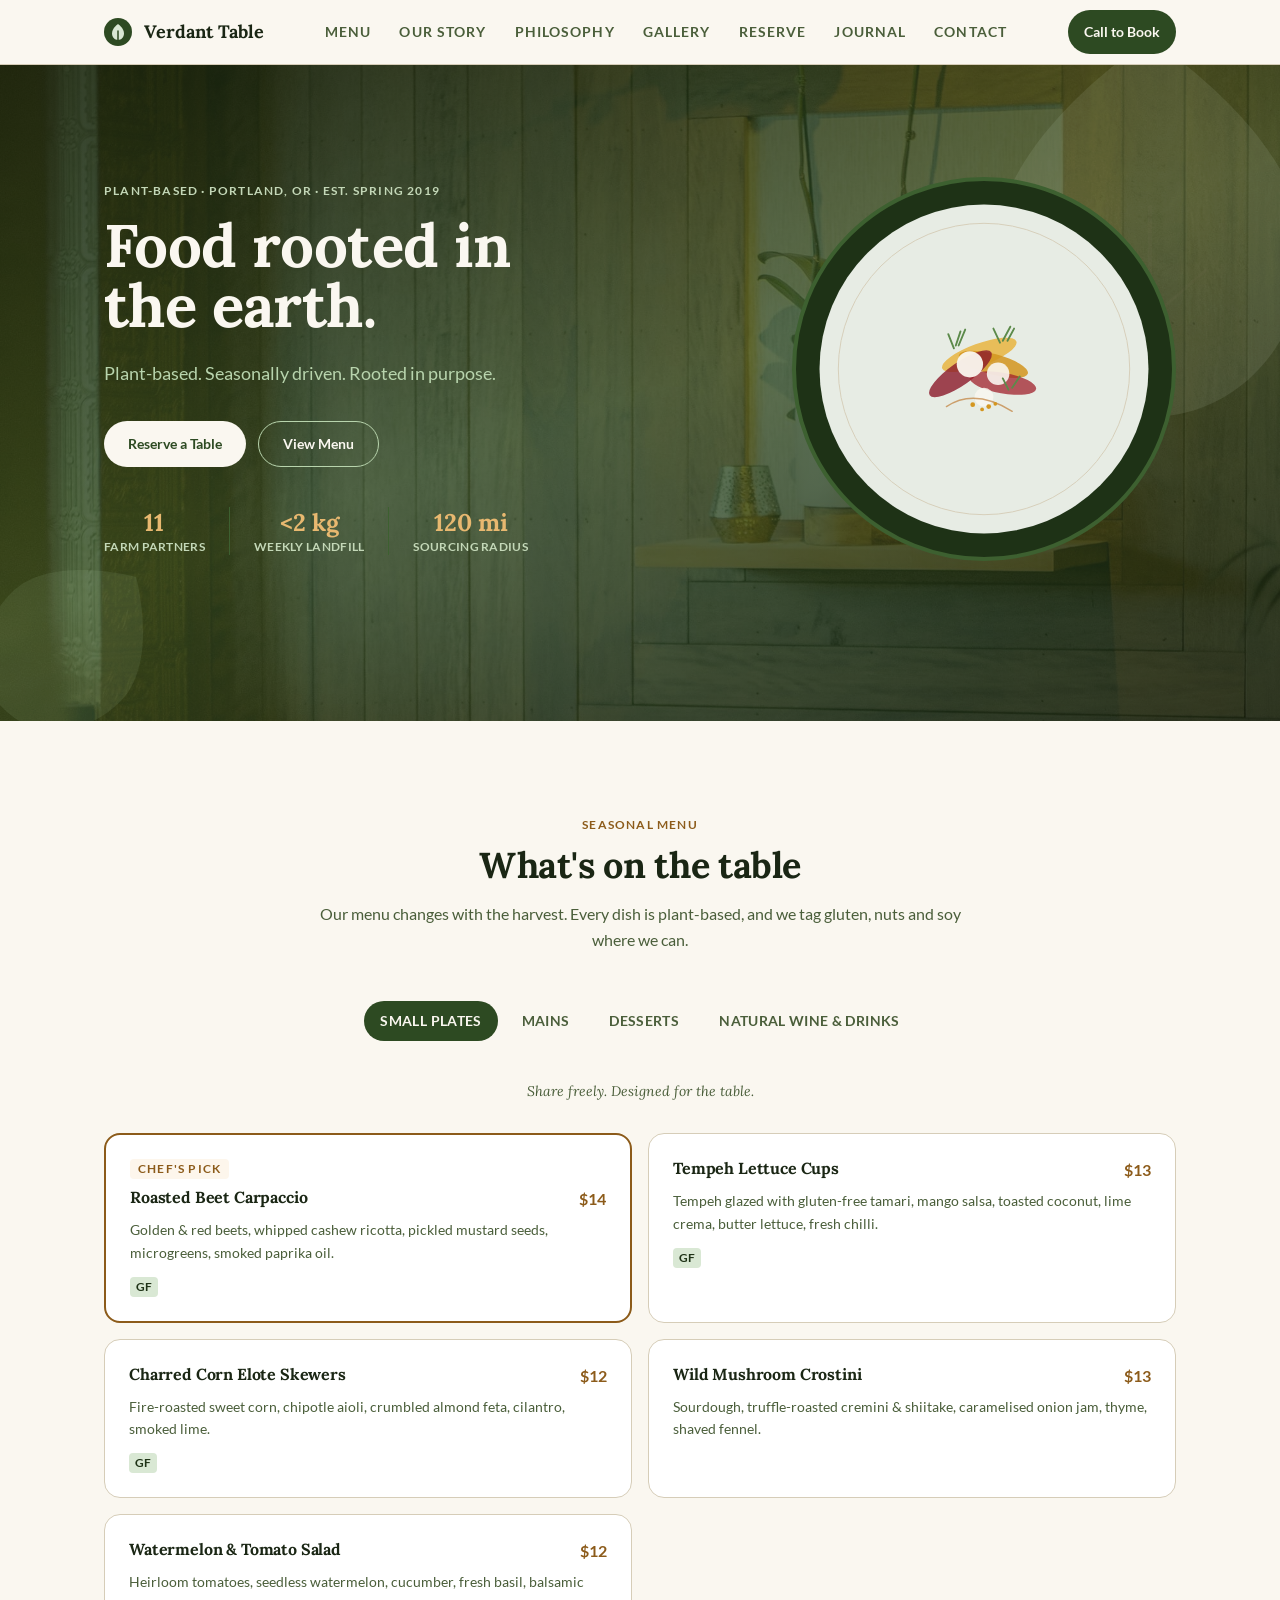
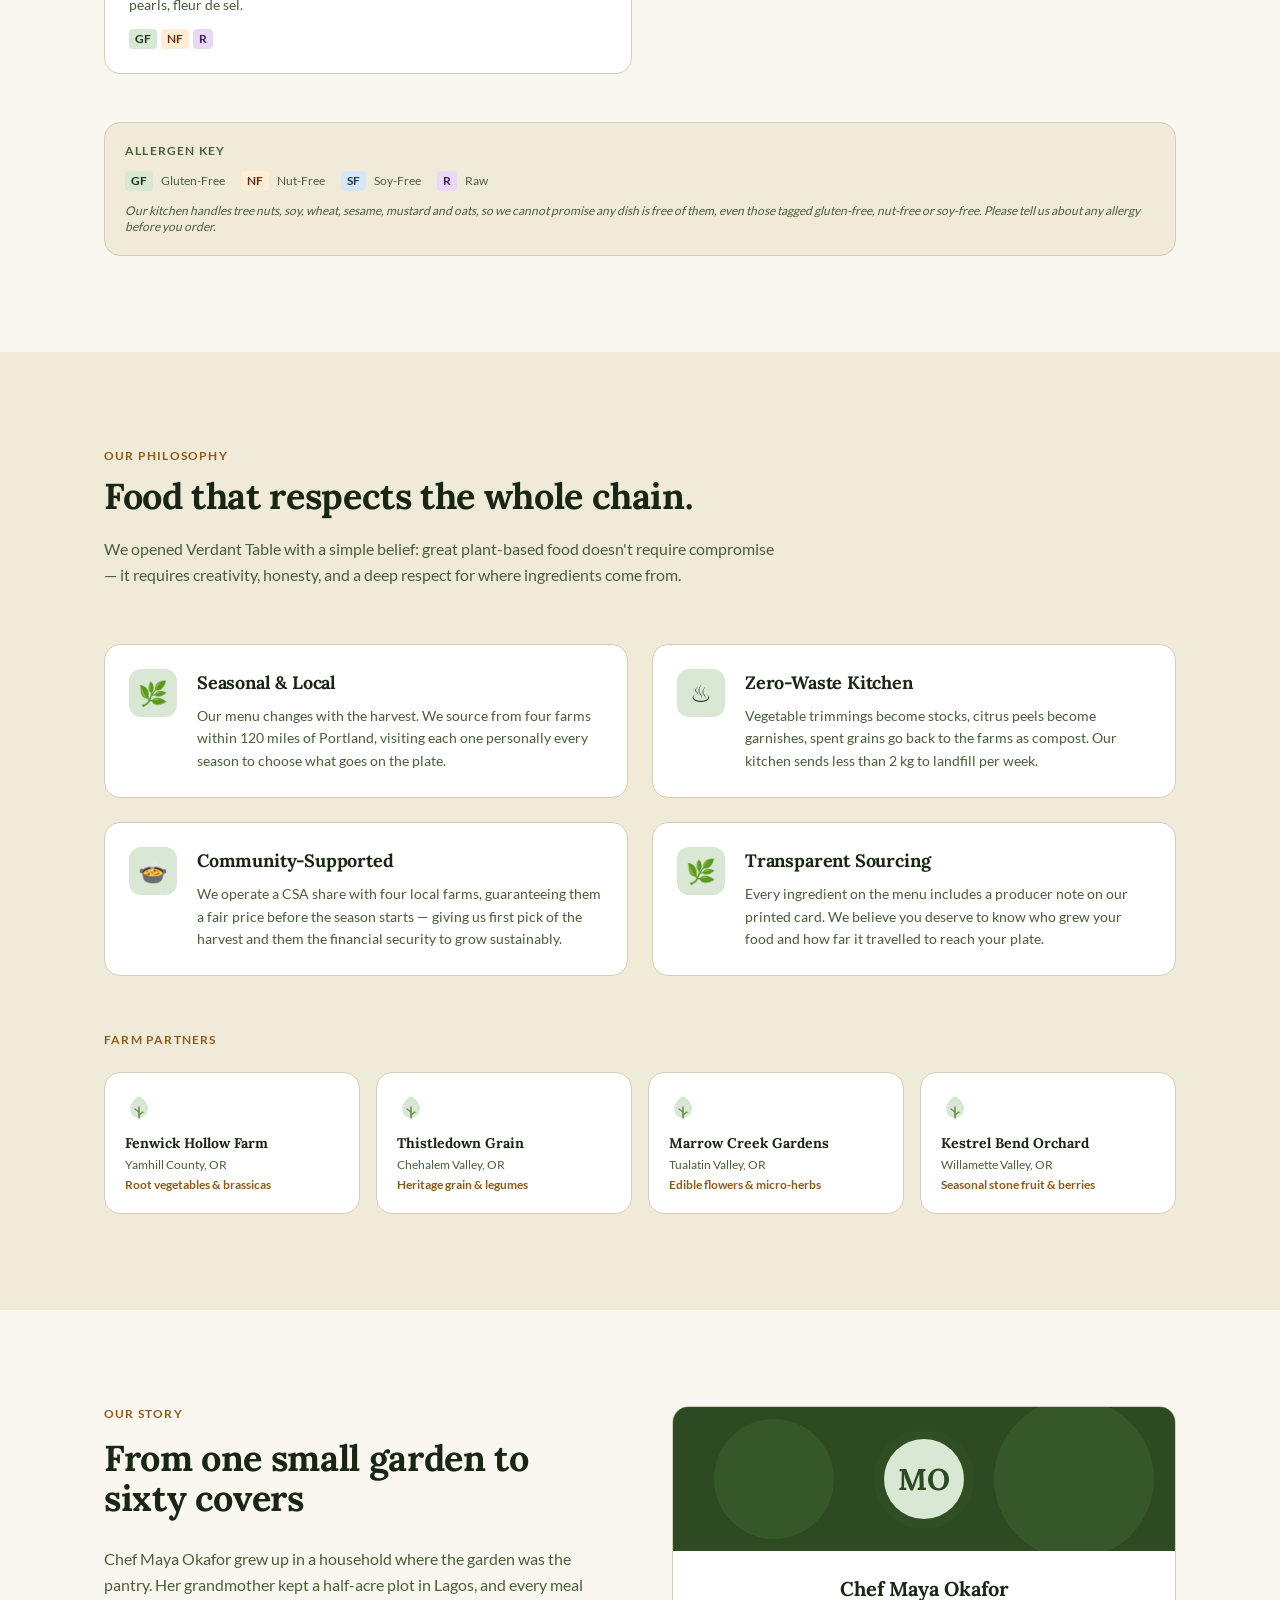
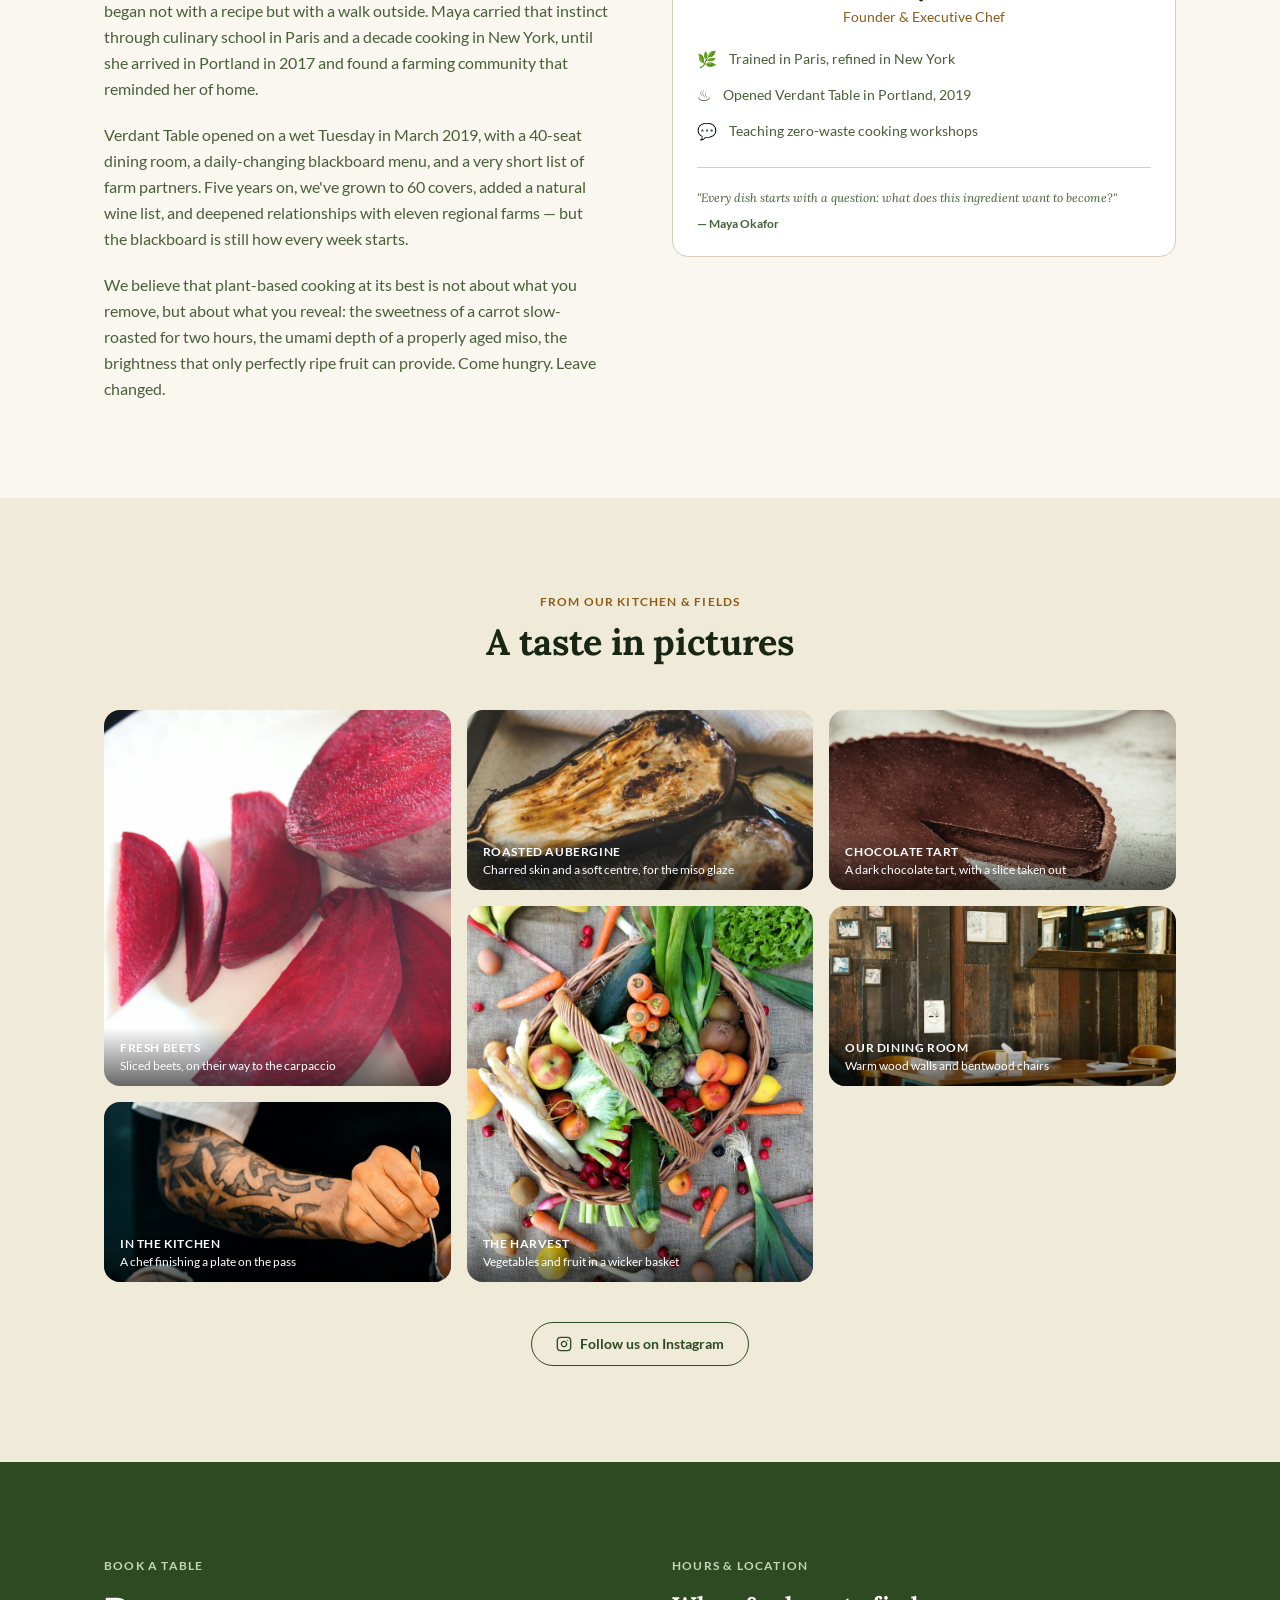
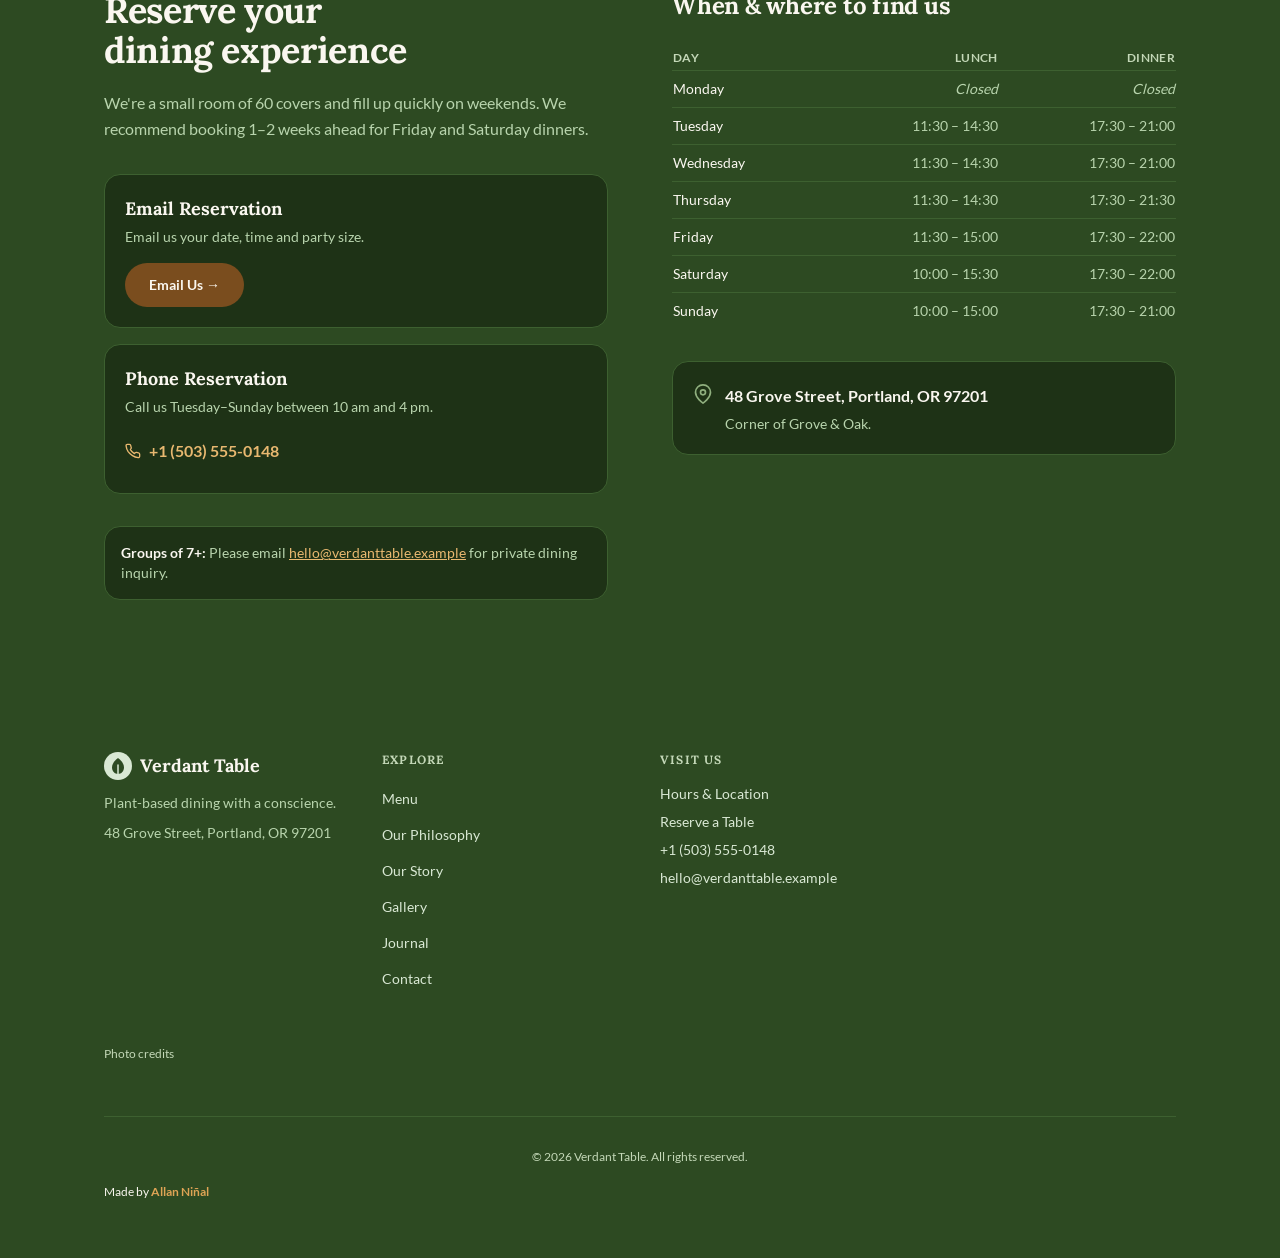
<file: index.html>
<!DOCTYPE html><html lang="en" class="scroll-smooth"> <head><meta charset="utf-8"><meta name="viewport" content="width=device-width, initial-scale=1, viewport-fit=cover"><meta name="theme-color" content="#2D4A22"><title>Verdant Table — Plant-Based Restaurant, Portland OR</title><meta name="description" content="A modern plant-based restaurant in Portland, Oregon. Seasonal tasting menus, natural wine, a zero-waste kitchen and farm-direct sourcing."><link rel="canonical" href="https://example.com/"><meta name="robots" content="index, follow"><meta name="author" content="Verdant Table"><!-- Open Graph --><meta property="og:title" content="Verdant Table — Plant-Based Restaurant, Portland OR"><meta property="og:description" content="A modern plant-based restaurant in Portland, Oregon. Seasonal tasting menus, natural wine, a zero-waste kitchen and farm-direct sourcing."><meta property="og:url" content="https://example.com/"><meta property="og:type" content="restaurant.restaurant"><meta property="og:site_name" content="Verdant Table"><meta property="og:locale" content="en_US"><meta property="og:image" content="https://example.com/og-image.png"><meta property="og:image:type" content="image/png"><meta property="og:image:width" content="1200"><meta property="og:image:height" content="630"><meta property="og:image:alt" content="Verdant Table — Plant-Based Restaurant, Portland OR"><!-- Twitter / X --><meta name="twitter:card" content="summary_large_image"><meta name="twitter:title" content="Verdant Table — Plant-Based Restaurant, Portland OR"><meta name="twitter:description" content="A modern plant-based restaurant in Portland, Oregon. Seasonal tasting menus, natural wine, a zero-waste kitchen and farm-direct sourcing."><meta name="twitter:image" content="https://example.com/og-image.png"><link rel="icon" href="./favicon.svg" type="image/svg+xml"><link rel="apple-touch-icon" href="./favicon.svg"><script type="application/ld+json">{"@context":"https://schema.org","@type":"Restaurant","name":"Verdant Table","description":"A modern plant-based restaurant celebrating seasonal produce, zero-waste cooking, and community-supported sourcing. Every dish tells a story of the land it came from.","url":"https://example.com/","telephone":"+1 (503) 555-0148","email":"hello@verdanttable.example","address":{"@type":"PostalAddress","streetAddress":"48 Grove Street","addressLocality":"Portland","addressRegion":"OR","postalCode":"97201","addressCountry":"US"},"servesCuisine":["Vegan","Plant-Based","Farm-to-Table"],"priceRange":"$$","openingHoursSpecification":[{"@type":"OpeningHoursSpecification","dayOfWeek":["Tuesday","Wednesday","Thursday"],"opens":"11:30","closes":"21:30"},{"@type":"OpeningHoursSpecification","dayOfWeek":["Friday"],"opens":"11:30","closes":"22:00"},{"@type":"OpeningHoursSpecification","dayOfWeek":["Saturday"],"opens":"10:00","closes":"22:00"},{"@type":"OpeningHoursSpecification","dayOfWeek":["Sunday"],"opens":"10:00","closes":"21:00"}],"menu":"https://example.com/#menu","acceptsReservations":true,"image":"https://example.com/og-image.png"}</script><script type="application/ld+json">{"@context":"https://schema.org","@type":"Menu","name":"Verdant Table Menu","description":"Plant-based seasonal menu with small plates, mains, desserts, and natural wine.","hasMenuSection":[{"@type":"MenuSection","name":"Small Plates","description":"Share freely. Designed for the table."},{"@type":"MenuSection","name":"Mains","description":"Seasonal, ingredient-led plates built around the harvest."},{"@type":"MenuSection","name":"Desserts","description":"Sweet endings, all plant-based."},{"@type":"MenuSection","name":"Natural Wine & Drinks","description":"Low-intervention, biodynamic, and organic pours."}]}</script><link rel="stylesheet" href="./assets/index.CVG3BW8h.css"><script type="module">const n=document.querySelectorAll('[role="tab"]'),s=document.querySelectorAll('[role="tabpanel"]');n.forEach(t=>{t.addEventListener("click",()=>{const r=t.getAttribute("data-tab");n.forEach(e=>{e.setAttribute("aria-selected","false")}),t.setAttribute("aria-selected","true"),s.forEach(e=>{e.getAttribute("data-panel")===r?e.classList.remove("hidden"):e.classList.add("hidden")})})});const a=document.getElementById("menu-tabs");a?.addEventListener("keydown",t=>{const r=document.activeElement;if(!r||r.getAttribute("role")!=="tab")return;const e=Array.from(n),l=e.indexOf(r);if(t.key==="ArrowRight"){t.preventDefault();const c=e[(l+1)%e.length];c.focus(),c.click()}else if(t.key==="ArrowLeft"){t.preventDefault();const c=e[(l-1+e.length)%e.length];c.focus(),c.click()}else t.key==="Home"?(t.preventDefault(),e[0].focus(),e[0].click()):t.key==="End"&&(t.preventDefault(),e[e.length-1].focus(),e[e.length-1].click())});
</script></head> <body class="min-h-screen flex flex-col antialiased"> <a href="#main-content" class="sr-only focus:not-sr-only focus:fixed focus:top-4 focus:left-4 focus:z-[100] btn-primary">
Skip to main content
</a> <header class="sticky top-0 z-50" style="background-color: var(--color-bg); border-bottom: 1px solid var(--color-border);" data-astro-cid-ctg3m53h> <div class="container-x" data-astro-cid-ctg3m53h> <div class="flex h-16 items-center justify-between" data-astro-cid-ctg3m53h> <!-- Logo / Brand --> <a href="./index.html" class="flex items-center gap-3 font-display font-bold text-lg" style="color: var(--color-text); min-height: 44px;" data-astro-cid-ctg3m53h> <svg width="28" height="28" viewBox="0 0 28 28" fill="none" aria-hidden="true" xmlns="http://www.w3.org/2000/svg" data-astro-cid-ctg3m53h> <circle cx="14" cy="14" r="14" fill="#2D4A22" data-astro-cid-ctg3m53h></circle> <path d="M14 6C14 6 8 10 8 15.5C8 19.09 10.69 22 14 22C17.31 22 20 19.09 20 15.5C20 10 14 6 14 6Z" fill="#D9E8D4" data-astro-cid-ctg3m53h></path> <path d="M14 22V13" stroke="#2D4A22" stroke-width="1.5" stroke-linecap="round" data-astro-cid-ctg3m53h></path> </svg> <span data-astro-cid-ctg3m53h>Verdant Table</span> </a> <!-- Desktop nav links --> <nav class="hidden lg:flex items-center gap-1" aria-label="Main navigation" data-astro-cid-ctg3m53h> <a href="./menu/index.html" class="nav-link px-3" data-astro-cid-ctg3m53h>Menu</a><a href="./index.html#story" class="nav-link px-3" data-astro-cid-ctg3m53h>Our Story</a><a href="./index.html#philosophy" class="nav-link px-3" data-astro-cid-ctg3m53h>Philosophy</a><a href="./index.html#gallery" class="nav-link px-3" data-astro-cid-ctg3m53h>Gallery</a><a href="./index.html#reservations" class="nav-link px-3" data-astro-cid-ctg3m53h>Reserve</a><a href="./journal/index.html" class="nav-link px-3" data-astro-cid-ctg3m53h>Journal</a><a href="./contact/index.html" class="nav-link px-3" data-astro-cid-ctg3m53h>Contact</a> </nav> <div class="flex items-center gap-2" data-astro-cid-ctg3m53h> <a href="tel:+15035550148" class="btn-primary text-sm" style="padding-left: 1rem; padding-right: 1rem;" data-astro-cid-ctg3m53h>Call to Book</a> <!-- Phone menu: works without JavaScript --> <details class="mobile-menu lg:hidden" data-astro-cid-ctg3m53h> <summary aria-label="Menu" data-astro-cid-ctg3m53h>Menu</summary> <nav aria-label="Mobile navigation" data-astro-cid-ctg3m53h> <a href="./menu/index.html" data-astro-cid-ctg3m53h>Menu</a><a href="./index.html#story" data-astro-cid-ctg3m53h>Our Story</a><a href="./index.html#philosophy" data-astro-cid-ctg3m53h>Philosophy</a><a href="./index.html#gallery" data-astro-cid-ctg3m53h>Gallery</a><a href="./index.html#reservations" data-astro-cid-ctg3m53h>Reserve</a><a href="./journal/index.html" data-astro-cid-ctg3m53h>Journal</a><a href="./contact/index.html" data-astro-cid-ctg3m53h>Contact</a> </nav> </details> </div> </div> </div> </header>  <main id="main-content" class="flex-1">  <section id="hero" aria-labelledby="hero-heading" class="relative overflow-hidden" style="background-color: #2D4A22;"> <!-- Full-bleed restaurant photo with a deep-green overlay for legibility --> <img src="./images/hero.jpg" alt="A potted orchid on a wooden shelf against warm timber walls" width="2000" height="1300" fetchpriority="high" decoding="async" style="position:absolute; inset:0; width:100%; height:100%; object-fit:cover;"> <div aria-hidden="true" style="position:absolute; inset:0; background: linear-gradient(160deg, rgba(20,34,14,0.85) 0%, rgba(45,74,34,0.74) 50%, rgba(20,34,14,0.82) 100%);"></div> <!-- Botanical background pattern (SVG, purely decorative) --> <div class="pointer-events-none absolute inset-0 overflow-hidden" aria-hidden="true"> <!-- Large leaf silhouette, top-right --> <svg class="absolute -top-10 -right-20 w-[420px] h-[420px] opacity-10" viewBox="0 0 300 300" fill="none" xmlns="http://www.w3.org/2000/svg"> <path d="M150 10C150 10 40 80 40 160C40 230 90 280 150 280C210 280 260 230 260 160C260 80 150 10 150 10Z" fill="#D9E8D4"></path> <path d="M150 280V130" stroke="#FAF7F0" stroke-width="3" stroke-linecap="round"></path> <path d="M150 180L110 150" stroke="#FAF7F0" stroke-width="2" stroke-linecap="round"></path> <path d="M150 210L190 175" stroke="#FAF7F0" stroke-width="2" stroke-linecap="round"></path> </svg> <!-- Small leaf bottom-left --> <svg class="absolute -bottom-8 -left-10 w-[220px] h-[220px] opacity-10 rotate-45" viewBox="0 0 200 200" fill="none" xmlns="http://www.w3.org/2000/svg"> <path d="M100 15C100 15 30 55 30 105C30 150 60 185 100 185C140 185 170 150 170 105C170 55 100 15 100 15Z" fill="#B3D1A8"></path> </svg> </div> <div class="container-x relative py-20 lg:py-28"> <div class="grid gap-10 lg:grid-cols-2 lg:gap-16 items-center"> <!-- Text block --> <div> <!-- Eyebrow --> <p class="mb-4 text-xs font-bold uppercase tracking-widest" style="color: #C4D8B8; font-family: 'Lato', sans-serif;">
Plant-Based &middot; Portland, OR &middot; Est. Spring 2019 </p> <!-- Headline --> <h1 id="hero-heading" class="font-display text-4xl sm:text-5xl lg:text-6xl font-bold leading-tight mb-6" style="color: #FAF7F0;">
Food rooted in the&nbsp;earth.
</h1> <!-- Subheadline --> <p class="text-lg leading-relaxed mb-8" style="color: #B8D4AD;"> Plant-based. Seasonally driven. Rooted in purpose. </p> <!-- CTAs --> <div class="flex flex-wrap gap-3"> <a href="./index.html#reservations" class="inline-flex items-center justify-center gap-2 rounded-full px-6 py-3 text-sm font-bold transition-all duration-150" style="background-color: #FAF7F0; color: #2D4A22; font-family: 'Lato', sans-serif; min-height: 44px;">
Reserve a Table
</a> <a href="./index.html#menu" class="inline-flex items-center justify-center gap-2 rounded-full border px-6 py-3 text-sm font-bold transition-all duration-150" style="border-color: #B8D4AD; color: #FAF7F0; font-family: 'Lato', sans-serif; min-height: 44px;">
View Menu
</a> </div> <!-- Micro-facts strip --> <div class="mt-10 flex flex-wrap gap-6"> <div class="text-center"> <p class="font-display font-bold text-2xl" style="color: #E8B870;">11</p> <p class="text-xs font-bold uppercase tracking-wide" style="color: #C4D8B8; font-family: 'Lato', sans-serif;">Farm Partners</p> </div> <div class="w-px" style="background-color: #3D6030;"></div> <div class="text-center"> <p class="font-display font-bold text-2xl" style="color: #E8B870;">&lt;2 kg</p> <p class="text-xs font-bold uppercase tracking-wide" style="color: #C4D8B8; font-family: 'Lato', sans-serif;">Weekly Landfill</p> </div> <div class="w-px" style="background-color: #3D6030;"></div> <div class="text-center"> <p class="font-display font-bold text-2xl" style="color: #E8B870;">120 mi</p> <p class="text-xs font-bold uppercase tracking-wide" style="color: #C4D8B8; font-family: 'Lato', sans-serif;">Sourcing Radius</p> </div> </div> </div> <!-- Hero illustration — botanical plate SVG --> <div class="flex justify-center lg:justify-end" aria-hidden="true"> <div class="relative w-72 h-72 sm:w-80 sm:h-80 lg:w-96 lg:h-96 rounded-full overflow-hidden border-4" style="border-color: #3D6030; background-color: #1E3216;"> <!-- Decorative plate SVG --> <svg class="absolute inset-0 w-full h-full" viewBox="0 0 400 400" fill="none" xmlns="http://www.w3.org/2000/svg" role="img" aria-label="Artistic botanical plate illustration"> <!-- Plate --> <circle cx="200" cy="200" r="175" fill="#F2F6F0" opacity="0.95"></circle> <circle cx="200" cy="200" r="155" stroke="#D6CDB8" stroke-width="1" fill="none"></circle> <!-- Beet carpaccio arrangement --> <!-- Golden beet slices --> <ellipse cx="195" cy="185" rx="42" ry="12" fill="#E8B84B" opacity="0.9" transform="rotate(-20 195 185)"></ellipse> <ellipse cx="210" cy="195" rx="38" ry="11" fill="#D4961F" opacity="0.85" transform="rotate(15 210 195)"></ellipse> <!-- Red beet slices --> <ellipse cx="175" cy="205" rx="40" ry="12" fill="#8B1A2B" opacity="0.8" transform="rotate(-35 175 205)"></ellipse> <ellipse cx="220" cy="215" rx="36" ry="11" fill="#A0222C" opacity="0.75" transform="rotate(10 220 215)"></ellipse> <!-- Cashew ricotta dollops --> <circle cx="185" cy="195" r="14" fill="#FAF7F0" opacity="0.95"></circle> <circle cx="215" cy="205" r="12" fill="#FAF7F0" opacity="0.9"></circle> <circle cx="200" cy="230" r="10" fill="#FAF7F0" opacity="0.85"></circle> <!-- Microgreens scattered --> <path d="M170 175 L175 160 M173 175 L180 158 M168 178 L162 163" stroke="#5C8A4A" stroke-width="2" stroke-linecap="round"></path> <path d="M220 170 L228 155 M225 170 L232 157 M217 172 L210 157" stroke="#5C8A4A" stroke-width="2" stroke-linecap="round"></path> <path d="M230 220 L238 208 M226 222 L220 210" stroke="#5C8A4A" stroke-width="2" stroke-linecap="round"></path> <!-- Drizzle of smoked paprika oil --> <path d="M160 240 Q190 220 230 245" stroke="#C17F3A" stroke-width="1.5" stroke-linecap="round" fill="none" opacity="0.7"></path> <!-- Mustard seed dots --> <circle cx="205" cy="240" r="2.5" fill="#D4961F"></circle> <circle cx="212" cy="237" r="2" fill="#D4961F"></circle> <circle cx="198" cy="243" r="2" fill="#D4961F"></circle> <circle cx="188" cy="238" r="2.5" fill="#D4961F"></circle> </svg> </div> </div> </div> </div> <!-- Wave divider --> <div aria-hidden="true" class="w-full overflow-hidden leading-none" style="height: 48px;"> <svg class="w-full h-full" viewBox="0 0 1440 48" preserveAspectRatio="none" xmlns="http://www.w3.org/2000/svg"> <path d="M0,48 L0,20 Q360,0 720,24 Q1080,48 1440,16 L1440,48 Z" fill="#FAF7F0"></path> </svg> </div> </section> <section id="menu" aria-labelledby="menu-heading" class="py-16 lg:py-24" style="background-color: var(--color-bg);"> <div class="container-x"> <!-- Section header --> <div class="text-center mb-12"> <p class="eyebrow mb-3">Seasonal Menu</p> <h2 id="menu-heading" class="font-display text-3xl sm:text-4xl font-bold mb-4" style="color: var(--color-text);">
What's on the table
</h2> <p class="text-base leading-relaxed max-w-2xl mx-auto" style="color: var(--color-text-muted);">
Our menu changes with the harvest. Every dish is plant-based, and we tag gluten, nuts and soy where we can.
</p> </div> <!-- Tab navigation --> <div class="flex flex-wrap justify-center gap-2 mb-10" role="tablist" aria-label="Menu categories" id="menu-tabs"> <button role="tab" aria-selected="true" aria-controls="tab-panel-small-plates" id="tab-small-plates" class="tab-btn" data-tab="small-plates" type="button"> Small Plates </button><button role="tab" aria-selected="false" aria-controls="tab-panel-mains" id="tab-mains" class="tab-btn" data-tab="mains" type="button"> Mains </button><button role="tab" aria-selected="false" aria-controls="tab-panel-desserts" id="tab-desserts" class="tab-btn" data-tab="desserts" type="button"> Desserts </button><button role="tab" aria-selected="false" aria-controls="tab-panel-natural-wine" id="tab-natural-wine" class="tab-btn" data-tab="natural-wine" type="button"> Natural Wine &amp; Drinks </button> </div> <!-- Tab panels --> <div id="tab-panel-small-plates" role="tabpanel" aria-labelledby="tab-small-plates" class="" data-panel="small-plates"> <p class="text-center text-sm italic mb-8" style="color: var(--color-text-subtle); font-family: 'Lora', serif;"> Share freely. Designed for the table. </p> <div class="grid gap-4 sm:grid-cols-2 lg:grid-cols-2"> <article class="card flex flex-col gap-2" style="border-color: var(--color-accent); border-width: 2px;"> <span class="self-start text-xs font-bold uppercase tracking-widest px-2 py-0.5 rounded" style="background-color: var(--color-accent-light); color: var(--color-accent); font-family: 'Lato', sans-serif;">
Chef's Pick
</span> <div class="flex items-start justify-between gap-2"> <h3 class="font-display font-bold text-base leading-tight" style="color: var(--color-text);"> Roasted Beet Carpaccio </h3> <span class="font-bold text-base whitespace-nowrap shrink-0" style="color: var(--color-accent);"> $14 </span> </div> <p class="text-sm leading-relaxed" style="color: var(--color-text-muted);"> Golden &amp; red beets, whipped cashew ricotta, pickled mustard seeds, microgreens, smoked paprika oil. </p> <div class="flex flex-wrap gap-1 mt-1"> <span class="allergen-tag tag-gf" title="Gluten-Free"> GF </span> </div> </article><article class="card flex flex-col gap-2" style="">  <div class="flex items-start justify-between gap-2"> <h3 class="font-display font-bold text-base leading-tight" style="color: var(--color-text);"> Tempeh Lettuce Cups </h3> <span class="font-bold text-base whitespace-nowrap shrink-0" style="color: var(--color-accent);"> $13 </span> </div> <p class="text-sm leading-relaxed" style="color: var(--color-text-muted);"> Tempeh glazed with gluten-free tamari, mango salsa, toasted coconut, lime crema, butter lettuce, fresh chilli. </p> <div class="flex flex-wrap gap-1 mt-1"> <span class="allergen-tag tag-gf" title="Gluten-Free"> GF </span> </div> </article><article class="card flex flex-col gap-2" style="">  <div class="flex items-start justify-between gap-2"> <h3 class="font-display font-bold text-base leading-tight" style="color: var(--color-text);"> Charred Corn Elote Skewers </h3> <span class="font-bold text-base whitespace-nowrap shrink-0" style="color: var(--color-accent);"> $12 </span> </div> <p class="text-sm leading-relaxed" style="color: var(--color-text-muted);"> Fire-roasted sweet corn, chipotle aioli, crumbled almond feta, cilantro, smoked lime. </p> <div class="flex flex-wrap gap-1 mt-1"> <span class="allergen-tag tag-gf" title="Gluten-Free"> GF </span> </div> </article><article class="card flex flex-col gap-2" style="">  <div class="flex items-start justify-between gap-2"> <h3 class="font-display font-bold text-base leading-tight" style="color: var(--color-text);"> Wild Mushroom Crostini </h3> <span class="font-bold text-base whitespace-nowrap shrink-0" style="color: var(--color-accent);"> $13 </span> </div> <p class="text-sm leading-relaxed" style="color: var(--color-text-muted);"> Sourdough, truffle-roasted cremini &amp; shiitake, caramelised onion jam, thyme, shaved fennel. </p>  </article><article class="card flex flex-col gap-2" style="">  <div class="flex items-start justify-between gap-2"> <h3 class="font-display font-bold text-base leading-tight" style="color: var(--color-text);"> Watermelon &amp; Tomato Salad </h3> <span class="font-bold text-base whitespace-nowrap shrink-0" style="color: var(--color-accent);"> $12 </span> </div> <p class="text-sm leading-relaxed" style="color: var(--color-text-muted);"> Heirloom tomatoes, seedless watermelon, cucumber, fresh basil, balsamic pearls, fleur de sel. </p> <div class="flex flex-wrap gap-1 mt-1"> <span class="allergen-tag tag-gf" title="Gluten-Free"> GF </span><span class="allergen-tag tag-nf" title="Nut-Free"> NF </span><span class="allergen-tag tag-r" title="Raw"> R </span> </div> </article> </div> </div><div id="tab-panel-mains" role="tabpanel" aria-labelledby="tab-mains" class="hidden" data-panel="mains"> <p class="text-center text-sm italic mb-8" style="color: var(--color-text-subtle); font-family: 'Lora', serif;"> Seasonal, ingredient-led plates built around the harvest. </p> <div class="grid gap-4 sm:grid-cols-2 lg:grid-cols-2"> <article class="card flex flex-col gap-2" style="border-color: var(--color-accent); border-width: 2px;"> <span class="self-start text-xs font-bold uppercase tracking-widest px-2 py-0.5 rounded" style="background-color: var(--color-accent-light); color: var(--color-accent); font-family: 'Lato', sans-serif;">
Chef's Pick
</span> <div class="flex items-start justify-between gap-2"> <h3 class="font-display font-bold text-base leading-tight" style="color: var(--color-text);"> Black Lentil Dal </h3> <span class="font-bold text-base whitespace-nowrap shrink-0" style="color: var(--color-accent);"> $24 </span> </div> <p class="text-sm leading-relaxed" style="color: var(--color-text-muted);"> Slow-cooked beluga lentils, roasted tomato, coconut cream, toasted cumin, served with saffron basmati and charred flatbread. </p> <div class="flex flex-wrap gap-1 mt-1"> <span class="allergen-tag tag-nf" title="Nut-Free"> NF </span><span class="allergen-tag tag-sf" title="Soy-Free"> SF </span> </div> </article><article class="card flex flex-col gap-2" style="">  <div class="flex items-start justify-between gap-2"> <h3 class="font-display font-bold text-base leading-tight" style="color: var(--color-text);"> Celeriac Schnitzel </h3> <span class="font-bold text-base whitespace-nowrap shrink-0" style="color: var(--color-accent);"> $26 </span> </div> <p class="text-sm leading-relaxed" style="color: var(--color-text-muted);"> Herb-crusted celeriac steak, lemon-caper butter, pea &amp; mint smash, pickled red cabbage, dill oil. </p> <div class="flex flex-wrap gap-1 mt-1"> <span class="allergen-tag tag-nf" title="Nut-Free"> NF </span> </div> </article><article class="card flex flex-col gap-2" style="">  <div class="flex items-start justify-between gap-2"> <h3 class="font-display font-bold text-base leading-tight" style="color: var(--color-text);"> Roasted Cauliflower Steak </h3> <span class="font-bold text-base whitespace-nowrap shrink-0" style="color: var(--color-accent);"> $25 </span> </div> <p class="text-sm leading-relaxed" style="color: var(--color-text-muted);"> Whole-roasted cauliflower, chermoula, beluga lentil base, harissa-roasted chickpeas, pomegranate molasses. </p> <div class="flex flex-wrap gap-1 mt-1"> <span class="allergen-tag tag-gf" title="Gluten-Free"> GF </span><span class="allergen-tag tag-nf" title="Nut-Free"> NF </span><span class="allergen-tag tag-sf" title="Soy-Free"> SF </span> </div> </article><article class="card flex flex-col gap-2" style="">  <div class="flex items-start justify-between gap-2"> <h3 class="font-display font-bold text-base leading-tight" style="color: var(--color-text);"> Garden Risotto </h3> <span class="font-bold text-base whitespace-nowrap shrink-0" style="color: var(--color-accent);"> $23 </span> </div> <p class="text-sm leading-relaxed" style="color: var(--color-text-muted);"> Arborio rice, asparagus, English peas, sorrel pesto, spring onion, nutritional yeast, lemon zest. </p> <div class="flex flex-wrap gap-1 mt-1"> <span class="allergen-tag tag-gf" title="Gluten-Free"> GF </span><span class="allergen-tag tag-sf" title="Soy-Free"> SF </span> </div> </article><article class="card flex flex-col gap-2" style="">  <div class="flex items-start justify-between gap-2"> <h3 class="font-display font-bold text-base leading-tight" style="color: var(--color-text);"> Smoked Jackfruit Tacos </h3> <span class="font-bold text-base whitespace-nowrap shrink-0" style="color: var(--color-accent);"> $22 </span> </div> <p class="text-sm leading-relaxed" style="color: var(--color-text-muted);"> Three corn tacos, chipotle-braised jackfruit, avocado crema, pickled jalapeño, cabbage slaw, street salsa. </p> <div class="flex flex-wrap gap-1 mt-1"> <span class="allergen-tag tag-gf" title="Gluten-Free"> GF </span><span class="allergen-tag tag-nf" title="Nut-Free"> NF </span><span class="allergen-tag tag-sf" title="Soy-Free"> SF </span> </div> </article><article class="card flex flex-col gap-2" style="">  <div class="flex items-start justify-between gap-2"> <h3 class="font-display font-bold text-base leading-tight" style="color: var(--color-text);"> Miso-Glazed Aubergine </h3> <span class="font-bold text-base whitespace-nowrap shrink-0" style="color: var(--color-accent);"> $24 </span> </div> <p class="text-sm leading-relaxed" style="color: var(--color-text-muted);"> Whole aubergine, white miso glaze, sesame, pickled cucumber, black rice, shiso, crispy shallots. </p> <div class="flex flex-wrap gap-1 mt-1"> <span class="allergen-tag tag-nf" title="Nut-Free"> NF </span> </div> </article> </div> </div><div id="tab-panel-desserts" role="tabpanel" aria-labelledby="tab-desserts" class="hidden" data-panel="desserts"> <p class="text-center text-sm italic mb-8" style="color: var(--color-text-subtle); font-family: 'Lora', serif;"> Sweet endings, all plant-based. </p> <div class="grid gap-4 sm:grid-cols-2 lg:grid-cols-2"> <article class="card flex flex-col gap-2" style="border-color: var(--color-accent); border-width: 2px;"> <span class="self-start text-xs font-bold uppercase tracking-widest px-2 py-0.5 rounded" style="background-color: var(--color-accent-light); color: var(--color-accent); font-family: 'Lato', sans-serif;">
Chef's Pick
</span> <div class="flex items-start justify-between gap-2"> <h3 class="font-display font-bold text-base leading-tight" style="color: var(--color-text);"> Dark Chocolate Tart </h3> <span class="font-bold text-base whitespace-nowrap shrink-0" style="color: var(--color-accent);"> $12 </span> </div> <p class="text-sm leading-relaxed" style="color: var(--color-text-muted);"> Hazelnut crust, 70% cacao ganache, fleur de sel, raspberry coulis, candied orange. </p> <div class="flex flex-wrap gap-1 mt-1"> <span class="allergen-tag tag-gf" title="Gluten-Free"> GF </span> </div> </article><article class="card flex flex-col gap-2" style="">  <div class="flex items-start justify-between gap-2"> <h3 class="font-display font-bold text-base leading-tight" style="color: var(--color-text);"> Coconut Panna Cotta </h3> <span class="font-bold text-base whitespace-nowrap shrink-0" style="color: var(--color-accent);"> $11 </span> </div> <p class="text-sm leading-relaxed" style="color: var(--color-text-muted);"> Coconut cream set with agar, passion fruit curd, toasted coconut flakes, lime zest. </p> <div class="flex flex-wrap gap-1 mt-1"> <span class="allergen-tag tag-gf" title="Gluten-Free"> GF </span><span class="allergen-tag tag-nf" title="Nut-Free"> NF </span><span class="allergen-tag tag-sf" title="Soy-Free"> SF </span> </div> </article><article class="card flex flex-col gap-2" style="">  <div class="flex items-start justify-between gap-2"> <h3 class="font-display font-bold text-base leading-tight" style="color: var(--color-text);"> Seasonal Fruit Crumble </h3> <span class="font-bold text-base whitespace-nowrap shrink-0" style="color: var(--color-accent);"> $13 </span> </div> <p class="text-sm leading-relaxed" style="color: var(--color-text-muted);"> Rotating seasonal stone fruit or berry filling, oat &amp; almond crumble, vanilla oat cream. </p>  </article><article class="card flex flex-col gap-2" style="">  <div class="flex items-start justify-between gap-2"> <h3 class="font-display font-bold text-base leading-tight" style="color: var(--color-text);"> Affogato (Oat) </h3> <span class="font-bold text-base whitespace-nowrap shrink-0" style="color: var(--color-accent);"> $9 </span> </div> <p class="text-sm leading-relaxed" style="color: var(--color-text-muted);"> Oat-milk vanilla gelato, double espresso shot, dark chocolate shavings. </p> <div class="flex flex-wrap gap-1 mt-1"> <span class="allergen-tag tag-nf" title="Nut-Free"> NF </span><span class="allergen-tag tag-sf" title="Soy-Free"> SF </span> </div> </article> </div> </div><div id="tab-panel-natural-wine" role="tabpanel" aria-labelledby="tab-natural-wine" class="hidden" data-panel="natural-wine"> <p class="text-center text-sm italic mb-8" style="color: var(--color-text-subtle); font-family: 'Lora', serif;"> Low-intervention, biodynamic, and organic pours. Ask our team for the seasonal selection. </p> <div class="grid gap-4 sm:grid-cols-2 lg:grid-cols-2"> <article class="card flex flex-col gap-2" style="">  <div class="flex items-start justify-between gap-2"> <h3 class="font-display font-bold text-base leading-tight" style="color: var(--color-text);"> Pét-Nat Blanc </h3> <span class="font-bold text-base whitespace-nowrap shrink-0" style="color: var(--color-accent);"> $14 / glass · $58 / bottle </span> </div> <p class="text-sm leading-relaxed" style="color: var(--color-text-muted);"> Méthode ancestrale sparkling. Chenin Blanc. Loire Valley, France. Lively, floral, bone-dry. </p> <div class="flex flex-wrap gap-1 mt-1"> <span class="allergen-tag tag-nf" title="Nut-Free"> NF </span><span class="allergen-tag tag-sf" title="Soy-Free"> SF </span> </div> </article><article class="card flex flex-col gap-2" style="">  <div class="flex items-start justify-between gap-2"> <h3 class="font-display font-bold text-base leading-tight" style="color: var(--color-text);"> Orange Wine </h3> <span class="font-bold text-base whitespace-nowrap shrink-0" style="color: var(--color-accent);"> $15 / glass · $62 / bottle </span> </div> <p class="text-sm leading-relaxed" style="color: var(--color-text-muted);"> Skin-contact Pinot Grigio. Friuli, Italy. Amber hue, dried apricot, tannic finish. </p> <div class="flex flex-wrap gap-1 mt-1"> <span class="allergen-tag tag-nf" title="Nut-Free"> NF </span><span class="allergen-tag tag-sf" title="Soy-Free"> SF </span> </div> </article><article class="card flex flex-col gap-2" style="">  <div class="flex items-start justify-between gap-2"> <h3 class="font-display font-bold text-base leading-tight" style="color: var(--color-text);"> Biodynamic Red </h3> <span class="font-bold text-base whitespace-nowrap shrink-0" style="color: var(--color-accent);"> $16 / glass · $66 / bottle </span> </div> <p class="text-sm leading-relaxed" style="color: var(--color-text-muted);"> Grenache blend. Rhône, France. Spice, red berry, earthy minerality. Light-to-medium body. </p> <div class="flex flex-wrap gap-1 mt-1"> <span class="allergen-tag tag-nf" title="Nut-Free"> NF </span><span class="allergen-tag tag-sf" title="Soy-Free"> SF </span> </div> </article><article class="card flex flex-col gap-2" style="">  <div class="flex items-start justify-between gap-2"> <h3 class="font-display font-bold text-base leading-tight" style="color: var(--color-text);"> Kombucha Flight </h3> <span class="font-bold text-base whitespace-nowrap shrink-0" style="color: var(--color-accent);"> $10 </span> </div> <p class="text-sm leading-relaxed" style="color: var(--color-text-muted);"> Three 60 ml pours of our in-house rotating seasonal kombucha — current flavours change weekly. </p> <div class="flex flex-wrap gap-1 mt-1"> <span class="allergen-tag tag-gf" title="Gluten-Free"> GF </span><span class="allergen-tag tag-nf" title="Nut-Free"> NF </span><span class="allergen-tag tag-sf" title="Soy-Free"> SF </span> </div> </article><article class="card flex flex-col gap-2" style="">  <div class="flex items-start justify-between gap-2"> <h3 class="font-display font-bold text-base leading-tight" style="color: var(--color-text);"> Botanical Spritz </h3> <span class="font-bold text-base whitespace-nowrap shrink-0" style="color: var(--color-accent);"> $8 </span> </div> <p class="text-sm leading-relaxed" style="color: var(--color-text-muted);"> Elderflower, cucumber, fresh mint, lime, sparkling water, zero alcohol. </p> <div class="flex flex-wrap gap-1 mt-1"> <span class="allergen-tag tag-gf" title="Gluten-Free"> GF </span><span class="allergen-tag tag-nf" title="Nut-Free"> NF </span><span class="allergen-tag tag-sf" title="Soy-Free"> SF </span><span class="allergen-tag tag-r" title="Raw"> R </span> </div> </article> </div> </div> <!-- Allergen legend --> <div class="mt-12 rounded-2xl border p-5" style="border-color: var(--color-border); background-color: var(--color-surface-2);"> <p class="text-xs font-bold uppercase tracking-widest mb-3" style="color: var(--color-text-muted); font-family: 'Lato', sans-serif;">Allergen Key</p> <div class="flex flex-wrap gap-4"> <div class="flex items-center gap-2"> <span class="allergen-tag tag-gf">GF</span> <span class="text-xs" style="color: var(--color-text-muted);" title="Contains no wheat, barley, rye or oats. Cross-contamination possible in our kitchen — inform your server if you have coeliac disease.">Gluten-Free</span> </div><div class="flex items-center gap-2"> <span class="allergen-tag tag-nf">NF</span> <span class="text-xs" style="color: var(--color-text-muted);" title="Contains no tree nuts or peanuts in its ingredients.">Nut-Free</span> </div><div class="flex items-center gap-2"> <span class="allergen-tag tag-sf">SF</span> <span class="text-xs" style="color: var(--color-text-muted);" title="Made without soy or soy-derived ingredients.">Soy-Free</span> </div><div class="flex items-center gap-2"> <span class="allergen-tag tag-r">R</span> <span class="text-xs" style="color: var(--color-text-muted);" title="Served uncooked or only lightly warmed.">Raw</span> </div> </div> <p class="mt-3 text-xs italic" style="color: var(--color-text-subtle);"> Our kitchen handles tree nuts, soy, wheat, sesame, mustard and oats, so we cannot promise any dish is free of them, even those tagged gluten-free, nut-free or soy-free. Please tell us about any allergy before you order. </p> </div> </div> </section>  <section id="philosophy" aria-labelledby="philosophy-heading" class="py-16 lg:py-24" style="background-color: var(--color-surface-2);"> <div class="container-x"> <!-- Header --> <div class="max-w-2xl mb-14"> <p class="eyebrow mb-3">Our Philosophy</p> <h2 id="philosophy-heading" class="font-display text-3xl sm:text-4xl font-bold mb-5" style="color: var(--color-text);"> Food that respects the whole chain. </h2> <p class="text-base leading-relaxed" style="color: var(--color-text-muted);"> We opened Verdant Table with a simple belief: great plant-based food doesn&#39;t require compromise — it requires creativity, honesty, and a deep respect for where ingredients come from. </p> </div> <!-- Pillars grid --> <div class="grid gap-6 sm:grid-cols-2"> <div class="card flex gap-5"> <div class="shrink-0 flex h-12 w-12 items-center justify-center rounded-xl text-2xl" style="background-color: var(--color-moss-light);" aria-hidden="true"> <span>&#127807;</span> </div> <div> <h3 class="font-display font-bold text-lg mb-2" style="color: var(--color-text);"> Seasonal &amp; Local </h3> <p class="text-sm leading-relaxed" style="color: var(--color-text-muted);"> Our menu changes with the harvest. We source from four farms within 120 miles of Portland, visiting each one personally every season to choose what goes on the plate. </p> </div> </div><div class="card flex gap-5"> <div class="shrink-0 flex h-12 w-12 items-center justify-center rounded-xl text-2xl" style="background-color: var(--color-moss-light);" aria-hidden="true"> <span>&#9832;</span> </div> <div> <h3 class="font-display font-bold text-lg mb-2" style="color: var(--color-text);"> Zero-Waste Kitchen </h3> <p class="text-sm leading-relaxed" style="color: var(--color-text-muted);"> Vegetable trimmings become stocks, citrus peels become garnishes, spent grains go back to the farms as compost. Our kitchen sends less than 2 kg to landfill per week. </p> </div> </div><div class="card flex gap-5"> <div class="shrink-0 flex h-12 w-12 items-center justify-center rounded-xl text-2xl" style="background-color: var(--color-moss-light);" aria-hidden="true"> <span>&#127858;</span> </div> <div> <h3 class="font-display font-bold text-lg mb-2" style="color: var(--color-text);"> Community-Supported </h3> <p class="text-sm leading-relaxed" style="color: var(--color-text-muted);"> We operate a CSA share with four local farms, guaranteeing them a fair price before the season starts — giving us first pick of the harvest and them the financial security to grow sustainably. </p> </div> </div><div class="card flex gap-5"> <div class="shrink-0 flex h-12 w-12 items-center justify-center rounded-xl text-2xl" style="background-color: var(--color-moss-light);" aria-hidden="true"> <span>&#127807;</span> </div> <div> <h3 class="font-display font-bold text-lg mb-2" style="color: var(--color-text);"> Transparent Sourcing </h3> <p class="text-sm leading-relaxed" style="color: var(--color-text-muted);"> Every ingredient on the menu includes a producer note on our printed card. We believe you deserve to know who grew your food and how far it travelled to reach your plate. </p> </div> </div> </div> <!-- Farm partners --> <div class="mt-14"> <p class="eyebrow mb-6">Farm Partners</p> <div class="grid gap-4 sm:grid-cols-2 lg:grid-cols-4"> <div class="rounded-2xl border p-5" style="background-color: var(--color-surface); border-color: var(--color-border);"> <!-- Farm leaf icon --> <div class="mb-3" aria-hidden="true"> <svg width="28" height="28" viewBox="0 0 28 28" fill="none" xmlns="http://www.w3.org/2000/svg"> <path d="M14 3C14 3 5 8 5 15.5C5 20.7 9.03 25 14 25C18.97 25 23 20.7 23 15.5C23 8 14 3 14 3Z" fill="#D9E8D4"></path> <path d="M14 25V14" stroke="#5C8A4A" stroke-width="1.5" stroke-linecap="round"></path> <path d="M14 19L10 16" stroke="#5C8A4A" stroke-width="1.2" stroke-linecap="round"></path> <path d="M14 22L18 19" stroke="#5C8A4A" stroke-width="1.2" stroke-linecap="round"></path> </svg> </div> <p class="font-display font-bold text-sm mb-1" style="color: var(--color-text);">Fenwick Hollow Farm</p> <p class="text-xs mb-1" style="color: var(--color-text-subtle);">Yamhill County, OR</p> <p class="text-xs font-semibold" style="color: var(--color-accent);">Root vegetables &amp; brassicas</p> </div><div class="rounded-2xl border p-5" style="background-color: var(--color-surface); border-color: var(--color-border);"> <!-- Farm leaf icon --> <div class="mb-3" aria-hidden="true"> <svg width="28" height="28" viewBox="0 0 28 28" fill="none" xmlns="http://www.w3.org/2000/svg"> <path d="M14 3C14 3 5 8 5 15.5C5 20.7 9.03 25 14 25C18.97 25 23 20.7 23 15.5C23 8 14 3 14 3Z" fill="#D9E8D4"></path> <path d="M14 25V14" stroke="#5C8A4A" stroke-width="1.5" stroke-linecap="round"></path> <path d="M14 19L10 16" stroke="#5C8A4A" stroke-width="1.2" stroke-linecap="round"></path> <path d="M14 22L18 19" stroke="#5C8A4A" stroke-width="1.2" stroke-linecap="round"></path> </svg> </div> <p class="font-display font-bold text-sm mb-1" style="color: var(--color-text);">Thistledown Grain</p> <p class="text-xs mb-1" style="color: var(--color-text-subtle);">Chehalem Valley, OR</p> <p class="text-xs font-semibold" style="color: var(--color-accent);">Heritage grain &amp; legumes</p> </div><div class="rounded-2xl border p-5" style="background-color: var(--color-surface); border-color: var(--color-border);"> <!-- Farm leaf icon --> <div class="mb-3" aria-hidden="true"> <svg width="28" height="28" viewBox="0 0 28 28" fill="none" xmlns="http://www.w3.org/2000/svg"> <path d="M14 3C14 3 5 8 5 15.5C5 20.7 9.03 25 14 25C18.97 25 23 20.7 23 15.5C23 8 14 3 14 3Z" fill="#D9E8D4"></path> <path d="M14 25V14" stroke="#5C8A4A" stroke-width="1.5" stroke-linecap="round"></path> <path d="M14 19L10 16" stroke="#5C8A4A" stroke-width="1.2" stroke-linecap="round"></path> <path d="M14 22L18 19" stroke="#5C8A4A" stroke-width="1.2" stroke-linecap="round"></path> </svg> </div> <p class="font-display font-bold text-sm mb-1" style="color: var(--color-text);">Marrow Creek Gardens</p> <p class="text-xs mb-1" style="color: var(--color-text-subtle);">Tualatin Valley, OR</p> <p class="text-xs font-semibold" style="color: var(--color-accent);">Edible flowers &amp; micro-herbs</p> </div><div class="rounded-2xl border p-5" style="background-color: var(--color-surface); border-color: var(--color-border);"> <!-- Farm leaf icon --> <div class="mb-3" aria-hidden="true"> <svg width="28" height="28" viewBox="0 0 28 28" fill="none" xmlns="http://www.w3.org/2000/svg"> <path d="M14 3C14 3 5 8 5 15.5C5 20.7 9.03 25 14 25C18.97 25 23 20.7 23 15.5C23 8 14 3 14 3Z" fill="#D9E8D4"></path> <path d="M14 25V14" stroke="#5C8A4A" stroke-width="1.5" stroke-linecap="round"></path> <path d="M14 19L10 16" stroke="#5C8A4A" stroke-width="1.2" stroke-linecap="round"></path> <path d="M14 22L18 19" stroke="#5C8A4A" stroke-width="1.2" stroke-linecap="round"></path> </svg> </div> <p class="font-display font-bold text-sm mb-1" style="color: var(--color-text);">Kestrel Bend Orchard</p> <p class="text-xs mb-1" style="color: var(--color-text-subtle);">Willamette Valley, OR</p> <p class="text-xs font-semibold" style="color: var(--color-accent);">Seasonal stone fruit &amp; berries</p> </div> </div> </div> </div> </section> <section id="story" aria-labelledby="story-heading" class="py-16 lg:py-24" style="background-color: var(--color-bg);"> <div class="container-x"> <div class="grid gap-12 lg:grid-cols-2 lg:gap-16 items-start"> <!-- Story text --> <div> <p class="eyebrow mb-4">Our Story</p> <h2 id="story-heading" class="font-display text-3xl sm:text-4xl font-bold mb-7" style="color: var(--color-text);"> From one small garden to sixty covers </h2> <div class="space-y-5"> <p class="text-base leading-relaxed" style="color: var(--color-text-muted);">Chef Maya Okafor grew up in a household where the garden was the pantry. Her grandmother kept a half-acre plot in Lagos, and every meal began not with a recipe but with a walk outside. Maya carried that instinct through culinary school in Paris and a decade cooking in New York, until she arrived in Portland in 2017 and found a farming community that reminded her of home.</p><p class="text-base leading-relaxed" style="color: var(--color-text-muted);">Verdant Table opened on a wet Tuesday in March 2019, with a 40-seat dining room, a daily-changing blackboard menu, and a very short list of farm partners. Five years on, we&#39;ve grown to 60 covers, added a natural wine list, and deepened relationships with eleven regional farms — but the blackboard is still how every week starts.</p><p class="text-base leading-relaxed" style="color: var(--color-text-muted);">We believe that plant-based cooking at its best is not about what you remove, but about what you reveal: the sweetness of a carrot slow-roasted for two hours, the umami depth of a properly aged miso, the brightness that only perfectly ripe fruit can provide. Come hungry. Leave changed.</p> </div> </div> <!-- Chef / founder card --> <div class="sticky top-24"> <div class="card overflow-hidden"> <!-- Decorative moss header --> <div class="relative -mx-6 -mt-6 mb-6 h-36 flex items-center justify-center" style="background-color: var(--color-moss);" aria-hidden="true"> <!-- Abstract botanical background --> <svg class="absolute inset-0 w-full h-full opacity-20" viewBox="0 0 400 144" fill="none" xmlns="http://www.w3.org/2000/svg"> <circle cx="50" cy="72" r="60" fill="#5C8A4A"></circle> <circle cx="350" cy="72" r="80" fill="#5C8A4A"></circle> <circle cx="200" cy="72" r="50" fill="#3D6030"></circle> </svg> <!-- Chef avatar placeholder --> <div class="relative z-10 h-20 w-20 rounded-full flex items-center justify-center text-3xl font-display font-bold" style="background-color: #D9E8D4; color: #2D4A22;" aria-label="Chef Maya Okafor">
MO
</div> </div> <div class="text-center mb-5"> <p class="font-display font-bold text-xl" style="color: var(--color-text);">Chef Maya Okafor</p> <p class="text-sm mt-1" style="color: var(--color-accent);">Founder &amp; Executive Chef</p> </div> <div class="space-y-3"> <div class="flex items-center gap-3 text-sm" style="color: var(--color-text-muted);"> <span class="text-base shrink-0" aria-hidden="true">&#127807;</span> <span>Trained in Paris, refined in New York</span> </div><div class="flex items-center gap-3 text-sm" style="color: var(--color-text-muted);"> <span class="text-base shrink-0" aria-hidden="true">&#9832;</span> <span>Opened Verdant Table in Portland, 2019</span> </div><div class="flex items-center gap-3 text-sm" style="color: var(--color-text-muted);"> <span class="text-base shrink-0" aria-hidden="true">&#128172;</span> <span>Teaching zero-waste cooking workshops</span> </div> </div> <div class="mt-6 pt-5 border-t" style="border-color: var(--color-border);"> <p class="text-xs italic leading-relaxed" style="color: var(--color-text-subtle); font-family: 'Lora', serif;">
"Every dish starts with a question: what does this ingredient want to become?"
</p> <p class="text-xs mt-2 font-bold" style="color: var(--color-text-muted);">— Maya Okafor</p> </div> </div> </div> </div> </div> </section> <section id="gallery" aria-labelledby="gallery-heading" class="py-16 lg:py-24" style="background-color: var(--color-surface-2);"> <div class="container-x"> <div class="text-center mb-12"> <p class="eyebrow mb-3">From Our Kitchen &amp; Fields</p> <h2 id="gallery-heading" class="font-display text-3xl sm:text-4xl font-bold" style="color: var(--color-text);">
A taste in pictures
</h2> </div> <!-- Masonry-style grid --> <div class="grid gap-4 grid-cols-2 sm:grid-cols-3"> <figure class="relative overflow-hidden rounded-2xl m-0 row-span-1 sm:row-span-2" style="background-color: var(--color-surface-3); min-height: 320px;"> <img src="./images/gallery/beet.jpg" alt="Sliced raw red beets on a white plate" width="900" height="900" loading="lazy" decoding="async" class="absolute inset-0 w-full h-full object-cover"> <figcaption class="absolute bottom-0 left-0 right-0 px-4 py-3" style="background: linear-gradient(to top, rgba(0,0,0,0.6) 0%, transparent 100%);"> <p class="text-xs font-bold text-white uppercase tracking-wider">Fresh Beets</p> <p class="text-xs text-white mt-0.5">Sliced beets, on their way to the carpaccio</p> </figcaption> </figure><figure class="relative overflow-hidden rounded-2xl m-0 " style="background-color: var(--color-surface-3); min-height: 180px;"> <img src="./images/gallery/aubergine.jpg" alt="Roasted aubergine halves, charred on a tray" width="900" height="900" loading="lazy" decoding="async" class="absolute inset-0 w-full h-full object-cover"> <figcaption class="absolute bottom-0 left-0 right-0 px-4 py-3" style="background: linear-gradient(to top, rgba(0,0,0,0.6) 0%, transparent 100%);"> <p class="text-xs font-bold text-white uppercase tracking-wider">Roasted Aubergine</p> <p class="text-xs text-white mt-0.5">Charred skin and a soft centre, for the miso glaze</p> </figcaption> </figure><figure class="relative overflow-hidden rounded-2xl m-0 " style="background-color: var(--color-surface-3); min-height: 180px;"> <img src="./images/gallery/chocolate-tart.jpg" alt="A dark chocolate tart with a slice cut out, and the slice on a plate behind it" width="900" height="900" loading="lazy" decoding="async" class="absolute inset-0 w-full h-full object-cover"> <figcaption class="absolute bottom-0 left-0 right-0 px-4 py-3" style="background: linear-gradient(to top, rgba(0,0,0,0.6) 0%, transparent 100%);"> <p class="text-xs font-bold text-white uppercase tracking-wider">Chocolate Tart</p> <p class="text-xs text-white mt-0.5">A dark chocolate tart, with a slice taken out</p> </figcaption> </figure><figure class="relative overflow-hidden rounded-2xl m-0 row-span-1 sm:row-span-2" style="background-color: var(--color-surface-3); min-height: 320px;"> <img src="./images/gallery/harvest.jpg" alt="A wicker basket of vegetables and fruit on burlap" width="900" height="900" loading="lazy" decoding="async" class="absolute inset-0 w-full h-full object-cover"> <figcaption class="absolute bottom-0 left-0 right-0 px-4 py-3" style="background: linear-gradient(to top, rgba(0,0,0,0.6) 0%, transparent 100%);"> <p class="text-xs font-bold text-white uppercase tracking-wider">The Harvest</p> <p class="text-xs text-white mt-0.5">Vegetables and fruit in a wicker basket</p> </figcaption> </figure><figure class="relative overflow-hidden rounded-2xl m-0 " style="background-color: var(--color-surface-3); min-height: 180px;"> <img src="./images/gallery/dining.jpg" alt="A dining room with wood-panelled walls, framed pictures and wooden chairs" width="900" height="900" loading="lazy" decoding="async" class="absolute inset-0 w-full h-full object-cover"> <figcaption class="absolute bottom-0 left-0 right-0 px-4 py-3" style="background: linear-gradient(to top, rgba(0,0,0,0.6) 0%, transparent 100%);"> <p class="text-xs font-bold text-white uppercase tracking-wider">Our Dining Room</p> <p class="text-xs text-white mt-0.5">Warm wood walls and bentwood chairs</p> </figcaption> </figure><figure class="relative overflow-hidden rounded-2xl m-0 " style="background-color: var(--color-surface-3); min-height: 180px;"> <img src="./images/gallery/kitchen.jpg" alt="A tattooed chef’s arm plating a dish with a spoon" width="900" height="900" loading="lazy" decoding="async" class="absolute inset-0 w-full h-full object-cover"> <figcaption class="absolute bottom-0 left-0 right-0 px-4 py-3" style="background: linear-gradient(to top, rgba(0,0,0,0.6) 0%, transparent 100%);"> <p class="text-xs font-bold text-white uppercase tracking-wider">In the Kitchen</p> <p class="text-xs text-white mt-0.5">A chef finishing a plate on the pass</p> </figcaption> </figure> </div> <!-- Instagram CTA --> <div class="text-center mt-10"> <a href="https://instagram.com" target="_blank" rel="noopener noreferrer" class="btn-ghost inline-flex items-center gap-2" style="min-height: 44px;"> <!-- Instagram icon --> <svg width="16" height="16" viewBox="0 0 24 24" fill="none" stroke="currentColor" stroke-width="2" stroke-linecap="round" stroke-linejoin="round" aria-hidden="true"> <rect x="2" y="2" width="20" height="20" rx="5" ry="5"></rect> <path d="M16 11.37A4 4 0 1 1 12.63 8 4 4 0 0 1 16 11.37z"></path> <line x1="17.5" y1="6.5" x2="17.51" y2="6.5"></line> </svg>
Follow us on Instagram
</a> </div> </div> </section> <section id="reservations" aria-labelledby="reservations-heading" class="py-16 lg:py-24" style="background-color: #2D4A22;"> <div class="container-x"> <div class="grid gap-12 lg:grid-cols-2 lg:gap-16 items-start"> <!-- Reservation CTA block --> <div> <p class="mb-4 text-xs font-bold uppercase tracking-widest" style="color: #C4D8B8; font-family: 'Lato', sans-serif;">
Book a Table
</p> <h2 id="reservations-heading" class="font-display text-3xl sm:text-4xl font-bold mb-5" style="color: #FAF7F0;">
Reserve your<br>dining experience
</h2> <p class="text-base leading-relaxed mb-8" style="color: #B8D4AD;">
We're a small room of 60 covers and fill up quickly on weekends. We recommend booking 1–2 weeks ahead for Friday and Saturday dinners.
</p> <!-- Reservation options --> <div class="space-y-4 mb-8"> <div class="rounded-2xl p-5" style="background-color: #1E3216; border: 1px solid #3D6030;"> <p class="font-display font-bold text-lg mb-1" style="color: #FAF7F0;">Email Reservation</p> <p class="text-sm mb-4" style="color: #B8D4AD;">Email us your date, time and party size.</p> <a href="mailto:hello@verdanttable.example" class="inline-flex items-center justify-center gap-2 rounded-full px-6 py-3 text-sm font-bold transition-all duration-150" style="background-color: #7A4D1E; color: #FAF7F0; font-family: 'Lato', sans-serif; min-height: 44px;">
Email Us &rarr;
</a> </div> <div class="rounded-2xl p-5" style="background-color: #1E3216; border: 1px solid #3D6030;"> <p class="font-display font-bold text-lg mb-1" style="color: #FAF7F0;">Phone Reservation</p> <p class="text-sm mb-3" style="color: #B8D4AD;">Call us Tuesday–Sunday between 10 am and 4 pm.</p> <a href="tel:+15035550148" class="inline-flex items-center gap-2 text-base font-bold" style="color: #E8B870; font-family: 'Lato', sans-serif; min-height: 44px;"> <svg width="16" height="16" viewBox="0 0 24 24" fill="none" stroke="currentColor" stroke-width="2" stroke-linecap="round" stroke-linejoin="round" aria-hidden="true"><path d="M22 16.92v3a2 2 0 0 1-2.18 2 19.79 19.79 0 0 1-8.63-3.07A19.5 19.5 0 0 1 4.69 13a19.79 19.79 0 0 1-3.07-8.67A2 2 0 0 1 3.6 2h3a2 2 0 0 1 2 1.72c.127.96.361 1.903.7 2.81a2 2 0 0 1-.45 2.11L8.09 9.91a16 16 0 0 0 6 6l1.27-1.27a2 2 0 0 1 2.11-.45c.907.339 1.85.573 2.81.7A2 2 0 0 1 22 16.92z"></path></svg> +1 (503) 555-0148 </a> </div> </div> <!-- Group note --> <div class="rounded-2xl p-4" style="background-color: #1E3216; border: 1px solid #3D6030;"> <p class="text-sm" style="color: #B8D4AD;"> <strong style="color: #FAF7F0;">Groups of 7+:</strong> Please email <a href="mailto:hello@verdanttable.example" class="underline hover:no-underline" style="color: #E8B870;">hello@verdanttable.example</a> for private dining inquiry.
</p> </div> </div> <!-- Hours & Location block --> <div id="hours" aria-labelledby="hours-heading"> <p class="mb-4 text-xs font-bold uppercase tracking-widest" style="color: #C4D8B8; font-family: 'Lato', sans-serif;">
Hours &amp; Location
</p> <h3 id="hours-heading" class="font-display font-bold text-2xl mb-6" style="color: #FAF7F0;">
When &amp; where to find us
</h3> <!-- Hours table --> <table class="w-full text-sm mb-8" style="color: #B8D4AD;"> <caption class="sr-only">Opening hours</caption> <thead> <tr> <th class="text-left py-1 text-xs font-bold uppercase tracking-wide" style="color: #C4D8B8;">Day</th> <th class="text-right py-1 text-xs font-bold uppercase tracking-wide" style="color: #C4D8B8;">Lunch</th> <th class="text-right py-1 text-xs font-bold uppercase tracking-wide" style="color: #C4D8B8;">Dinner</th> </tr> </thead> <tbody> <tr class="border-t" style="border-color: #3D6030;"> <td class="py-2 font-medium" style="color: #FAF7F0;">Monday</td> <td class="py-2 text-right italic" style="color: #B8D4AD;"> Closed </td> <td class="py-2 text-right italic" style="color: #B8D4AD;"> Closed </td> </tr><tr class="border-t" style="border-color: #3D6030;"> <td class="py-2 font-medium" style="color: #FAF7F0;">Tuesday</td> <td class="py-2 text-right " style="color: #B8D4AD;"> 11:30 – 14:30 </td> <td class="py-2 text-right " style="color: #B8D4AD;"> 17:30 – 21:00 </td> </tr><tr class="border-t" style="border-color: #3D6030;"> <td class="py-2 font-medium" style="color: #FAF7F0;">Wednesday</td> <td class="py-2 text-right " style="color: #B8D4AD;"> 11:30 – 14:30 </td> <td class="py-2 text-right " style="color: #B8D4AD;"> 17:30 – 21:00 </td> </tr><tr class="border-t" style="border-color: #3D6030;"> <td class="py-2 font-medium" style="color: #FAF7F0;">Thursday</td> <td class="py-2 text-right " style="color: #B8D4AD;"> 11:30 – 14:30 </td> <td class="py-2 text-right " style="color: #B8D4AD;"> 17:30 – 21:30 </td> </tr><tr class="border-t" style="border-color: #3D6030;"> <td class="py-2 font-medium" style="color: #FAF7F0;">Friday</td> <td class="py-2 text-right " style="color: #B8D4AD;"> 11:30 – 15:00 </td> <td class="py-2 text-right " style="color: #B8D4AD;"> 17:30 – 22:00 </td> </tr><tr class="border-t" style="border-color: #3D6030;"> <td class="py-2 font-medium" style="color: #FAF7F0;">Saturday</td> <td class="py-2 text-right " style="color: #B8D4AD;"> 10:00 – 15:30 </td> <td class="py-2 text-right " style="color: #B8D4AD;"> 17:30 – 22:00 </td> </tr><tr class="border-t" style="border-color: #3D6030;"> <td class="py-2 font-medium" style="color: #FAF7F0;">Sunday</td> <td class="py-2 text-right " style="color: #B8D4AD;"> 10:00 – 15:00 </td> <td class="py-2 text-right " style="color: #B8D4AD;"> 17:30 – 21:00 </td> </tr> </tbody> </table> <!-- Address block --> <div class="rounded-2xl p-5" style="background-color: #1E3216; border: 1px solid #3D6030;"> <div class="flex gap-3"> <div class="shrink-0 mt-0.5"> <svg width="20" height="20" viewBox="0 0 24 24" fill="none" stroke="#8FAF7E" stroke-width="2" stroke-linecap="round" stroke-linejoin="round" aria-hidden="true"><path d="M21 10c0 7-9 13-9 13s-9-6-9-13a9 9 0 0 1 18 0z"></path><circle cx="12" cy="10" r="3"></circle></svg> </div> <div> <p class="font-bold mb-1" style="color: #FAF7F0;">48 Grove Street, Portland, OR 97201</p> <p class="text-sm" style="color: #B8D4AD;">Corner of Grove &amp; Oak.</p> </div> </div> </div> </div> </div> </div> </section>  </main> <footer style="background-color: #2D4A22; color: #FAF7F0;" data-astro-cid-gcn2mc3v> <div class="container-x py-14" data-astro-cid-gcn2mc3v> <div class="grid gap-10 sm:grid-cols-2 lg:grid-cols-4" data-astro-cid-gcn2mc3v> <!-- Brand block --> <div class="sm:col-span-2 lg:col-span-1" data-astro-cid-gcn2mc3v> <div class="flex items-center gap-2 mb-3" data-astro-cid-gcn2mc3v> <svg width="28" height="28" viewBox="0 0 28 28" fill="none" aria-hidden="true" xmlns="http://www.w3.org/2000/svg" data-astro-cid-gcn2mc3v> <circle cx="14" cy="14" r="14" fill="#D9E8D4" data-astro-cid-gcn2mc3v></circle> <path d="M14 6C14 6 8 10 8 15.5C8 19.09 10.69 22 14 22C17.31 22 20 19.09 20 15.5C20 10 14 6 14 6Z" fill="#2D4A22" data-astro-cid-gcn2mc3v></path> <path d="M14 22V13" stroke="#D9E8D4" stroke-width="1.5" stroke-linecap="round" data-astro-cid-gcn2mc3v></path> </svg> <span class="font-display font-bold text-lg" style="color: #FAF7F0;" data-astro-cid-gcn2mc3v>Verdant Table</span> </div> <p class="text-sm leading-relaxed" style="color: #B8D4AD;" data-astro-cid-gcn2mc3v>Plant-based dining with a conscience.</p> <p class="text-sm mt-2" style="color: #B8D4AD;" data-astro-cid-gcn2mc3v>48 Grove Street, Portland, OR 97201</p> </div> <!-- Navigation --> <nav aria-label="Footer navigation" data-astro-cid-gcn2mc3v> <h2 class="text-xs font-bold uppercase tracking-widest mb-4" style="color: #C4D8B8;" data-astro-cid-gcn2mc3v>Explore</h2> <ul class="space-y-2" data-astro-cid-gcn2mc3v> <li data-astro-cid-gcn2mc3v><a href="./index.html#menu" class="text-sm hover:opacity-80 transition-opacity" style="color: #D9E8D4;" data-astro-cid-gcn2mc3v>Menu</a></li> <li data-astro-cid-gcn2mc3v><a href="./index.html#philosophy" class="text-sm hover:opacity-80 transition-opacity" style="color: #D9E8D4;" data-astro-cid-gcn2mc3v>Our Philosophy</a></li> <li data-astro-cid-gcn2mc3v><a href="./index.html#story" class="text-sm hover:opacity-80 transition-opacity" style="color: #D9E8D4;" data-astro-cid-gcn2mc3v>Our Story</a></li> <li data-astro-cid-gcn2mc3v><a href="./index.html#gallery" class="text-sm hover:opacity-80 transition-opacity" style="color: #D9E8D4;" data-astro-cid-gcn2mc3v>Gallery</a></li> <li data-astro-cid-gcn2mc3v><a href="./journal/index.html" class="text-sm hover:opacity-80 transition-opacity" style="color: #D9E8D4;" data-astro-cid-gcn2mc3v>Journal</a></li> <li data-astro-cid-gcn2mc3v><a href="./contact/index.html" class="text-sm hover:opacity-80 transition-opacity" style="color: #D9E8D4;" data-astro-cid-gcn2mc3v>Contact</a></li> </ul> </nav> <!-- Contact & Hours --> <div data-astro-cid-gcn2mc3v> <h2 class="text-xs font-bold uppercase tracking-widest mb-4" style="color: #C4D8B8;" data-astro-cid-gcn2mc3v>Visit Us</h2> <ul class="space-y-2 text-sm" style="color: #D9E8D4;" data-astro-cid-gcn2mc3v> <li data-astro-cid-gcn2mc3v><a href="./index.html#hours" class="hover:opacity-80" data-astro-cid-gcn2mc3v>Hours &amp; Location</a></li> <li data-astro-cid-gcn2mc3v><a href="./index.html#reservations" class="hover:opacity-80" data-astro-cid-gcn2mc3v>Reserve a Table</a></li> <li data-astro-cid-gcn2mc3v> <a href="tel:+15035550148" class="hover:opacity-80" data-astro-cid-gcn2mc3v>+1 (503) 555-0148</a> </li> <li data-astro-cid-gcn2mc3v> <a href="mailto:hello@verdanttable.example" class="hover:opacity-80" data-astro-cid-gcn2mc3v>hello@verdanttable.example</a> </li> </ul> </div> </div> <!-- Photo credits. Required while you use the demo photos (Unsplash asks for
         the photographer and a link). Delete this whole <details> block once you
         have replaced the photos with your own. --> <details class="mt-10 text-xs" style="color: #C4D8B8;" data-photo-credits data-astro-cid-gcn2mc3v> <summary style="cursor: pointer; min-height: 44px; display: flex; align-items: center;" data-astro-cid-gcn2mc3v>Photo credits</summary> <p class="mt-2" data-astro-cid-gcn2mc3v>
Demo photographs from <a href="https://unsplash.com/?utm_source=allanninal_dev&utm_medium=referral" class="underline" data-astro-cid-gcn2mc3v>Unsplash</a>. Replace them, and these credits, with your own before launch.
</p> <ul class="mt-2 space-y-1" data-astro-cid-gcn2mc3v> <li data-astro-cid-gcn2mc3v>Dining room: Photo by <a href="https://unsplash.com/@caramel_works?utm_source=allanninal_dev&utm_medium=referral" class="underline" data-astro-cid-gcn2mc3v>Caramel</a> on <a href="https://unsplash.com/photos/bRihwX_BU1E?utm_source=allanninal_dev&utm_medium=referral" class="underline" data-astro-cid-gcn2mc3v>Unsplash</a></li><li data-astro-cid-gcn2mc3v>Fresh beets: Photo by <a href="https://unsplash.com/@rens23?utm_source=allanninal_dev&utm_medium=referral" class="underline" data-astro-cid-gcn2mc3v>Rens D</a> on <a href="https://unsplash.com/photos/0Pyl44F7eDY?utm_source=allanninal_dev&utm_medium=referral" class="underline" data-astro-cid-gcn2mc3v>Unsplash</a></li><li data-astro-cid-gcn2mc3v>Roasted aubergine: Photo by <a href="https://unsplash.com/@anetakpawlik?utm_source=allanninal_dev&utm_medium=referral" class="underline" data-astro-cid-gcn2mc3v>Aneta Pawlik</a> on <a href="https://unsplash.com/photos/black-and-brown-vegetable-dish-1yPbO61xjzw?utm_source=allanninal_dev&utm_medium=referral" class="underline" data-astro-cid-gcn2mc3v>Unsplash</a></li><li data-astro-cid-gcn2mc3v>Chocolate tart: Photo by <a href="https://unsplash.com/@razvan_mirel?utm_source=allanninal_dev&utm_medium=referral" class="underline" data-astro-cid-gcn2mc3v>Razvan Mirel</a> on <a href="https://unsplash.com/photos/ufK6dVE4KHA?utm_source=allanninal_dev&utm_medium=referral" class="underline" data-astro-cid-gcn2mc3v>Unsplash</a></li><li data-astro-cid-gcn2mc3v>The harvest: Photo by <a href="https://unsplash.com/@tom_paolini?utm_source=allanninal_dev&utm_medium=referral" class="underline" data-astro-cid-gcn2mc3v>Tom Paolini</a> on <a href="https://unsplash.com/photos/nXKDqpmdx_8?utm_source=allanninal_dev&utm_medium=referral" class="underline" data-astro-cid-gcn2mc3v>Unsplash</a></li><li data-astro-cid-gcn2mc3v>Our dining room: Photo by <a href="https://unsplash.com/@maxinehuluwa?utm_source=allanninal_dev&utm_medium=referral" class="underline" data-astro-cid-gcn2mc3v>maxine guo</a> on <a href="https://unsplash.com/photos/GJSCCPmxO5E?utm_source=allanninal_dev&utm_medium=referral" class="underline" data-astro-cid-gcn2mc3v>Unsplash</a></li><li data-astro-cid-gcn2mc3v>In the kitchen: Photo by <a href="https://unsplash.com/@sebastiancoman?utm_source=allanninal_dev&utm_medium=referral" class="underline" data-astro-cid-gcn2mc3v>Sebastian Coman Photography</a> on <a href="https://unsplash.com/photos/cQbOSRpElxw?utm_source=allanninal_dev&utm_medium=referral" class="underline" data-astro-cid-gcn2mc3v>Unsplash</a></li> </ul> </details> <div class="mt-10 border-t pt-8" style="border-color: #3D6030;" data-astro-cid-gcn2mc3v> <p class="text-xs text-center" style="color: #C4D8B8;" data-astro-cid-gcn2mc3v>
&copy; 2026 Verdant Table. All rights reserved.
</p> </div>  <p class="maker-credit" data-maker-credit="1" data-astro-cid-gcn2mc3v>Made by <a href="https://www.linkedin.com/in/allanninal/" data-maker-credit="1" target="_blank" rel="noopener noreferrer" data-astro-cid-gcn2mc3v>Allan Ni&ntilde;al</a></p> </div> </footer>   </body></html>
</file>
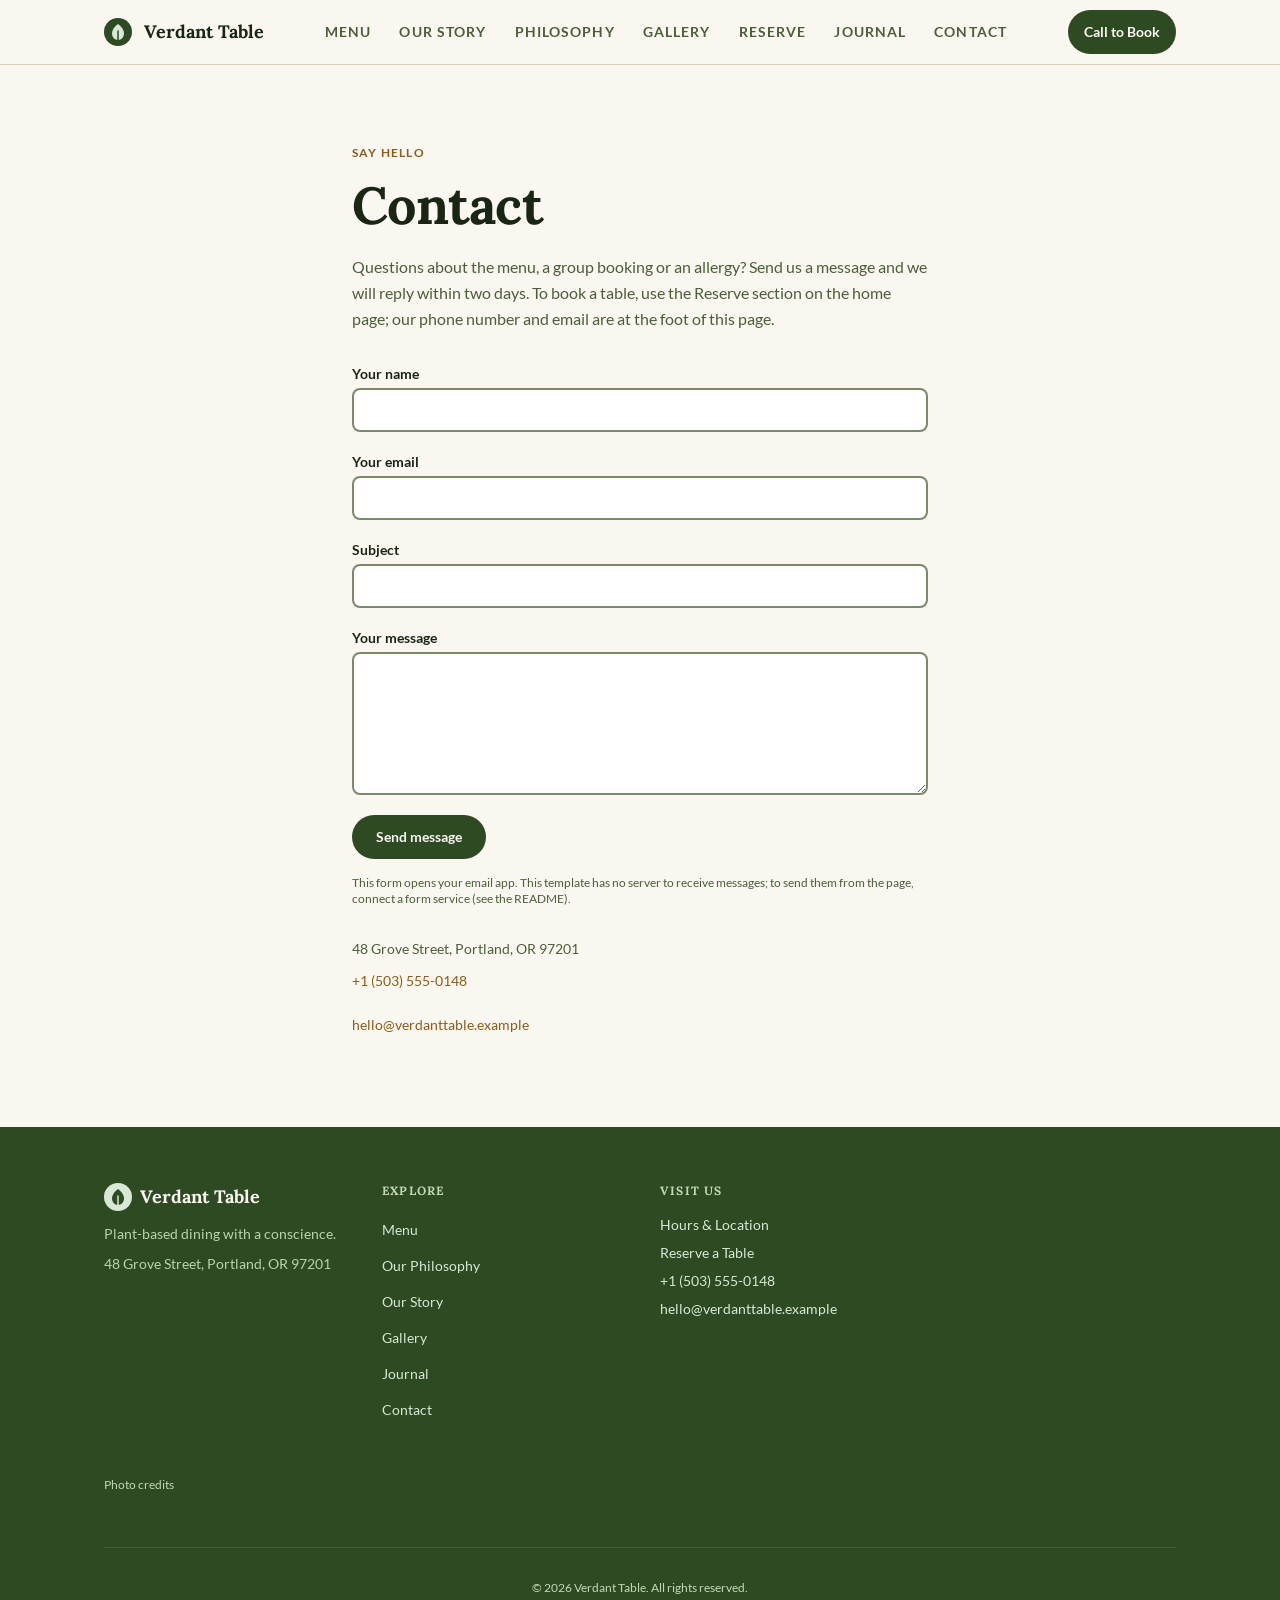
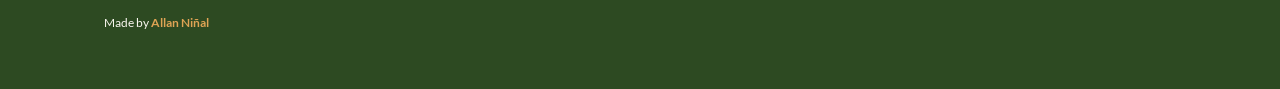
<file: contact/index.html>
<!DOCTYPE html><html lang="en" class="scroll-smooth"> <head><meta charset="utf-8"><meta name="viewport" content="width=device-width, initial-scale=1, viewport-fit=cover"><meta name="theme-color" content="#2D4A22"><title>Contact — Verdant Table</title><meta name="description" content="Write to Verdant Table: questions about the menu, a group booking or an allergy."><link rel="canonical" href="https://example.com/contact/"><meta name="robots" content="index, follow"><meta name="author" content="Verdant Table"><!-- Open Graph --><meta property="og:title" content="Contact — Verdant Table"><meta property="og:description" content="Write to Verdant Table: questions about the menu, a group booking or an allergy."><meta property="og:url" content="https://example.com/contact/"><meta property="og:type" content="restaurant.restaurant"><meta property="og:site_name" content="Verdant Table"><meta property="og:locale" content="en_US"><meta property="og:image" content="https://example.com/og-image.png"><meta property="og:image:type" content="image/png"><meta property="og:image:width" content="1200"><meta property="og:image:height" content="630"><meta property="og:image:alt" content="Verdant Table — Plant-Based Restaurant, Portland OR"><!-- Twitter / X --><meta name="twitter:card" content="summary_large_image"><meta name="twitter:title" content="Contact — Verdant Table"><meta name="twitter:description" content="Write to Verdant Table: questions about the menu, a group booking or an allergy."><meta name="twitter:image" content="https://example.com/og-image.png"><link rel="icon" href="../favicon.svg" type="image/svg+xml"><link rel="apple-touch-icon" href="../favicon.svg"><script type="application/ld+json">{"@context":"https://schema.org","@type":"BreadcrumbList","itemListElement":[{"@type":"ListItem","position":1,"name":"Home","item":"https://example.com/"},{"@type":"ListItem","position":2,"name":"Contact","item":"https://example.com/contact/"}]}</script><link rel="stylesheet" href="../assets/index.CVG3BW8h.css"></head> <body class="min-h-screen flex flex-col antialiased"> <a href="#main-content" class="sr-only focus:not-sr-only focus:fixed focus:top-4 focus:left-4 focus:z-[100] btn-primary">
Skip to main content
</a> <header class="sticky top-0 z-50" style="background-color: var(--color-bg); border-bottom: 1px solid var(--color-border);" data-astro-cid-ctg3m53h> <div class="container-x" data-astro-cid-ctg3m53h> <div class="flex h-16 items-center justify-between" data-astro-cid-ctg3m53h> <!-- Logo / Brand --> <a href="../index.html" class="flex items-center gap-3 font-display font-bold text-lg" style="color: var(--color-text); min-height: 44px;" data-astro-cid-ctg3m53h> <svg width="28" height="28" viewBox="0 0 28 28" fill="none" aria-hidden="true" xmlns="http://www.w3.org/2000/svg" data-astro-cid-ctg3m53h> <circle cx="14" cy="14" r="14" fill="#2D4A22" data-astro-cid-ctg3m53h></circle> <path d="M14 6C14 6 8 10 8 15.5C8 19.09 10.69 22 14 22C17.31 22 20 19.09 20 15.5C20 10 14 6 14 6Z" fill="#D9E8D4" data-astro-cid-ctg3m53h></path> <path d="M14 22V13" stroke="#2D4A22" stroke-width="1.5" stroke-linecap="round" data-astro-cid-ctg3m53h></path> </svg> <span data-astro-cid-ctg3m53h>Verdant Table</span> </a> <!-- Desktop nav links --> <nav class="hidden lg:flex items-center gap-1" aria-label="Main navigation" data-astro-cid-ctg3m53h> <a href="../menu/index.html" class="nav-link px-3" data-astro-cid-ctg3m53h>Menu</a><a href="../index.html#story" class="nav-link px-3" data-astro-cid-ctg3m53h>Our Story</a><a href="../index.html#philosophy" class="nav-link px-3" data-astro-cid-ctg3m53h>Philosophy</a><a href="../index.html#gallery" class="nav-link px-3" data-astro-cid-ctg3m53h>Gallery</a><a href="../index.html#reservations" class="nav-link px-3" data-astro-cid-ctg3m53h>Reserve</a><a href="../journal/index.html" class="nav-link px-3" data-astro-cid-ctg3m53h>Journal</a><a href="./index.html" class="nav-link px-3" data-astro-cid-ctg3m53h>Contact</a> </nav> <div class="flex items-center gap-2" data-astro-cid-ctg3m53h> <a href="tel:+15035550148" class="btn-primary text-sm" style="padding-left: 1rem; padding-right: 1rem;" data-astro-cid-ctg3m53h>Call to Book</a> <!-- Phone menu: works without JavaScript --> <details class="mobile-menu lg:hidden" data-astro-cid-ctg3m53h> <summary aria-label="Menu" data-astro-cid-ctg3m53h>Menu</summary> <nav aria-label="Mobile navigation" data-astro-cid-ctg3m53h> <a href="../menu/index.html" data-astro-cid-ctg3m53h>Menu</a><a href="../index.html#story" data-astro-cid-ctg3m53h>Our Story</a><a href="../index.html#philosophy" data-astro-cid-ctg3m53h>Philosophy</a><a href="../index.html#gallery" data-astro-cid-ctg3m53h>Gallery</a><a href="../index.html#reservations" data-astro-cid-ctg3m53h>Reserve</a><a href="../journal/index.html" data-astro-cid-ctg3m53h>Journal</a><a href="./index.html" data-astro-cid-ctg3m53h>Contact</a> </nav> </details> </div> </div> </div> </header>  <main id="main-content" class="flex-1">  <section class="container-x py-20" aria-labelledby="contact-heading"> <div class="max-w-xl mx-auto"> <p class="eyebrow mb-3">Say hello</p> <h1 id="contact-heading" class="font-display font-bold" style="font-size: clamp(2.25rem, 5vw, 3.25rem); color: var(--color-text);">Contact</h1> <p class="mt-4 text-base leading-relaxed" style="color: var(--color-text-muted);">Questions about the menu, a group booking or an allergy? Send us a message and we will reply within two days. To book a table, use the Reserve section on the home page; our phone number and email are at the foot of this page.</p> <!--
        No back end. This form opens the visitor's email app, addressed to the
        address below. To send messages from the page itself, point `action` at a
        form service (Formspree, Formspark, Web3Forms, Netlify Forms...), remove
        enctype, and set method="post" as that service describes.
      --> <form action="mailto:hello@verdanttable.example" method="post" enctype="text/plain" class="mt-8 grid gap-5"> <label class="grid gap-1 text-sm font-semibold" style="color: var(--color-text);">Your name
<input type="text" name="name" required autocomplete="name" class="field"> </label> <label class="grid gap-1 text-sm font-semibold" style="color: var(--color-text);">Your email
<input type="email" name="email" required autocomplete="email" class="field"> </label> <label class="grid gap-1 text-sm font-semibold" style="color: var(--color-text);">Subject
<input type="text" name="subject" class="field"> </label> <label class="grid gap-1 text-sm font-semibold" style="color: var(--color-text);">Your message
<textarea name="message" rows="6" required class="field"></textarea> </label> <div><button type="submit" class="btn-primary">Send message</button></div> </form> <p class="mt-4 text-xs" style="color: var(--color-text-muted);">
This form opens your email app. This template has no server to receive messages; to send them from the page, connect a form service (see the README).
</p> <address class="not-italic mt-8 text-sm" style="color: var(--color-text-muted);"> 48 Grove Street, Portland, OR 97201<br> <a href="tel:+15035550148" style="color: var(--color-accent); display: inline-flex; align-items: center; min-height: 44px;">+1 (503) 555-0148</a><br> <a href="mailto:hello@verdanttable.example" style="color: var(--color-accent); display: inline-flex; align-items: center; min-height: 44px;">hello@verdanttable.example</a> </address> </div> </section>  </main> <footer style="background-color: #2D4A22; color: #FAF7F0;" data-astro-cid-gcn2mc3v> <div class="container-x py-14" data-astro-cid-gcn2mc3v> <div class="grid gap-10 sm:grid-cols-2 lg:grid-cols-4" data-astro-cid-gcn2mc3v> <!-- Brand block --> <div class="sm:col-span-2 lg:col-span-1" data-astro-cid-gcn2mc3v> <div class="flex items-center gap-2 mb-3" data-astro-cid-gcn2mc3v> <svg width="28" height="28" viewBox="0 0 28 28" fill="none" aria-hidden="true" xmlns="http://www.w3.org/2000/svg" data-astro-cid-gcn2mc3v> <circle cx="14" cy="14" r="14" fill="#D9E8D4" data-astro-cid-gcn2mc3v></circle> <path d="M14 6C14 6 8 10 8 15.5C8 19.09 10.69 22 14 22C17.31 22 20 19.09 20 15.5C20 10 14 6 14 6Z" fill="#2D4A22" data-astro-cid-gcn2mc3v></path> <path d="M14 22V13" stroke="#D9E8D4" stroke-width="1.5" stroke-linecap="round" data-astro-cid-gcn2mc3v></path> </svg> <span class="font-display font-bold text-lg" style="color: #FAF7F0;" data-astro-cid-gcn2mc3v>Verdant Table</span> </div> <p class="text-sm leading-relaxed" style="color: #B8D4AD;" data-astro-cid-gcn2mc3v>Plant-based dining with a conscience.</p> <p class="text-sm mt-2" style="color: #B8D4AD;" data-astro-cid-gcn2mc3v>48 Grove Street, Portland, OR 97201</p> </div> <!-- Navigation --> <nav aria-label="Footer navigation" data-astro-cid-gcn2mc3v> <h2 class="text-xs font-bold uppercase tracking-widest mb-4" style="color: #C4D8B8;" data-astro-cid-gcn2mc3v>Explore</h2> <ul class="space-y-2" data-astro-cid-gcn2mc3v> <li data-astro-cid-gcn2mc3v><a href="../index.html#menu" class="text-sm hover:opacity-80 transition-opacity" style="color: #D9E8D4;" data-astro-cid-gcn2mc3v>Menu</a></li> <li data-astro-cid-gcn2mc3v><a href="../index.html#philosophy" class="text-sm hover:opacity-80 transition-opacity" style="color: #D9E8D4;" data-astro-cid-gcn2mc3v>Our Philosophy</a></li> <li data-astro-cid-gcn2mc3v><a href="../index.html#story" class="text-sm hover:opacity-80 transition-opacity" style="color: #D9E8D4;" data-astro-cid-gcn2mc3v>Our Story</a></li> <li data-astro-cid-gcn2mc3v><a href="../index.html#gallery" class="text-sm hover:opacity-80 transition-opacity" style="color: #D9E8D4;" data-astro-cid-gcn2mc3v>Gallery</a></li> <li data-astro-cid-gcn2mc3v><a href="../journal/index.html" class="text-sm hover:opacity-80 transition-opacity" style="color: #D9E8D4;" data-astro-cid-gcn2mc3v>Journal</a></li> <li data-astro-cid-gcn2mc3v><a href="./index.html" class="text-sm hover:opacity-80 transition-opacity" style="color: #D9E8D4;" data-astro-cid-gcn2mc3v>Contact</a></li> </ul> </nav> <!-- Contact & Hours --> <div data-astro-cid-gcn2mc3v> <h2 class="text-xs font-bold uppercase tracking-widest mb-4" style="color: #C4D8B8;" data-astro-cid-gcn2mc3v>Visit Us</h2> <ul class="space-y-2 text-sm" style="color: #D9E8D4;" data-astro-cid-gcn2mc3v> <li data-astro-cid-gcn2mc3v><a href="../index.html#hours" class="hover:opacity-80" data-astro-cid-gcn2mc3v>Hours &amp; Location</a></li> <li data-astro-cid-gcn2mc3v><a href="../index.html#reservations" class="hover:opacity-80" data-astro-cid-gcn2mc3v>Reserve a Table</a></li> <li data-astro-cid-gcn2mc3v> <a href="tel:+15035550148" class="hover:opacity-80" data-astro-cid-gcn2mc3v>+1 (503) 555-0148</a> </li> <li data-astro-cid-gcn2mc3v> <a href="mailto:hello@verdanttable.example" class="hover:opacity-80" data-astro-cid-gcn2mc3v>hello@verdanttable.example</a> </li> </ul> </div> </div> <!-- Photo credits. Required while you use the demo photos (Unsplash asks for
         the photographer and a link). Delete this whole <details> block once you
         have replaced the photos with your own. --> <details class="mt-10 text-xs" style="color: #C4D8B8;" data-photo-credits data-astro-cid-gcn2mc3v> <summary style="cursor: pointer; min-height: 44px; display: flex; align-items: center;" data-astro-cid-gcn2mc3v>Photo credits</summary> <p class="mt-2" data-astro-cid-gcn2mc3v>
Demo photographs from <a href="https://unsplash.com/?utm_source=allanninal_dev&utm_medium=referral" class="underline" data-astro-cid-gcn2mc3v>Unsplash</a>. Replace them, and these credits, with your own before launch.
</p> <ul class="mt-2 space-y-1" data-astro-cid-gcn2mc3v> <li data-astro-cid-gcn2mc3v>Dining room: Photo by <a href="https://unsplash.com/@caramel_works?utm_source=allanninal_dev&utm_medium=referral" class="underline" data-astro-cid-gcn2mc3v>Caramel</a> on <a href="https://unsplash.com/photos/bRihwX_BU1E?utm_source=allanninal_dev&utm_medium=referral" class="underline" data-astro-cid-gcn2mc3v>Unsplash</a></li><li data-astro-cid-gcn2mc3v>Fresh beets: Photo by <a href="https://unsplash.com/@rens23?utm_source=allanninal_dev&utm_medium=referral" class="underline" data-astro-cid-gcn2mc3v>Rens D</a> on <a href="https://unsplash.com/photos/0Pyl44F7eDY?utm_source=allanninal_dev&utm_medium=referral" class="underline" data-astro-cid-gcn2mc3v>Unsplash</a></li><li data-astro-cid-gcn2mc3v>Roasted aubergine: Photo by <a href="https://unsplash.com/@anetakpawlik?utm_source=allanninal_dev&utm_medium=referral" class="underline" data-astro-cid-gcn2mc3v>Aneta Pawlik</a> on <a href="https://unsplash.com/photos/black-and-brown-vegetable-dish-1yPbO61xjzw?utm_source=allanninal_dev&utm_medium=referral" class="underline" data-astro-cid-gcn2mc3v>Unsplash</a></li><li data-astro-cid-gcn2mc3v>Chocolate tart: Photo by <a href="https://unsplash.com/@razvan_mirel?utm_source=allanninal_dev&utm_medium=referral" class="underline" data-astro-cid-gcn2mc3v>Razvan Mirel</a> on <a href="https://unsplash.com/photos/ufK6dVE4KHA?utm_source=allanninal_dev&utm_medium=referral" class="underline" data-astro-cid-gcn2mc3v>Unsplash</a></li><li data-astro-cid-gcn2mc3v>The harvest: Photo by <a href="https://unsplash.com/@tom_paolini?utm_source=allanninal_dev&utm_medium=referral" class="underline" data-astro-cid-gcn2mc3v>Tom Paolini</a> on <a href="https://unsplash.com/photos/nXKDqpmdx_8?utm_source=allanninal_dev&utm_medium=referral" class="underline" data-astro-cid-gcn2mc3v>Unsplash</a></li><li data-astro-cid-gcn2mc3v>Our dining room: Photo by <a href="https://unsplash.com/@maxinehuluwa?utm_source=allanninal_dev&utm_medium=referral" class="underline" data-astro-cid-gcn2mc3v>maxine guo</a> on <a href="https://unsplash.com/photos/GJSCCPmxO5E?utm_source=allanninal_dev&utm_medium=referral" class="underline" data-astro-cid-gcn2mc3v>Unsplash</a></li><li data-astro-cid-gcn2mc3v>In the kitchen: Photo by <a href="https://unsplash.com/@sebastiancoman?utm_source=allanninal_dev&utm_medium=referral" class="underline" data-astro-cid-gcn2mc3v>Sebastian Coman Photography</a> on <a href="https://unsplash.com/photos/cQbOSRpElxw?utm_source=allanninal_dev&utm_medium=referral" class="underline" data-astro-cid-gcn2mc3v>Unsplash</a></li> </ul> </details> <div class="mt-10 border-t pt-8" style="border-color: #3D6030;" data-astro-cid-gcn2mc3v> <p class="text-xs text-center" style="color: #C4D8B8;" data-astro-cid-gcn2mc3v>
&copy; 2026 Verdant Table. All rights reserved.
</p> </div>  <p class="maker-credit" data-maker-credit="1" data-astro-cid-gcn2mc3v>Made by <a href="https://www.linkedin.com/in/allanninal/" data-maker-credit="1" target="_blank" rel="noopener noreferrer" data-astro-cid-gcn2mc3v>Allan Ni&ntilde;al</a></p> </div> </footer>   </body></html>
</file>
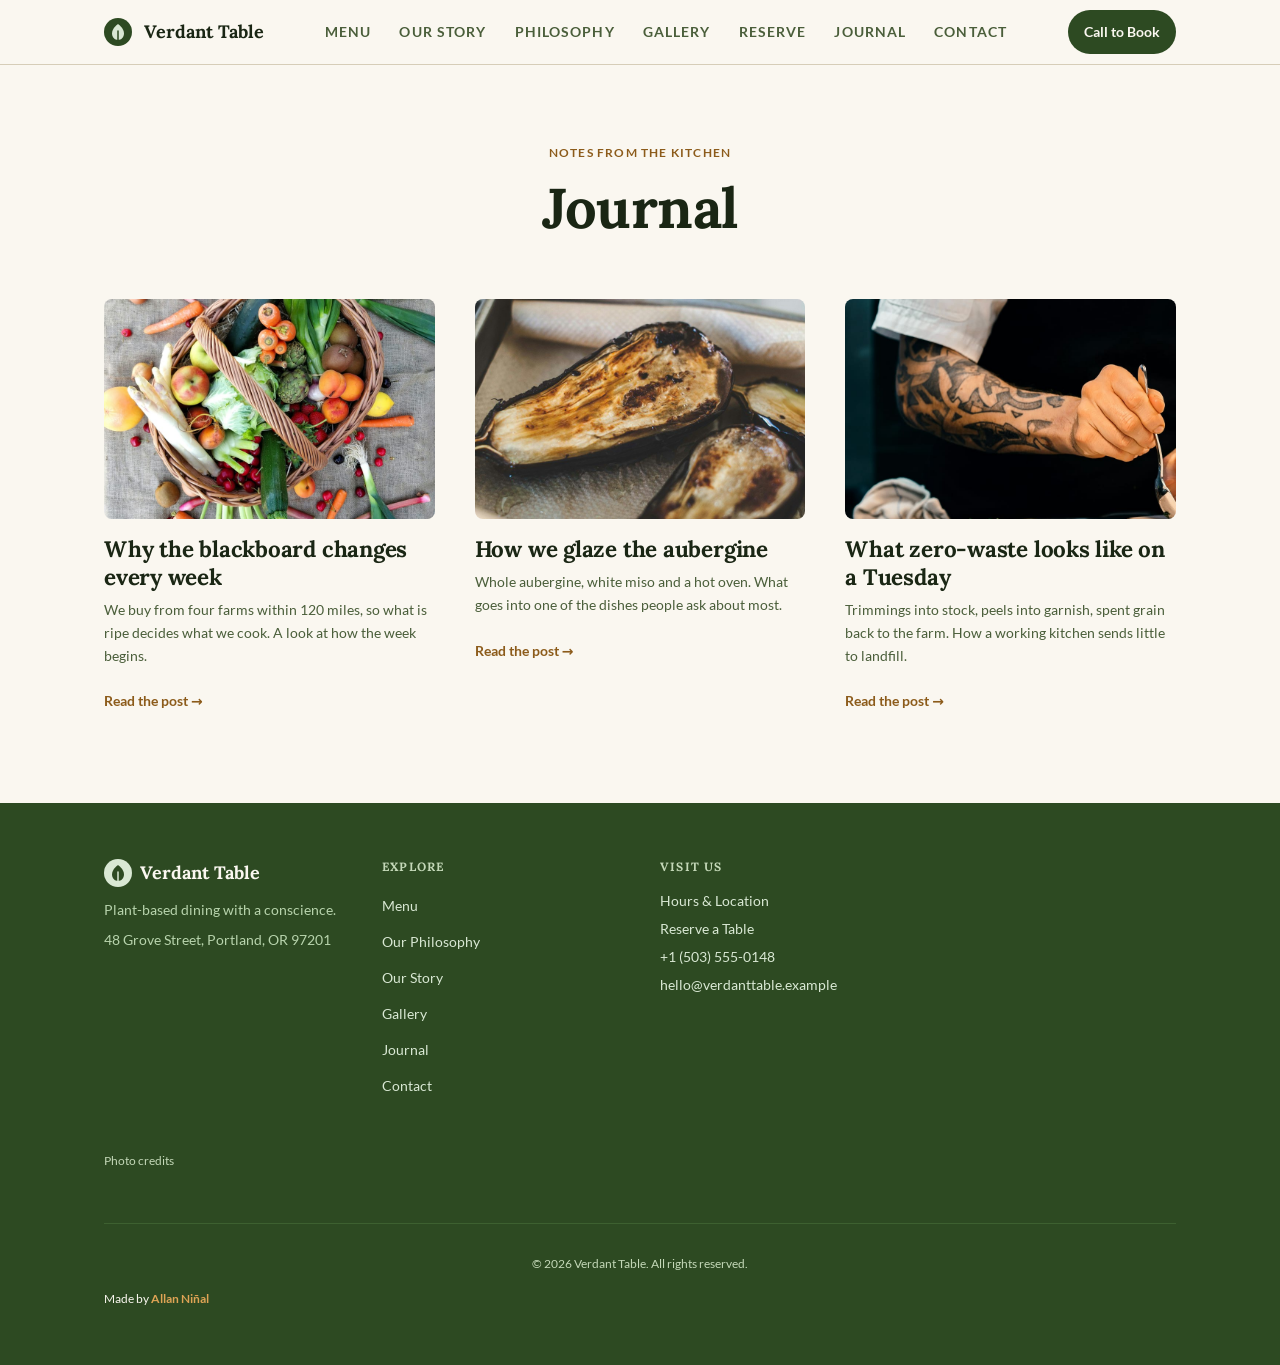
<file: journal/index.html>
<!DOCTYPE html><html lang="en" class="scroll-smooth"> <head><meta charset="utf-8"><meta name="viewport" content="width=device-width, initial-scale=1, viewport-fit=cover"><meta name="theme-color" content="#2D4A22"><title>Journal — Verdant Table</title><meta name="description" content="Notes from the kitchen at Verdant Table: the weekly blackboard, the miso glaze and a zero-waste kitchen."><link rel="canonical" href="https://example.com/journal/"><meta name="robots" content="index, follow"><meta name="author" content="Verdant Table"><!-- Open Graph --><meta property="og:title" content="Journal — Verdant Table"><meta property="og:description" content="Notes from the kitchen at Verdant Table: the weekly blackboard, the miso glaze and a zero-waste kitchen."><meta property="og:url" content="https://example.com/journal/"><meta property="og:type" content="restaurant.restaurant"><meta property="og:site_name" content="Verdant Table"><meta property="og:locale" content="en_US"><meta property="og:image" content="https://example.com/og-image.png"><meta property="og:image:type" content="image/png"><meta property="og:image:width" content="1200"><meta property="og:image:height" content="630"><meta property="og:image:alt" content="Verdant Table — Plant-Based Restaurant, Portland OR"><!-- Twitter / X --><meta name="twitter:card" content="summary_large_image"><meta name="twitter:title" content="Journal — Verdant Table"><meta name="twitter:description" content="Notes from the kitchen at Verdant Table: the weekly blackboard, the miso glaze and a zero-waste kitchen."><meta name="twitter:image" content="https://example.com/og-image.png"><link rel="icon" href="../favicon.svg" type="image/svg+xml"><link rel="apple-touch-icon" href="../favicon.svg"><script type="application/ld+json">{"@context":"https://schema.org","@type":"BreadcrumbList","itemListElement":[{"@type":"ListItem","position":1,"name":"Home","item":"https://example.com/"},{"@type":"ListItem","position":2,"name":"Journal","item":"https://example.com/journal/"}]}</script><link rel="stylesheet" href="../assets/index.CVG3BW8h.css"></head> <body class="min-h-screen flex flex-col antialiased"> <a href="#main-content" class="sr-only focus:not-sr-only focus:fixed focus:top-4 focus:left-4 focus:z-[100] btn-primary">
Skip to main content
</a> <header class="sticky top-0 z-50" style="background-color: var(--color-bg); border-bottom: 1px solid var(--color-border);" data-astro-cid-ctg3m53h> <div class="container-x" data-astro-cid-ctg3m53h> <div class="flex h-16 items-center justify-between" data-astro-cid-ctg3m53h> <!-- Logo / Brand --> <a href="../index.html" class="flex items-center gap-3 font-display font-bold text-lg" style="color: var(--color-text); min-height: 44px;" data-astro-cid-ctg3m53h> <svg width="28" height="28" viewBox="0 0 28 28" fill="none" aria-hidden="true" xmlns="http://www.w3.org/2000/svg" data-astro-cid-ctg3m53h> <circle cx="14" cy="14" r="14" fill="#2D4A22" data-astro-cid-ctg3m53h></circle> <path d="M14 6C14 6 8 10 8 15.5C8 19.09 10.69 22 14 22C17.31 22 20 19.09 20 15.5C20 10 14 6 14 6Z" fill="#D9E8D4" data-astro-cid-ctg3m53h></path> <path d="M14 22V13" stroke="#2D4A22" stroke-width="1.5" stroke-linecap="round" data-astro-cid-ctg3m53h></path> </svg> <span data-astro-cid-ctg3m53h>Verdant Table</span> </a> <!-- Desktop nav links --> <nav class="hidden lg:flex items-center gap-1" aria-label="Main navigation" data-astro-cid-ctg3m53h> <a href="../menu/index.html" class="nav-link px-3" data-astro-cid-ctg3m53h>Menu</a><a href="../index.html#story" class="nav-link px-3" data-astro-cid-ctg3m53h>Our Story</a><a href="../index.html#philosophy" class="nav-link px-3" data-astro-cid-ctg3m53h>Philosophy</a><a href="../index.html#gallery" class="nav-link px-3" data-astro-cid-ctg3m53h>Gallery</a><a href="../index.html#reservations" class="nav-link px-3" data-astro-cid-ctg3m53h>Reserve</a><a href="./index.html" class="nav-link px-3" data-astro-cid-ctg3m53h>Journal</a><a href="../contact/index.html" class="nav-link px-3" data-astro-cid-ctg3m53h>Contact</a> </nav> <div class="flex items-center gap-2" data-astro-cid-ctg3m53h> <a href="tel:+15035550148" class="btn-primary text-sm" style="padding-left: 1rem; padding-right: 1rem;" data-astro-cid-ctg3m53h>Call to Book</a> <!-- Phone menu: works without JavaScript --> <details class="mobile-menu lg:hidden" data-astro-cid-ctg3m53h> <summary aria-label="Menu" data-astro-cid-ctg3m53h>Menu</summary> <nav aria-label="Mobile navigation" data-astro-cid-ctg3m53h> <a href="../menu/index.html" data-astro-cid-ctg3m53h>Menu</a><a href="../index.html#story" data-astro-cid-ctg3m53h>Our Story</a><a href="../index.html#philosophy" data-astro-cid-ctg3m53h>Philosophy</a><a href="../index.html#gallery" data-astro-cid-ctg3m53h>Gallery</a><a href="../index.html#reservations" data-astro-cid-ctg3m53h>Reserve</a><a href="./index.html" data-astro-cid-ctg3m53h>Journal</a><a href="../contact/index.html" data-astro-cid-ctg3m53h>Contact</a> </nav> </details> </div> </div> </div> </header>  <main id="main-content" class="flex-1">  <section class="container-x py-20" aria-labelledby="journal-heading"> <div class="text-center max-w-xl mx-auto mb-14"> <p class="eyebrow mb-3">Notes from the kitchen</p> <h1 id="journal-heading" class="font-display font-bold" style="font-size: clamp(2.25rem, 5vw, 3.5rem); color: var(--color-text);">Journal</h1> </div> <div class="grid gap-10 md:grid-cols-3"> <article> <a href="./why-the-blackboard-changes/index.html" style="text-decoration: none; color: inherit; display: block;"> <img src="../images/gallery/harvest.jpg" alt="A wicker basket of vegetables and fruit on burlap" width="900" height="600" loading="lazy" decoding="async" class="w-full object-cover rounded-lg" style="height: 220px;"> <h2 class="font-display font-bold mt-4" style="font-size: 1.4rem; color: var(--color-text);">Why the blackboard changes every week</h2> </a> <p class="mt-2 text-sm leading-relaxed" style="color: var(--color-text-muted);">We buy from four farms within 120 miles, so what is ripe decides what we cook. A look at how the week begins.</p> <a href="./why-the-blackboard-changes/index.html" class="inline-flex items-center mt-3 text-sm font-semibold" style="color: var(--color-accent); min-height: 44px;">Read the post<span class="sr-only">: Why the blackboard changes every week</span>&nbsp;&rarr;</a> </article><article> <a href="./how-we-glaze-the-aubergine/index.html" style="text-decoration: none; color: inherit; display: block;"> <img src="../images/gallery/aubergine.jpg" alt="Roasted aubergine halves, charred on a tray" width="900" height="600" loading="lazy" decoding="async" class="w-full object-cover rounded-lg" style="height: 220px;"> <h2 class="font-display font-bold mt-4" style="font-size: 1.4rem; color: var(--color-text);">How we glaze the aubergine</h2> </a> <p class="mt-2 text-sm leading-relaxed" style="color: var(--color-text-muted);">Whole aubergine, white miso and a hot oven. What goes into one of the dishes people ask about most.</p> <a href="./how-we-glaze-the-aubergine/index.html" class="inline-flex items-center mt-3 text-sm font-semibold" style="color: var(--color-accent); min-height: 44px;">Read the post<span class="sr-only">: How we glaze the aubergine</span>&nbsp;&rarr;</a> </article><article> <a href="./what-zero-waste-looks-like/index.html" style="text-decoration: none; color: inherit; display: block;"> <img src="../images/gallery/kitchen.jpg" alt="A tattooed chef’s arm plating a dish with a spoon" width="900" height="600" loading="lazy" decoding="async" class="w-full object-cover rounded-lg" style="height: 220px;"> <h2 class="font-display font-bold mt-4" style="font-size: 1.4rem; color: var(--color-text);">What zero-waste looks like on a Tuesday</h2> </a> <p class="mt-2 text-sm leading-relaxed" style="color: var(--color-text-muted);">Trimmings into stock, peels into garnish, spent grain back to the farm. How a working kitchen sends little to landfill.</p> <a href="./what-zero-waste-looks-like/index.html" class="inline-flex items-center mt-3 text-sm font-semibold" style="color: var(--color-accent); min-height: 44px;">Read the post<span class="sr-only">: What zero-waste looks like on a Tuesday</span>&nbsp;&rarr;</a> </article> </div> </section>  </main> <footer style="background-color: #2D4A22; color: #FAF7F0;" data-astro-cid-gcn2mc3v> <div class="container-x py-14" data-astro-cid-gcn2mc3v> <div class="grid gap-10 sm:grid-cols-2 lg:grid-cols-4" data-astro-cid-gcn2mc3v> <!-- Brand block --> <div class="sm:col-span-2 lg:col-span-1" data-astro-cid-gcn2mc3v> <div class="flex items-center gap-2 mb-3" data-astro-cid-gcn2mc3v> <svg width="28" height="28" viewBox="0 0 28 28" fill="none" aria-hidden="true" xmlns="http://www.w3.org/2000/svg" data-astro-cid-gcn2mc3v> <circle cx="14" cy="14" r="14" fill="#D9E8D4" data-astro-cid-gcn2mc3v></circle> <path d="M14 6C14 6 8 10 8 15.5C8 19.09 10.69 22 14 22C17.31 22 20 19.09 20 15.5C20 10 14 6 14 6Z" fill="#2D4A22" data-astro-cid-gcn2mc3v></path> <path d="M14 22V13" stroke="#D9E8D4" stroke-width="1.5" stroke-linecap="round" data-astro-cid-gcn2mc3v></path> </svg> <span class="font-display font-bold text-lg" style="color: #FAF7F0;" data-astro-cid-gcn2mc3v>Verdant Table</span> </div> <p class="text-sm leading-relaxed" style="color: #B8D4AD;" data-astro-cid-gcn2mc3v>Plant-based dining with a conscience.</p> <p class="text-sm mt-2" style="color: #B8D4AD;" data-astro-cid-gcn2mc3v>48 Grove Street, Portland, OR 97201</p> </div> <!-- Navigation --> <nav aria-label="Footer navigation" data-astro-cid-gcn2mc3v> <h2 class="text-xs font-bold uppercase tracking-widest mb-4" style="color: #C4D8B8;" data-astro-cid-gcn2mc3v>Explore</h2> <ul class="space-y-2" data-astro-cid-gcn2mc3v> <li data-astro-cid-gcn2mc3v><a href="../index.html#menu" class="text-sm hover:opacity-80 transition-opacity" style="color: #D9E8D4;" data-astro-cid-gcn2mc3v>Menu</a></li> <li data-astro-cid-gcn2mc3v><a href="../index.html#philosophy" class="text-sm hover:opacity-80 transition-opacity" style="color: #D9E8D4;" data-astro-cid-gcn2mc3v>Our Philosophy</a></li> <li data-astro-cid-gcn2mc3v><a href="../index.html#story" class="text-sm hover:opacity-80 transition-opacity" style="color: #D9E8D4;" data-astro-cid-gcn2mc3v>Our Story</a></li> <li data-astro-cid-gcn2mc3v><a href="../index.html#gallery" class="text-sm hover:opacity-80 transition-opacity" style="color: #D9E8D4;" data-astro-cid-gcn2mc3v>Gallery</a></li> <li data-astro-cid-gcn2mc3v><a href="./index.html" class="text-sm hover:opacity-80 transition-opacity" style="color: #D9E8D4;" data-astro-cid-gcn2mc3v>Journal</a></li> <li data-astro-cid-gcn2mc3v><a href="../contact/index.html" class="text-sm hover:opacity-80 transition-opacity" style="color: #D9E8D4;" data-astro-cid-gcn2mc3v>Contact</a></li> </ul> </nav> <!-- Contact & Hours --> <div data-astro-cid-gcn2mc3v> <h2 class="text-xs font-bold uppercase tracking-widest mb-4" style="color: #C4D8B8;" data-astro-cid-gcn2mc3v>Visit Us</h2> <ul class="space-y-2 text-sm" style="color: #D9E8D4;" data-astro-cid-gcn2mc3v> <li data-astro-cid-gcn2mc3v><a href="../index.html#hours" class="hover:opacity-80" data-astro-cid-gcn2mc3v>Hours &amp; Location</a></li> <li data-astro-cid-gcn2mc3v><a href="../index.html#reservations" class="hover:opacity-80" data-astro-cid-gcn2mc3v>Reserve a Table</a></li> <li data-astro-cid-gcn2mc3v> <a href="tel:+15035550148" class="hover:opacity-80" data-astro-cid-gcn2mc3v>+1 (503) 555-0148</a> </li> <li data-astro-cid-gcn2mc3v> <a href="mailto:hello@verdanttable.example" class="hover:opacity-80" data-astro-cid-gcn2mc3v>hello@verdanttable.example</a> </li> </ul> </div> </div> <!-- Photo credits. Required while you use the demo photos (Unsplash asks for
         the photographer and a link). Delete this whole <details> block once you
         have replaced the photos with your own. --> <details class="mt-10 text-xs" style="color: #C4D8B8;" data-photo-credits data-astro-cid-gcn2mc3v> <summary style="cursor: pointer; min-height: 44px; display: flex; align-items: center;" data-astro-cid-gcn2mc3v>Photo credits</summary> <p class="mt-2" data-astro-cid-gcn2mc3v>
Demo photographs from <a href="https://unsplash.com/?utm_source=allanninal_dev&utm_medium=referral" class="underline" data-astro-cid-gcn2mc3v>Unsplash</a>. Replace them, and these credits, with your own before launch.
</p> <ul class="mt-2 space-y-1" data-astro-cid-gcn2mc3v> <li data-astro-cid-gcn2mc3v>Dining room: Photo by <a href="https://unsplash.com/@caramel_works?utm_source=allanninal_dev&utm_medium=referral" class="underline" data-astro-cid-gcn2mc3v>Caramel</a> on <a href="https://unsplash.com/photos/bRihwX_BU1E?utm_source=allanninal_dev&utm_medium=referral" class="underline" data-astro-cid-gcn2mc3v>Unsplash</a></li><li data-astro-cid-gcn2mc3v>Fresh beets: Photo by <a href="https://unsplash.com/@rens23?utm_source=allanninal_dev&utm_medium=referral" class="underline" data-astro-cid-gcn2mc3v>Rens D</a> on <a href="https://unsplash.com/photos/0Pyl44F7eDY?utm_source=allanninal_dev&utm_medium=referral" class="underline" data-astro-cid-gcn2mc3v>Unsplash</a></li><li data-astro-cid-gcn2mc3v>Roasted aubergine: Photo by <a href="https://unsplash.com/@anetakpawlik?utm_source=allanninal_dev&utm_medium=referral" class="underline" data-astro-cid-gcn2mc3v>Aneta Pawlik</a> on <a href="https://unsplash.com/photos/black-and-brown-vegetable-dish-1yPbO61xjzw?utm_source=allanninal_dev&utm_medium=referral" class="underline" data-astro-cid-gcn2mc3v>Unsplash</a></li><li data-astro-cid-gcn2mc3v>Chocolate tart: Photo by <a href="https://unsplash.com/@razvan_mirel?utm_source=allanninal_dev&utm_medium=referral" class="underline" data-astro-cid-gcn2mc3v>Razvan Mirel</a> on <a href="https://unsplash.com/photos/ufK6dVE4KHA?utm_source=allanninal_dev&utm_medium=referral" class="underline" data-astro-cid-gcn2mc3v>Unsplash</a></li><li data-astro-cid-gcn2mc3v>The harvest: Photo by <a href="https://unsplash.com/@tom_paolini?utm_source=allanninal_dev&utm_medium=referral" class="underline" data-astro-cid-gcn2mc3v>Tom Paolini</a> on <a href="https://unsplash.com/photos/nXKDqpmdx_8?utm_source=allanninal_dev&utm_medium=referral" class="underline" data-astro-cid-gcn2mc3v>Unsplash</a></li><li data-astro-cid-gcn2mc3v>Our dining room: Photo by <a href="https://unsplash.com/@maxinehuluwa?utm_source=allanninal_dev&utm_medium=referral" class="underline" data-astro-cid-gcn2mc3v>maxine guo</a> on <a href="https://unsplash.com/photos/GJSCCPmxO5E?utm_source=allanninal_dev&utm_medium=referral" class="underline" data-astro-cid-gcn2mc3v>Unsplash</a></li><li data-astro-cid-gcn2mc3v>In the kitchen: Photo by <a href="https://unsplash.com/@sebastiancoman?utm_source=allanninal_dev&utm_medium=referral" class="underline" data-astro-cid-gcn2mc3v>Sebastian Coman Photography</a> on <a href="https://unsplash.com/photos/cQbOSRpElxw?utm_source=allanninal_dev&utm_medium=referral" class="underline" data-astro-cid-gcn2mc3v>Unsplash</a></li> </ul> </details> <div class="mt-10 border-t pt-8" style="border-color: #3D6030;" data-astro-cid-gcn2mc3v> <p class="text-xs text-center" style="color: #C4D8B8;" data-astro-cid-gcn2mc3v>
&copy; 2026 Verdant Table. All rights reserved.
</p> </div>  <p class="maker-credit" data-maker-credit="1" data-astro-cid-gcn2mc3v>Made by <a href="https://www.linkedin.com/in/allanninal/" data-maker-credit="1" target="_blank" rel="noopener noreferrer" data-astro-cid-gcn2mc3v>Allan Ni&ntilde;al</a></p> </div> </footer>   </body></html>
</file>
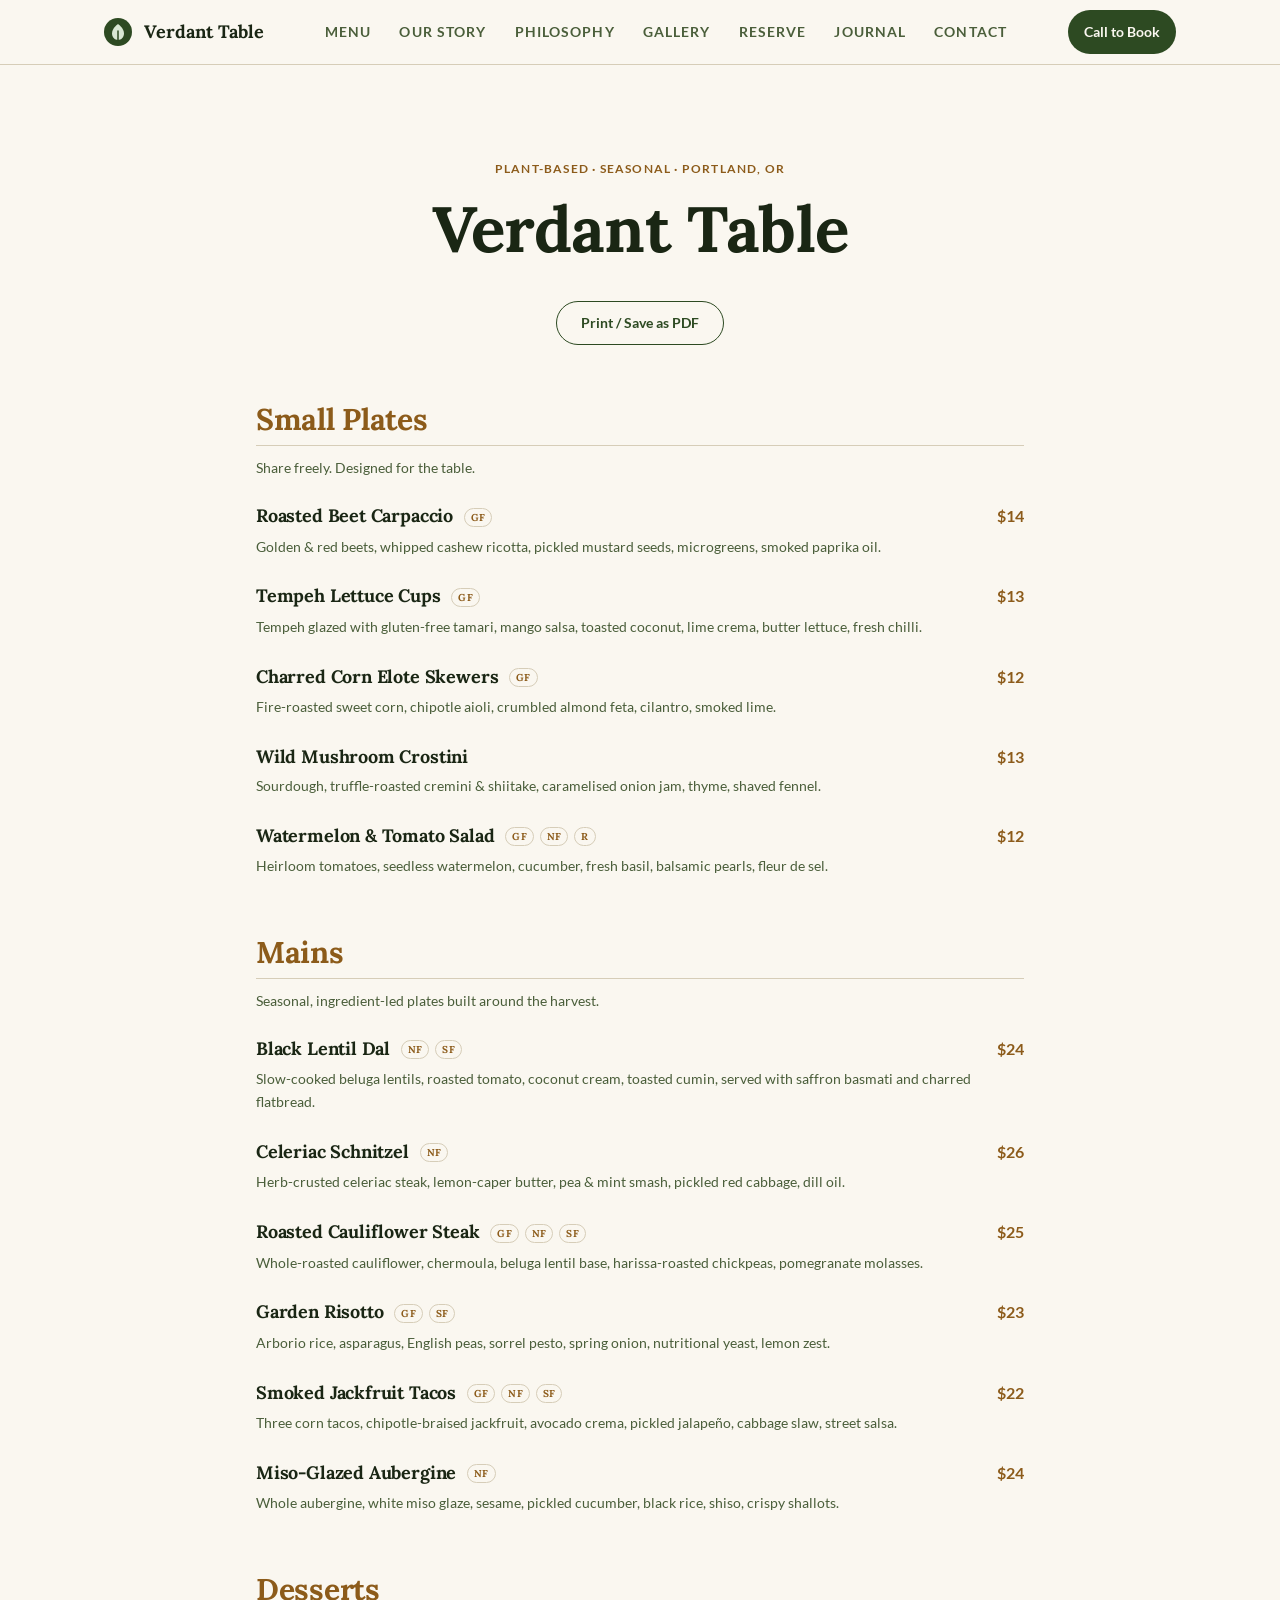
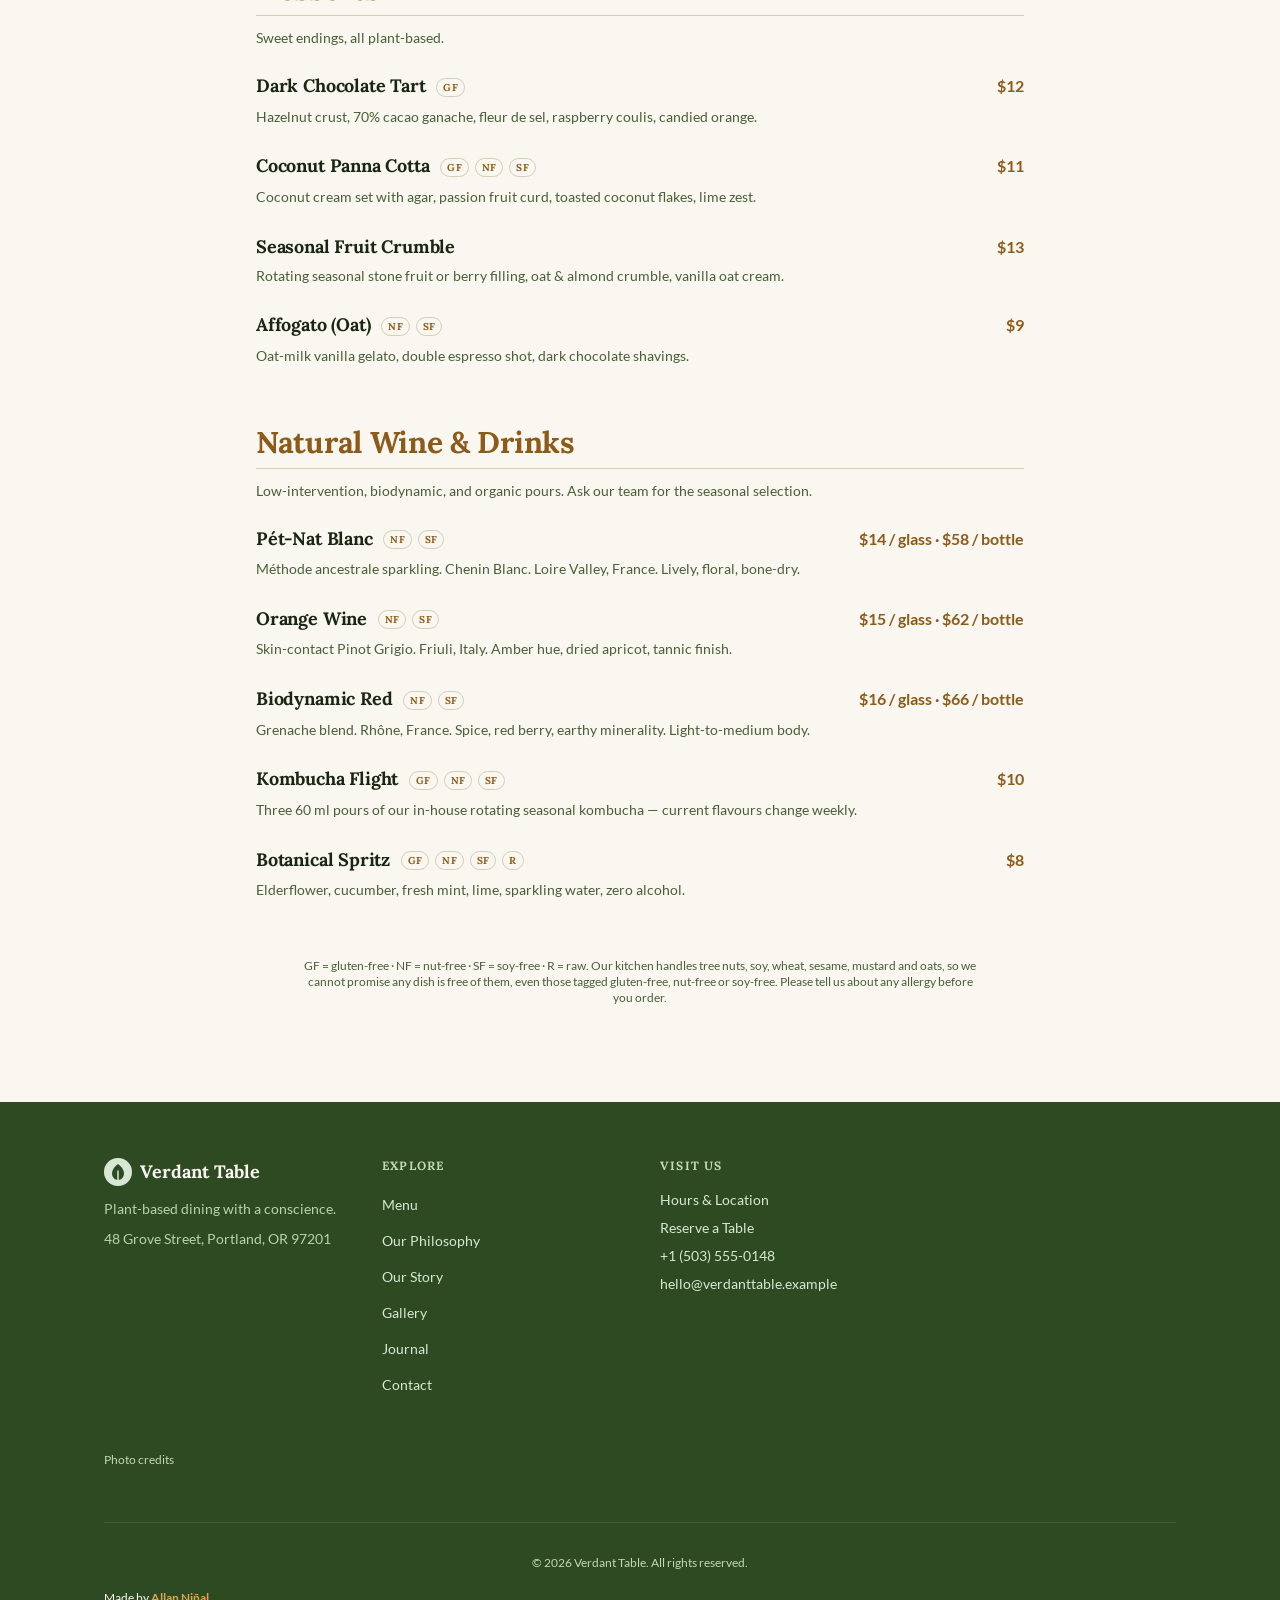
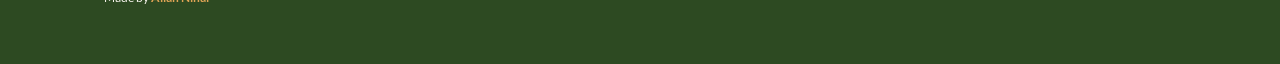
<file: menu/index.html>
<!DOCTYPE html><html lang="en" class="scroll-smooth"> <head><meta charset="utf-8"><meta name="viewport" content="width=device-width, initial-scale=1, viewport-fit=cover"><meta name="theme-color" content="#2D4A22"><title>Full Menu — Verdant Table, Portland</title><meta name="description" content="The full menu at Verdant Table: plant-based small plates, mains, desserts and natural wine, with prices."><link rel="canonical" href="https://example.com/menu/"><meta name="robots" content="index, follow"><meta name="author" content="Verdant Table"><!-- Open Graph --><meta property="og:title" content="Full Menu — Verdant Table, Portland"><meta property="og:description" content="The full menu at Verdant Table: plant-based small plates, mains, desserts and natural wine, with prices."><meta property="og:url" content="https://example.com/menu/"><meta property="og:type" content="restaurant.restaurant"><meta property="og:site_name" content="Verdant Table"><meta property="og:locale" content="en_US"><meta property="og:image" content="https://example.com/og-image.png"><meta property="og:image:type" content="image/png"><meta property="og:image:width" content="1200"><meta property="og:image:height" content="630"><meta property="og:image:alt" content="Verdant Table — Plant-Based Restaurant, Portland OR"><!-- Twitter / X --><meta name="twitter:card" content="summary_large_image"><meta name="twitter:title" content="Full Menu — Verdant Table, Portland"><meta name="twitter:description" content="The full menu at Verdant Table: plant-based small plates, mains, desserts and natural wine, with prices."><meta name="twitter:image" content="https://example.com/og-image.png"><link rel="icon" href="../favicon.svg" type="image/svg+xml"><link rel="apple-touch-icon" href="../favicon.svg"><script type="application/ld+json">{"@context":"https://schema.org","@type":"BreadcrumbList","itemListElement":[{"@type":"ListItem","position":1,"name":"Home","item":"https://example.com/"},{"@type":"ListItem","position":2,"name":"Full Menu","item":"https://example.com/menu/"}]}</script><link rel="stylesheet" href="../assets/index.CVG3BW8h.css">
<style>@media print{header,footer,aside[aria-label],.no-print[data-astro-cid-o5xiawde]{display:none!important}body{background:#fff!important;color:#111!important}.print-menu[data-astro-cid-o5xiawde]{padding-top:0!important}}
</style><script type="module">document.getElementById("print-menu")?.addEventListener("click",()=>window.print());
</script></head> <body class="min-h-screen flex flex-col antialiased"> <a href="#main-content" class="sr-only focus:not-sr-only focus:fixed focus:top-4 focus:left-4 focus:z-[100] btn-primary">
Skip to main content
</a> <header class="sticky top-0 z-50" style="background-color: var(--color-bg); border-bottom: 1px solid var(--color-border);" data-astro-cid-ctg3m53h> <div class="container-x" data-astro-cid-ctg3m53h> <div class="flex h-16 items-center justify-between" data-astro-cid-ctg3m53h> <!-- Logo / Brand --> <a href="../index.html" class="flex items-center gap-3 font-display font-bold text-lg" style="color: var(--color-text); min-height: 44px;" data-astro-cid-ctg3m53h> <svg width="28" height="28" viewBox="0 0 28 28" fill="none" aria-hidden="true" xmlns="http://www.w3.org/2000/svg" data-astro-cid-ctg3m53h> <circle cx="14" cy="14" r="14" fill="#2D4A22" data-astro-cid-ctg3m53h></circle> <path d="M14 6C14 6 8 10 8 15.5C8 19.09 10.69 22 14 22C17.31 22 20 19.09 20 15.5C20 10 14 6 14 6Z" fill="#D9E8D4" data-astro-cid-ctg3m53h></path> <path d="M14 22V13" stroke="#2D4A22" stroke-width="1.5" stroke-linecap="round" data-astro-cid-ctg3m53h></path> </svg> <span data-astro-cid-ctg3m53h>Verdant Table</span> </a> <!-- Desktop nav links --> <nav class="hidden lg:flex items-center gap-1" aria-label="Main navigation" data-astro-cid-ctg3m53h> <a href="./index.html" class="nav-link px-3" data-astro-cid-ctg3m53h>Menu</a><a href="../index.html#story" class="nav-link px-3" data-astro-cid-ctg3m53h>Our Story</a><a href="../index.html#philosophy" class="nav-link px-3" data-astro-cid-ctg3m53h>Philosophy</a><a href="../index.html#gallery" class="nav-link px-3" data-astro-cid-ctg3m53h>Gallery</a><a href="../index.html#reservations" class="nav-link px-3" data-astro-cid-ctg3m53h>Reserve</a><a href="../journal/index.html" class="nav-link px-3" data-astro-cid-ctg3m53h>Journal</a><a href="../contact/index.html" class="nav-link px-3" data-astro-cid-ctg3m53h>Contact</a> </nav> <div class="flex items-center gap-2" data-astro-cid-ctg3m53h> <a href="tel:+15035550148" class="btn-primary text-sm" style="padding-left: 1rem; padding-right: 1rem;" data-astro-cid-ctg3m53h>Call to Book</a> <!-- Phone menu: works without JavaScript --> <details class="mobile-menu lg:hidden" data-astro-cid-ctg3m53h> <summary aria-label="Menu" data-astro-cid-ctg3m53h>Menu</summary> <nav aria-label="Mobile navigation" data-astro-cid-ctg3m53h> <a href="./index.html" data-astro-cid-ctg3m53h>Menu</a><a href="../index.html#story" data-astro-cid-ctg3m53h>Our Story</a><a href="../index.html#philosophy" data-astro-cid-ctg3m53h>Philosophy</a><a href="../index.html#gallery" data-astro-cid-ctg3m53h>Gallery</a><a href="../index.html#reservations" data-astro-cid-ctg3m53h>Reserve</a><a href="../journal/index.html" data-astro-cid-ctg3m53h>Journal</a><a href="../contact/index.html" data-astro-cid-ctg3m53h>Contact</a> </nav> </details> </div> </div> </div> </header>  <main id="main-content" class="flex-1">  <section class="container-x py-16 lg:py-24 print-menu" aria-labelledby="menu-page-heading" data-astro-cid-o5xiawde> <!-- Header --> <div class="text-center mb-14" data-astro-cid-o5xiawde> <p class="eyebrow mb-3" data-astro-cid-o5xiawde>Plant-based · Seasonal · Portland, OR</p> <h1 id="menu-page-heading" class="font-display font-bold" style="font-size: clamp(2.5rem, 7vw, 4rem); color: var(--color-text);" data-astro-cid-o5xiawde>Verdant Table</h1> <button id="print-menu" class="btn-ghost mt-8 no-print" style="min-height: 44px;" type="button" data-astro-cid-o5xiawde>Print / Save as PDF</button> </div> <!-- Menu --> <div class="max-w-3xl mx-auto grid gap-14" data-astro-cid-o5xiawde> <section aria-labelledby="sec-small-plates" data-astro-cid-o5xiawde> <h2 id="sec-small-plates" class="font-display text-2xl sm:text-3xl font-bold mb-2 pb-2" style="color: var(--color-accent); border-bottom: 1px solid var(--color-border);" data-astro-cid-o5xiawde> Small Plates </h2> <p class="text-sm mb-6 mt-3" style="color: var(--color-text-muted);" data-astro-cid-o5xiawde>Share freely. Designed for the table.</p> <ul class="grid gap-6" role="list" data-astro-cid-o5xiawde> <li data-astro-cid-o5xiawde> <div class="flex items-baseline justify-between gap-4" data-astro-cid-o5xiawde> <h3 class="font-display text-lg font-bold" style="color: var(--color-text);" data-astro-cid-o5xiawde> Roasted Beet Carpaccio <span class="ml-1.5 align-middle text-[10px] uppercase tracking-wide px-1.5 py-0.5" style="color: var(--color-accent); border: 1px solid var(--color-border); border-radius: 9999px;" data-astro-cid-o5xiawde>GF</span> </h3> <span class="font-bold tabular-nums shrink-0" style="color: var(--color-accent);" data-astro-cid-o5xiawde>$14</span> </div> <p class="text-sm mt-1 leading-relaxed" style="color: var(--color-text-muted);" data-astro-cid-o5xiawde>Golden &amp; red beets, whipped cashew ricotta, pickled mustard seeds, microgreens, smoked paprika oil.</p> </li><li data-astro-cid-o5xiawde> <div class="flex items-baseline justify-between gap-4" data-astro-cid-o5xiawde> <h3 class="font-display text-lg font-bold" style="color: var(--color-text);" data-astro-cid-o5xiawde> Tempeh Lettuce Cups <span class="ml-1.5 align-middle text-[10px] uppercase tracking-wide px-1.5 py-0.5" style="color: var(--color-accent); border: 1px solid var(--color-border); border-radius: 9999px;" data-astro-cid-o5xiawde>GF</span> </h3> <span class="font-bold tabular-nums shrink-0" style="color: var(--color-accent);" data-astro-cid-o5xiawde>$13</span> </div> <p class="text-sm mt-1 leading-relaxed" style="color: var(--color-text-muted);" data-astro-cid-o5xiawde>Tempeh glazed with gluten-free tamari, mango salsa, toasted coconut, lime crema, butter lettuce, fresh chilli.</p> </li><li data-astro-cid-o5xiawde> <div class="flex items-baseline justify-between gap-4" data-astro-cid-o5xiawde> <h3 class="font-display text-lg font-bold" style="color: var(--color-text);" data-astro-cid-o5xiawde> Charred Corn Elote Skewers <span class="ml-1.5 align-middle text-[10px] uppercase tracking-wide px-1.5 py-0.5" style="color: var(--color-accent); border: 1px solid var(--color-border); border-radius: 9999px;" data-astro-cid-o5xiawde>GF</span> </h3> <span class="font-bold tabular-nums shrink-0" style="color: var(--color-accent);" data-astro-cid-o5xiawde>$12</span> </div> <p class="text-sm mt-1 leading-relaxed" style="color: var(--color-text-muted);" data-astro-cid-o5xiawde>Fire-roasted sweet corn, chipotle aioli, crumbled almond feta, cilantro, smoked lime.</p> </li><li data-astro-cid-o5xiawde> <div class="flex items-baseline justify-between gap-4" data-astro-cid-o5xiawde> <h3 class="font-display text-lg font-bold" style="color: var(--color-text);" data-astro-cid-o5xiawde> Wild Mushroom Crostini  </h3> <span class="font-bold tabular-nums shrink-0" style="color: var(--color-accent);" data-astro-cid-o5xiawde>$13</span> </div> <p class="text-sm mt-1 leading-relaxed" style="color: var(--color-text-muted);" data-astro-cid-o5xiawde>Sourdough, truffle-roasted cremini &amp; shiitake, caramelised onion jam, thyme, shaved fennel.</p> </li><li data-astro-cid-o5xiawde> <div class="flex items-baseline justify-between gap-4" data-astro-cid-o5xiawde> <h3 class="font-display text-lg font-bold" style="color: var(--color-text);" data-astro-cid-o5xiawde> Watermelon &amp; Tomato Salad <span class="ml-1.5 align-middle text-[10px] uppercase tracking-wide px-1.5 py-0.5" style="color: var(--color-accent); border: 1px solid var(--color-border); border-radius: 9999px;" data-astro-cid-o5xiawde>GF</span><span class="ml-1.5 align-middle text-[10px] uppercase tracking-wide px-1.5 py-0.5" style="color: var(--color-accent); border: 1px solid var(--color-border); border-radius: 9999px;" data-astro-cid-o5xiawde>NF</span><span class="ml-1.5 align-middle text-[10px] uppercase tracking-wide px-1.5 py-0.5" style="color: var(--color-accent); border: 1px solid var(--color-border); border-radius: 9999px;" data-astro-cid-o5xiawde>R</span> </h3> <span class="font-bold tabular-nums shrink-0" style="color: var(--color-accent);" data-astro-cid-o5xiawde>$12</span> </div> <p class="text-sm mt-1 leading-relaxed" style="color: var(--color-text-muted);" data-astro-cid-o5xiawde>Heirloom tomatoes, seedless watermelon, cucumber, fresh basil, balsamic pearls, fleur de sel.</p> </li> </ul> </section><section aria-labelledby="sec-mains" data-astro-cid-o5xiawde> <h2 id="sec-mains" class="font-display text-2xl sm:text-3xl font-bold mb-2 pb-2" style="color: var(--color-accent); border-bottom: 1px solid var(--color-border);" data-astro-cid-o5xiawde> Mains </h2> <p class="text-sm mb-6 mt-3" style="color: var(--color-text-muted);" data-astro-cid-o5xiawde>Seasonal, ingredient-led plates built around the harvest.</p> <ul class="grid gap-6" role="list" data-astro-cid-o5xiawde> <li data-astro-cid-o5xiawde> <div class="flex items-baseline justify-between gap-4" data-astro-cid-o5xiawde> <h3 class="font-display text-lg font-bold" style="color: var(--color-text);" data-astro-cid-o5xiawde> Black Lentil Dal <span class="ml-1.5 align-middle text-[10px] uppercase tracking-wide px-1.5 py-0.5" style="color: var(--color-accent); border: 1px solid var(--color-border); border-radius: 9999px;" data-astro-cid-o5xiawde>NF</span><span class="ml-1.5 align-middle text-[10px] uppercase tracking-wide px-1.5 py-0.5" style="color: var(--color-accent); border: 1px solid var(--color-border); border-radius: 9999px;" data-astro-cid-o5xiawde>SF</span> </h3> <span class="font-bold tabular-nums shrink-0" style="color: var(--color-accent);" data-astro-cid-o5xiawde>$24</span> </div> <p class="text-sm mt-1 leading-relaxed" style="color: var(--color-text-muted);" data-astro-cid-o5xiawde>Slow-cooked beluga lentils, roasted tomato, coconut cream, toasted cumin, served with saffron basmati and charred flatbread.</p> </li><li data-astro-cid-o5xiawde> <div class="flex items-baseline justify-between gap-4" data-astro-cid-o5xiawde> <h3 class="font-display text-lg font-bold" style="color: var(--color-text);" data-astro-cid-o5xiawde> Celeriac Schnitzel <span class="ml-1.5 align-middle text-[10px] uppercase tracking-wide px-1.5 py-0.5" style="color: var(--color-accent); border: 1px solid var(--color-border); border-radius: 9999px;" data-astro-cid-o5xiawde>NF</span> </h3> <span class="font-bold tabular-nums shrink-0" style="color: var(--color-accent);" data-astro-cid-o5xiawde>$26</span> </div> <p class="text-sm mt-1 leading-relaxed" style="color: var(--color-text-muted);" data-astro-cid-o5xiawde>Herb-crusted celeriac steak, lemon-caper butter, pea &amp; mint smash, pickled red cabbage, dill oil.</p> </li><li data-astro-cid-o5xiawde> <div class="flex items-baseline justify-between gap-4" data-astro-cid-o5xiawde> <h3 class="font-display text-lg font-bold" style="color: var(--color-text);" data-astro-cid-o5xiawde> Roasted Cauliflower Steak <span class="ml-1.5 align-middle text-[10px] uppercase tracking-wide px-1.5 py-0.5" style="color: var(--color-accent); border: 1px solid var(--color-border); border-radius: 9999px;" data-astro-cid-o5xiawde>GF</span><span class="ml-1.5 align-middle text-[10px] uppercase tracking-wide px-1.5 py-0.5" style="color: var(--color-accent); border: 1px solid var(--color-border); border-radius: 9999px;" data-astro-cid-o5xiawde>NF</span><span class="ml-1.5 align-middle text-[10px] uppercase tracking-wide px-1.5 py-0.5" style="color: var(--color-accent); border: 1px solid var(--color-border); border-radius: 9999px;" data-astro-cid-o5xiawde>SF</span> </h3> <span class="font-bold tabular-nums shrink-0" style="color: var(--color-accent);" data-astro-cid-o5xiawde>$25</span> </div> <p class="text-sm mt-1 leading-relaxed" style="color: var(--color-text-muted);" data-astro-cid-o5xiawde>Whole-roasted cauliflower, chermoula, beluga lentil base, harissa-roasted chickpeas, pomegranate molasses.</p> </li><li data-astro-cid-o5xiawde> <div class="flex items-baseline justify-between gap-4" data-astro-cid-o5xiawde> <h3 class="font-display text-lg font-bold" style="color: var(--color-text);" data-astro-cid-o5xiawde> Garden Risotto <span class="ml-1.5 align-middle text-[10px] uppercase tracking-wide px-1.5 py-0.5" style="color: var(--color-accent); border: 1px solid var(--color-border); border-radius: 9999px;" data-astro-cid-o5xiawde>GF</span><span class="ml-1.5 align-middle text-[10px] uppercase tracking-wide px-1.5 py-0.5" style="color: var(--color-accent); border: 1px solid var(--color-border); border-radius: 9999px;" data-astro-cid-o5xiawde>SF</span> </h3> <span class="font-bold tabular-nums shrink-0" style="color: var(--color-accent);" data-astro-cid-o5xiawde>$23</span> </div> <p class="text-sm mt-1 leading-relaxed" style="color: var(--color-text-muted);" data-astro-cid-o5xiawde>Arborio rice, asparagus, English peas, sorrel pesto, spring onion, nutritional yeast, lemon zest.</p> </li><li data-astro-cid-o5xiawde> <div class="flex items-baseline justify-between gap-4" data-astro-cid-o5xiawde> <h3 class="font-display text-lg font-bold" style="color: var(--color-text);" data-astro-cid-o5xiawde> Smoked Jackfruit Tacos <span class="ml-1.5 align-middle text-[10px] uppercase tracking-wide px-1.5 py-0.5" style="color: var(--color-accent); border: 1px solid var(--color-border); border-radius: 9999px;" data-astro-cid-o5xiawde>GF</span><span class="ml-1.5 align-middle text-[10px] uppercase tracking-wide px-1.5 py-0.5" style="color: var(--color-accent); border: 1px solid var(--color-border); border-radius: 9999px;" data-astro-cid-o5xiawde>NF</span><span class="ml-1.5 align-middle text-[10px] uppercase tracking-wide px-1.5 py-0.5" style="color: var(--color-accent); border: 1px solid var(--color-border); border-radius: 9999px;" data-astro-cid-o5xiawde>SF</span> </h3> <span class="font-bold tabular-nums shrink-0" style="color: var(--color-accent);" data-astro-cid-o5xiawde>$22</span> </div> <p class="text-sm mt-1 leading-relaxed" style="color: var(--color-text-muted);" data-astro-cid-o5xiawde>Three corn tacos, chipotle-braised jackfruit, avocado crema, pickled jalapeño, cabbage slaw, street salsa.</p> </li><li data-astro-cid-o5xiawde> <div class="flex items-baseline justify-between gap-4" data-astro-cid-o5xiawde> <h3 class="font-display text-lg font-bold" style="color: var(--color-text);" data-astro-cid-o5xiawde> Miso-Glazed Aubergine <span class="ml-1.5 align-middle text-[10px] uppercase tracking-wide px-1.5 py-0.5" style="color: var(--color-accent); border: 1px solid var(--color-border); border-radius: 9999px;" data-astro-cid-o5xiawde>NF</span> </h3> <span class="font-bold tabular-nums shrink-0" style="color: var(--color-accent);" data-astro-cid-o5xiawde>$24</span> </div> <p class="text-sm mt-1 leading-relaxed" style="color: var(--color-text-muted);" data-astro-cid-o5xiawde>Whole aubergine, white miso glaze, sesame, pickled cucumber, black rice, shiso, crispy shallots.</p> </li> </ul> </section><section aria-labelledby="sec-desserts" data-astro-cid-o5xiawde> <h2 id="sec-desserts" class="font-display text-2xl sm:text-3xl font-bold mb-2 pb-2" style="color: var(--color-accent); border-bottom: 1px solid var(--color-border);" data-astro-cid-o5xiawde> Desserts </h2> <p class="text-sm mb-6 mt-3" style="color: var(--color-text-muted);" data-astro-cid-o5xiawde>Sweet endings, all plant-based.</p> <ul class="grid gap-6" role="list" data-astro-cid-o5xiawde> <li data-astro-cid-o5xiawde> <div class="flex items-baseline justify-between gap-4" data-astro-cid-o5xiawde> <h3 class="font-display text-lg font-bold" style="color: var(--color-text);" data-astro-cid-o5xiawde> Dark Chocolate Tart <span class="ml-1.5 align-middle text-[10px] uppercase tracking-wide px-1.5 py-0.5" style="color: var(--color-accent); border: 1px solid var(--color-border); border-radius: 9999px;" data-astro-cid-o5xiawde>GF</span> </h3> <span class="font-bold tabular-nums shrink-0" style="color: var(--color-accent);" data-astro-cid-o5xiawde>$12</span> </div> <p class="text-sm mt-1 leading-relaxed" style="color: var(--color-text-muted);" data-astro-cid-o5xiawde>Hazelnut crust, 70% cacao ganache, fleur de sel, raspberry coulis, candied orange.</p> </li><li data-astro-cid-o5xiawde> <div class="flex items-baseline justify-between gap-4" data-astro-cid-o5xiawde> <h3 class="font-display text-lg font-bold" style="color: var(--color-text);" data-astro-cid-o5xiawde> Coconut Panna Cotta <span class="ml-1.5 align-middle text-[10px] uppercase tracking-wide px-1.5 py-0.5" style="color: var(--color-accent); border: 1px solid var(--color-border); border-radius: 9999px;" data-astro-cid-o5xiawde>GF</span><span class="ml-1.5 align-middle text-[10px] uppercase tracking-wide px-1.5 py-0.5" style="color: var(--color-accent); border: 1px solid var(--color-border); border-radius: 9999px;" data-astro-cid-o5xiawde>NF</span><span class="ml-1.5 align-middle text-[10px] uppercase tracking-wide px-1.5 py-0.5" style="color: var(--color-accent); border: 1px solid var(--color-border); border-radius: 9999px;" data-astro-cid-o5xiawde>SF</span> </h3> <span class="font-bold tabular-nums shrink-0" style="color: var(--color-accent);" data-astro-cid-o5xiawde>$11</span> </div> <p class="text-sm mt-1 leading-relaxed" style="color: var(--color-text-muted);" data-astro-cid-o5xiawde>Coconut cream set with agar, passion fruit curd, toasted coconut flakes, lime zest.</p> </li><li data-astro-cid-o5xiawde> <div class="flex items-baseline justify-between gap-4" data-astro-cid-o5xiawde> <h3 class="font-display text-lg font-bold" style="color: var(--color-text);" data-astro-cid-o5xiawde> Seasonal Fruit Crumble  </h3> <span class="font-bold tabular-nums shrink-0" style="color: var(--color-accent);" data-astro-cid-o5xiawde>$13</span> </div> <p class="text-sm mt-1 leading-relaxed" style="color: var(--color-text-muted);" data-astro-cid-o5xiawde>Rotating seasonal stone fruit or berry filling, oat &amp; almond crumble, vanilla oat cream.</p> </li><li data-astro-cid-o5xiawde> <div class="flex items-baseline justify-between gap-4" data-astro-cid-o5xiawde> <h3 class="font-display text-lg font-bold" style="color: var(--color-text);" data-astro-cid-o5xiawde> Affogato (Oat) <span class="ml-1.5 align-middle text-[10px] uppercase tracking-wide px-1.5 py-0.5" style="color: var(--color-accent); border: 1px solid var(--color-border); border-radius: 9999px;" data-astro-cid-o5xiawde>NF</span><span class="ml-1.5 align-middle text-[10px] uppercase tracking-wide px-1.5 py-0.5" style="color: var(--color-accent); border: 1px solid var(--color-border); border-radius: 9999px;" data-astro-cid-o5xiawde>SF</span> </h3> <span class="font-bold tabular-nums shrink-0" style="color: var(--color-accent);" data-astro-cid-o5xiawde>$9</span> </div> <p class="text-sm mt-1 leading-relaxed" style="color: var(--color-text-muted);" data-astro-cid-o5xiawde>Oat-milk vanilla gelato, double espresso shot, dark chocolate shavings.</p> </li> </ul> </section><section aria-labelledby="sec-natural-wine" data-astro-cid-o5xiawde> <h2 id="sec-natural-wine" class="font-display text-2xl sm:text-3xl font-bold mb-2 pb-2" style="color: var(--color-accent); border-bottom: 1px solid var(--color-border);" data-astro-cid-o5xiawde> Natural Wine &amp; Drinks </h2> <p class="text-sm mb-6 mt-3" style="color: var(--color-text-muted);" data-astro-cid-o5xiawde>Low-intervention, biodynamic, and organic pours. Ask our team for the seasonal selection.</p> <ul class="grid gap-6" role="list" data-astro-cid-o5xiawde> <li data-astro-cid-o5xiawde> <div class="flex items-baseline justify-between gap-4" data-astro-cid-o5xiawde> <h3 class="font-display text-lg font-bold" style="color: var(--color-text);" data-astro-cid-o5xiawde> Pét-Nat Blanc <span class="ml-1.5 align-middle text-[10px] uppercase tracking-wide px-1.5 py-0.5" style="color: var(--color-accent); border: 1px solid var(--color-border); border-radius: 9999px;" data-astro-cid-o5xiawde>NF</span><span class="ml-1.5 align-middle text-[10px] uppercase tracking-wide px-1.5 py-0.5" style="color: var(--color-accent); border: 1px solid var(--color-border); border-radius: 9999px;" data-astro-cid-o5xiawde>SF</span> </h3> <span class="font-bold tabular-nums shrink-0" style="color: var(--color-accent);" data-astro-cid-o5xiawde>$14 / glass · $58 / bottle</span> </div> <p class="text-sm mt-1 leading-relaxed" style="color: var(--color-text-muted);" data-astro-cid-o5xiawde>Méthode ancestrale sparkling. Chenin Blanc. Loire Valley, France. Lively, floral, bone-dry.</p> </li><li data-astro-cid-o5xiawde> <div class="flex items-baseline justify-between gap-4" data-astro-cid-o5xiawde> <h3 class="font-display text-lg font-bold" style="color: var(--color-text);" data-astro-cid-o5xiawde> Orange Wine <span class="ml-1.5 align-middle text-[10px] uppercase tracking-wide px-1.5 py-0.5" style="color: var(--color-accent); border: 1px solid var(--color-border); border-radius: 9999px;" data-astro-cid-o5xiawde>NF</span><span class="ml-1.5 align-middle text-[10px] uppercase tracking-wide px-1.5 py-0.5" style="color: var(--color-accent); border: 1px solid var(--color-border); border-radius: 9999px;" data-astro-cid-o5xiawde>SF</span> </h3> <span class="font-bold tabular-nums shrink-0" style="color: var(--color-accent);" data-astro-cid-o5xiawde>$15 / glass · $62 / bottle</span> </div> <p class="text-sm mt-1 leading-relaxed" style="color: var(--color-text-muted);" data-astro-cid-o5xiawde>Skin-contact Pinot Grigio. Friuli, Italy. Amber hue, dried apricot, tannic finish.</p> </li><li data-astro-cid-o5xiawde> <div class="flex items-baseline justify-between gap-4" data-astro-cid-o5xiawde> <h3 class="font-display text-lg font-bold" style="color: var(--color-text);" data-astro-cid-o5xiawde> Biodynamic Red <span class="ml-1.5 align-middle text-[10px] uppercase tracking-wide px-1.5 py-0.5" style="color: var(--color-accent); border: 1px solid var(--color-border); border-radius: 9999px;" data-astro-cid-o5xiawde>NF</span><span class="ml-1.5 align-middle text-[10px] uppercase tracking-wide px-1.5 py-0.5" style="color: var(--color-accent); border: 1px solid var(--color-border); border-radius: 9999px;" data-astro-cid-o5xiawde>SF</span> </h3> <span class="font-bold tabular-nums shrink-0" style="color: var(--color-accent);" data-astro-cid-o5xiawde>$16 / glass · $66 / bottle</span> </div> <p class="text-sm mt-1 leading-relaxed" style="color: var(--color-text-muted);" data-astro-cid-o5xiawde>Grenache blend. Rhône, France. Spice, red berry, earthy minerality. Light-to-medium body.</p> </li><li data-astro-cid-o5xiawde> <div class="flex items-baseline justify-between gap-4" data-astro-cid-o5xiawde> <h3 class="font-display text-lg font-bold" style="color: var(--color-text);" data-astro-cid-o5xiawde> Kombucha Flight <span class="ml-1.5 align-middle text-[10px] uppercase tracking-wide px-1.5 py-0.5" style="color: var(--color-accent); border: 1px solid var(--color-border); border-radius: 9999px;" data-astro-cid-o5xiawde>GF</span><span class="ml-1.5 align-middle text-[10px] uppercase tracking-wide px-1.5 py-0.5" style="color: var(--color-accent); border: 1px solid var(--color-border); border-radius: 9999px;" data-astro-cid-o5xiawde>NF</span><span class="ml-1.5 align-middle text-[10px] uppercase tracking-wide px-1.5 py-0.5" style="color: var(--color-accent); border: 1px solid var(--color-border); border-radius: 9999px;" data-astro-cid-o5xiawde>SF</span> </h3> <span class="font-bold tabular-nums shrink-0" style="color: var(--color-accent);" data-astro-cid-o5xiawde>$10</span> </div> <p class="text-sm mt-1 leading-relaxed" style="color: var(--color-text-muted);" data-astro-cid-o5xiawde>Three 60 ml pours of our in-house rotating seasonal kombucha — current flavours change weekly.</p> </li><li data-astro-cid-o5xiawde> <div class="flex items-baseline justify-between gap-4" data-astro-cid-o5xiawde> <h3 class="font-display text-lg font-bold" style="color: var(--color-text);" data-astro-cid-o5xiawde> Botanical Spritz <span class="ml-1.5 align-middle text-[10px] uppercase tracking-wide px-1.5 py-0.5" style="color: var(--color-accent); border: 1px solid var(--color-border); border-radius: 9999px;" data-astro-cid-o5xiawde>GF</span><span class="ml-1.5 align-middle text-[10px] uppercase tracking-wide px-1.5 py-0.5" style="color: var(--color-accent); border: 1px solid var(--color-border); border-radius: 9999px;" data-astro-cid-o5xiawde>NF</span><span class="ml-1.5 align-middle text-[10px] uppercase tracking-wide px-1.5 py-0.5" style="color: var(--color-accent); border: 1px solid var(--color-border); border-radius: 9999px;" data-astro-cid-o5xiawde>SF</span><span class="ml-1.5 align-middle text-[10px] uppercase tracking-wide px-1.5 py-0.5" style="color: var(--color-accent); border: 1px solid var(--color-border); border-radius: 9999px;" data-astro-cid-o5xiawde>R</span> </h3> <span class="font-bold tabular-nums shrink-0" style="color: var(--color-accent);" data-astro-cid-o5xiawde>$8</span> </div> <p class="text-sm mt-1 leading-relaxed" style="color: var(--color-text-muted);" data-astro-cid-o5xiawde>Elderflower, cucumber, fresh mint, lime, sparkling water, zero alcohol.</p> </li> </ul> </section> </div> <p class="text-center text-xs mt-14 max-w-2xl mx-auto" style="color: var(--color-text-muted);" data-astro-cid-o5xiawde>
GF = gluten-free · NF = nut-free · SF = soy-free · R = raw. Our kitchen handles tree nuts, soy, wheat, sesame, mustard and oats, so we cannot promise any dish is free of them, even those tagged gluten-free, nut-free or soy-free. Please tell us about any allergy before you order. </p> </section>  </main> <footer style="background-color: #2D4A22; color: #FAF7F0;" data-astro-cid-gcn2mc3v> <div class="container-x py-14" data-astro-cid-gcn2mc3v> <div class="grid gap-10 sm:grid-cols-2 lg:grid-cols-4" data-astro-cid-gcn2mc3v> <!-- Brand block --> <div class="sm:col-span-2 lg:col-span-1" data-astro-cid-gcn2mc3v> <div class="flex items-center gap-2 mb-3" data-astro-cid-gcn2mc3v> <svg width="28" height="28" viewBox="0 0 28 28" fill="none" aria-hidden="true" xmlns="http://www.w3.org/2000/svg" data-astro-cid-gcn2mc3v> <circle cx="14" cy="14" r="14" fill="#D9E8D4" data-astro-cid-gcn2mc3v></circle> <path d="M14 6C14 6 8 10 8 15.5C8 19.09 10.69 22 14 22C17.31 22 20 19.09 20 15.5C20 10 14 6 14 6Z" fill="#2D4A22" data-astro-cid-gcn2mc3v></path> <path d="M14 22V13" stroke="#D9E8D4" stroke-width="1.5" stroke-linecap="round" data-astro-cid-gcn2mc3v></path> </svg> <span class="font-display font-bold text-lg" style="color: #FAF7F0;" data-astro-cid-gcn2mc3v>Verdant Table</span> </div> <p class="text-sm leading-relaxed" style="color: #B8D4AD;" data-astro-cid-gcn2mc3v>Plant-based dining with a conscience.</p> <p class="text-sm mt-2" style="color: #B8D4AD;" data-astro-cid-gcn2mc3v>48 Grove Street, Portland, OR 97201</p> </div> <!-- Navigation --> <nav aria-label="Footer navigation" data-astro-cid-gcn2mc3v> <h2 class="text-xs font-bold uppercase tracking-widest mb-4" style="color: #C4D8B8;" data-astro-cid-gcn2mc3v>Explore</h2> <ul class="space-y-2" data-astro-cid-gcn2mc3v> <li data-astro-cid-gcn2mc3v><a href="../index.html#menu" class="text-sm hover:opacity-80 transition-opacity" style="color: #D9E8D4;" data-astro-cid-gcn2mc3v>Menu</a></li> <li data-astro-cid-gcn2mc3v><a href="../index.html#philosophy" class="text-sm hover:opacity-80 transition-opacity" style="color: #D9E8D4;" data-astro-cid-gcn2mc3v>Our Philosophy</a></li> <li data-astro-cid-gcn2mc3v><a href="../index.html#story" class="text-sm hover:opacity-80 transition-opacity" style="color: #D9E8D4;" data-astro-cid-gcn2mc3v>Our Story</a></li> <li data-astro-cid-gcn2mc3v><a href="../index.html#gallery" class="text-sm hover:opacity-80 transition-opacity" style="color: #D9E8D4;" data-astro-cid-gcn2mc3v>Gallery</a></li> <li data-astro-cid-gcn2mc3v><a href="../journal/index.html" class="text-sm hover:opacity-80 transition-opacity" style="color: #D9E8D4;" data-astro-cid-gcn2mc3v>Journal</a></li> <li data-astro-cid-gcn2mc3v><a href="../contact/index.html" class="text-sm hover:opacity-80 transition-opacity" style="color: #D9E8D4;" data-astro-cid-gcn2mc3v>Contact</a></li> </ul> </nav> <!-- Contact & Hours --> <div data-astro-cid-gcn2mc3v> <h2 class="text-xs font-bold uppercase tracking-widest mb-4" style="color: #C4D8B8;" data-astro-cid-gcn2mc3v>Visit Us</h2> <ul class="space-y-2 text-sm" style="color: #D9E8D4;" data-astro-cid-gcn2mc3v> <li data-astro-cid-gcn2mc3v><a href="../index.html#hours" class="hover:opacity-80" data-astro-cid-gcn2mc3v>Hours &amp; Location</a></li> <li data-astro-cid-gcn2mc3v><a href="../index.html#reservations" class="hover:opacity-80" data-astro-cid-gcn2mc3v>Reserve a Table</a></li> <li data-astro-cid-gcn2mc3v> <a href="tel:+15035550148" class="hover:opacity-80" data-astro-cid-gcn2mc3v>+1 (503) 555-0148</a> </li> <li data-astro-cid-gcn2mc3v> <a href="mailto:hello@verdanttable.example" class="hover:opacity-80" data-astro-cid-gcn2mc3v>hello@verdanttable.example</a> </li> </ul> </div> </div> <!-- Photo credits. Required while you use the demo photos (Unsplash asks for
         the photographer and a link). Delete this whole <details> block once you
         have replaced the photos with your own. --> <details class="mt-10 text-xs" style="color: #C4D8B8;" data-photo-credits data-astro-cid-gcn2mc3v> <summary style="cursor: pointer; min-height: 44px; display: flex; align-items: center;" data-astro-cid-gcn2mc3v>Photo credits</summary> <p class="mt-2" data-astro-cid-gcn2mc3v>
Demo photographs from <a href="https://unsplash.com/?utm_source=allanninal_dev&utm_medium=referral" class="underline" data-astro-cid-gcn2mc3v>Unsplash</a>. Replace them, and these credits, with your own before launch.
</p> <ul class="mt-2 space-y-1" data-astro-cid-gcn2mc3v> <li data-astro-cid-gcn2mc3v>Dining room: Photo by <a href="https://unsplash.com/@caramel_works?utm_source=allanninal_dev&utm_medium=referral" class="underline" data-astro-cid-gcn2mc3v>Caramel</a> on <a href="https://unsplash.com/photos/bRihwX_BU1E?utm_source=allanninal_dev&utm_medium=referral" class="underline" data-astro-cid-gcn2mc3v>Unsplash</a></li><li data-astro-cid-gcn2mc3v>Fresh beets: Photo by <a href="https://unsplash.com/@rens23?utm_source=allanninal_dev&utm_medium=referral" class="underline" data-astro-cid-gcn2mc3v>Rens D</a> on <a href="https://unsplash.com/photos/0Pyl44F7eDY?utm_source=allanninal_dev&utm_medium=referral" class="underline" data-astro-cid-gcn2mc3v>Unsplash</a></li><li data-astro-cid-gcn2mc3v>Roasted aubergine: Photo by <a href="https://unsplash.com/@anetakpawlik?utm_source=allanninal_dev&utm_medium=referral" class="underline" data-astro-cid-gcn2mc3v>Aneta Pawlik</a> on <a href="https://unsplash.com/photos/black-and-brown-vegetable-dish-1yPbO61xjzw?utm_source=allanninal_dev&utm_medium=referral" class="underline" data-astro-cid-gcn2mc3v>Unsplash</a></li><li data-astro-cid-gcn2mc3v>Chocolate tart: Photo by <a href="https://unsplash.com/@razvan_mirel?utm_source=allanninal_dev&utm_medium=referral" class="underline" data-astro-cid-gcn2mc3v>Razvan Mirel</a> on <a href="https://unsplash.com/photos/ufK6dVE4KHA?utm_source=allanninal_dev&utm_medium=referral" class="underline" data-astro-cid-gcn2mc3v>Unsplash</a></li><li data-astro-cid-gcn2mc3v>The harvest: Photo by <a href="https://unsplash.com/@tom_paolini?utm_source=allanninal_dev&utm_medium=referral" class="underline" data-astro-cid-gcn2mc3v>Tom Paolini</a> on <a href="https://unsplash.com/photos/nXKDqpmdx_8?utm_source=allanninal_dev&utm_medium=referral" class="underline" data-astro-cid-gcn2mc3v>Unsplash</a></li><li data-astro-cid-gcn2mc3v>Our dining room: Photo by <a href="https://unsplash.com/@maxinehuluwa?utm_source=allanninal_dev&utm_medium=referral" class="underline" data-astro-cid-gcn2mc3v>maxine guo</a> on <a href="https://unsplash.com/photos/GJSCCPmxO5E?utm_source=allanninal_dev&utm_medium=referral" class="underline" data-astro-cid-gcn2mc3v>Unsplash</a></li><li data-astro-cid-gcn2mc3v>In the kitchen: Photo by <a href="https://unsplash.com/@sebastiancoman?utm_source=allanninal_dev&utm_medium=referral" class="underline" data-astro-cid-gcn2mc3v>Sebastian Coman Photography</a> on <a href="https://unsplash.com/photos/cQbOSRpElxw?utm_source=allanninal_dev&utm_medium=referral" class="underline" data-astro-cid-gcn2mc3v>Unsplash</a></li> </ul> </details> <div class="mt-10 border-t pt-8" style="border-color: #3D6030;" data-astro-cid-gcn2mc3v> <p class="text-xs text-center" style="color: #C4D8B8;" data-astro-cid-gcn2mc3v>
&copy; 2026 Verdant Table. All rights reserved.
</p> </div>  <p class="maker-credit" data-maker-credit="1" data-astro-cid-gcn2mc3v>Made by <a href="https://www.linkedin.com/in/allanninal/" data-maker-credit="1" target="_blank" rel="noopener noreferrer" data-astro-cid-gcn2mc3v>Allan Ni&ntilde;al</a></p> </div> </footer>   </body></html>
</file>
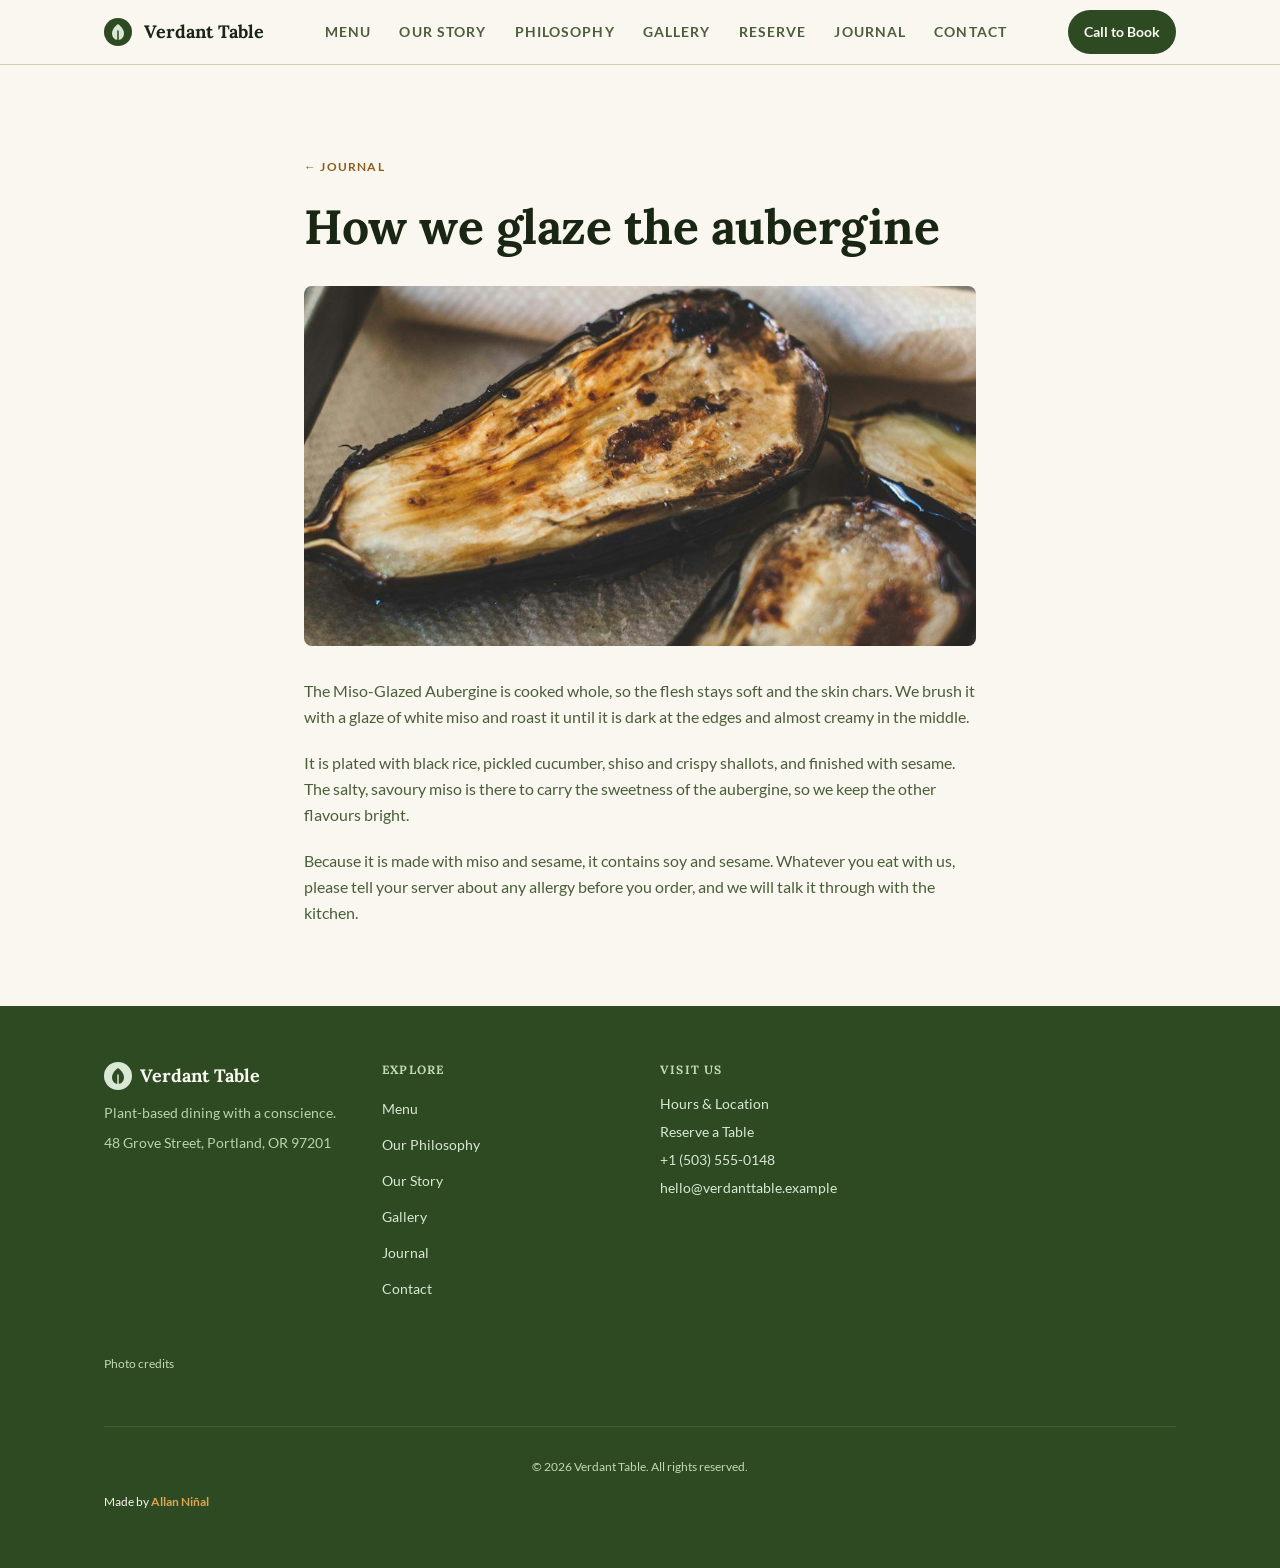
<file: journal/how-we-glaze-the-aubergine/index.html>
<!DOCTYPE html><html lang="en" class="scroll-smooth"> <head><meta charset="utf-8"><meta name="viewport" content="width=device-width, initial-scale=1, viewport-fit=cover"><meta name="theme-color" content="#2D4A22"><title>How we glaze the aubergine — Verdant Table</title><meta name="description" content="Whole aubergine, white miso and a hot oven. What goes into one of the dishes people ask about most."><link rel="canonical" href="https://example.com/journal/how-we-glaze-the-aubergine/"><meta name="robots" content="index, follow"><meta name="author" content="Verdant Table"><!-- Open Graph --><meta property="og:title" content="How we glaze the aubergine — Verdant Table"><meta property="og:description" content="Whole aubergine, white miso and a hot oven. What goes into one of the dishes people ask about most."><meta property="og:url" content="https://example.com/journal/how-we-glaze-the-aubergine/"><meta property="og:type" content="restaurant.restaurant"><meta property="og:site_name" content="Verdant Table"><meta property="og:locale" content="en_US"><meta property="og:image" content="https://example.com/og-image.png"><meta property="og:image:type" content="image/png"><meta property="og:image:width" content="1200"><meta property="og:image:height" content="630"><meta property="og:image:alt" content="Verdant Table — Plant-Based Restaurant, Portland OR"><!-- Twitter / X --><meta name="twitter:card" content="summary_large_image"><meta name="twitter:title" content="How we glaze the aubergine — Verdant Table"><meta name="twitter:description" content="Whole aubergine, white miso and a hot oven. What goes into one of the dishes people ask about most."><meta name="twitter:image" content="https://example.com/og-image.png"><link rel="icon" href="../../favicon.svg" type="image/svg+xml"><link rel="apple-touch-icon" href="../../favicon.svg"><script type="application/ld+json">{"@context":"https://schema.org","@type":"BreadcrumbList","itemListElement":[{"@type":"ListItem","position":1,"name":"Home","item":"https://example.com/"},{"@type":"ListItem","position":2,"name":"Journal","item":"https://example.com/journal/"},{"@type":"ListItem","position":3,"name":"How we glaze the aubergine","item":"https://example.com/journal/how-we-glaze-the-aubergine/"}]}</script><link rel="stylesheet" href="../../assets/index.CVG3BW8h.css"></head> <body class="min-h-screen flex flex-col antialiased"> <a href="#main-content" class="sr-only focus:not-sr-only focus:fixed focus:top-4 focus:left-4 focus:z-[100] btn-primary">
Skip to main content
</a> <header class="sticky top-0 z-50" style="background-color: var(--color-bg); border-bottom: 1px solid var(--color-border);" data-astro-cid-ctg3m53h> <div class="container-x" data-astro-cid-ctg3m53h> <div class="flex h-16 items-center justify-between" data-astro-cid-ctg3m53h> <!-- Logo / Brand --> <a href="../../index.html" class="flex items-center gap-3 font-display font-bold text-lg" style="color: var(--color-text); min-height: 44px;" data-astro-cid-ctg3m53h> <svg width="28" height="28" viewBox="0 0 28 28" fill="none" aria-hidden="true" xmlns="http://www.w3.org/2000/svg" data-astro-cid-ctg3m53h> <circle cx="14" cy="14" r="14" fill="#2D4A22" data-astro-cid-ctg3m53h></circle> <path d="M14 6C14 6 8 10 8 15.5C8 19.09 10.69 22 14 22C17.31 22 20 19.09 20 15.5C20 10 14 6 14 6Z" fill="#D9E8D4" data-astro-cid-ctg3m53h></path> <path d="M14 22V13" stroke="#2D4A22" stroke-width="1.5" stroke-linecap="round" data-astro-cid-ctg3m53h></path> </svg> <span data-astro-cid-ctg3m53h>Verdant Table</span> </a> <!-- Desktop nav links --> <nav class="hidden lg:flex items-center gap-1" aria-label="Main navigation" data-astro-cid-ctg3m53h> <a href="../../menu/index.html" class="nav-link px-3" data-astro-cid-ctg3m53h>Menu</a><a href="../../index.html#story" class="nav-link px-3" data-astro-cid-ctg3m53h>Our Story</a><a href="../../index.html#philosophy" class="nav-link px-3" data-astro-cid-ctg3m53h>Philosophy</a><a href="../../index.html#gallery" class="nav-link px-3" data-astro-cid-ctg3m53h>Gallery</a><a href="../../index.html#reservations" class="nav-link px-3" data-astro-cid-ctg3m53h>Reserve</a><a href="../index.html" class="nav-link px-3" data-astro-cid-ctg3m53h>Journal</a><a href="../../contact/index.html" class="nav-link px-3" data-astro-cid-ctg3m53h>Contact</a> </nav> <div class="flex items-center gap-2" data-astro-cid-ctg3m53h> <a href="tel:+15035550148" class="btn-primary text-sm" style="padding-left: 1rem; padding-right: 1rem;" data-astro-cid-ctg3m53h>Call to Book</a> <!-- Phone menu: works without JavaScript --> <details class="mobile-menu lg:hidden" data-astro-cid-ctg3m53h> <summary aria-label="Menu" data-astro-cid-ctg3m53h>Menu</summary> <nav aria-label="Mobile navigation" data-astro-cid-ctg3m53h> <a href="../../menu/index.html" data-astro-cid-ctg3m53h>Menu</a><a href="../../index.html#story" data-astro-cid-ctg3m53h>Our Story</a><a href="../../index.html#philosophy" data-astro-cid-ctg3m53h>Philosophy</a><a href="../../index.html#gallery" data-astro-cid-ctg3m53h>Gallery</a><a href="../../index.html#reservations" data-astro-cid-ctg3m53h>Reserve</a><a href="../index.html" data-astro-cid-ctg3m53h>Journal</a><a href="../../contact/index.html" data-astro-cid-ctg3m53h>Contact</a> </nav> </details> </div> </div> </div> </header>  <main id="main-content" class="flex-1">  <article class="container-x py-20" aria-labelledby="post-heading"> <div class="max-w-2xl mx-auto"> <p class="eyebrow mb-3"><a href="../index.html" style="display: inline-flex; align-items: center; min-height: 44px;">&larr; Journal</a></p> <h1 id="post-heading" class="font-display font-bold" style="font-size: clamp(2rem, 5vw, 3rem); line-height: 1.1; color: var(--color-text);">How we glaze the aubergine</h1> <img src="../../images/gallery/aubergine.jpg" alt="Roasted aubergine halves, charred on a tray" width="900" height="600" decoding="async" class="w-full object-cover mt-8 rounded-lg" style="max-height: 360px;"> <div class="mt-8 grid gap-5"> <p class="text-base leading-relaxed" style="color: var(--color-text-muted);">The Miso-Glazed Aubergine is cooked whole, so the flesh stays soft and the skin chars. We brush it with a glaze of white miso and roast it until it is dark at the edges and almost creamy in the middle.</p><p class="text-base leading-relaxed" style="color: var(--color-text-muted);">It is plated with black rice, pickled cucumber, shiso and crispy shallots, and finished with sesame. The salty, savoury miso is there to carry the sweetness of the aubergine, so we keep the other flavours bright.</p><p class="text-base leading-relaxed" style="color: var(--color-text-muted);">Because it is made with miso and sesame, it contains soy and sesame. Whatever you eat with us, please tell your server about any allergy before you order, and we will talk it through with the kitchen.</p> </div> </div> </article>  </main> <footer style="background-color: #2D4A22; color: #FAF7F0;" data-astro-cid-gcn2mc3v> <div class="container-x py-14" data-astro-cid-gcn2mc3v> <div class="grid gap-10 sm:grid-cols-2 lg:grid-cols-4" data-astro-cid-gcn2mc3v> <!-- Brand block --> <div class="sm:col-span-2 lg:col-span-1" data-astro-cid-gcn2mc3v> <div class="flex items-center gap-2 mb-3" data-astro-cid-gcn2mc3v> <svg width="28" height="28" viewBox="0 0 28 28" fill="none" aria-hidden="true" xmlns="http://www.w3.org/2000/svg" data-astro-cid-gcn2mc3v> <circle cx="14" cy="14" r="14" fill="#D9E8D4" data-astro-cid-gcn2mc3v></circle> <path d="M14 6C14 6 8 10 8 15.5C8 19.09 10.69 22 14 22C17.31 22 20 19.09 20 15.5C20 10 14 6 14 6Z" fill="#2D4A22" data-astro-cid-gcn2mc3v></path> <path d="M14 22V13" stroke="#D9E8D4" stroke-width="1.5" stroke-linecap="round" data-astro-cid-gcn2mc3v></path> </svg> <span class="font-display font-bold text-lg" style="color: #FAF7F0;" data-astro-cid-gcn2mc3v>Verdant Table</span> </div> <p class="text-sm leading-relaxed" style="color: #B8D4AD;" data-astro-cid-gcn2mc3v>Plant-based dining with a conscience.</p> <p class="text-sm mt-2" style="color: #B8D4AD;" data-astro-cid-gcn2mc3v>48 Grove Street, Portland, OR 97201</p> </div> <!-- Navigation --> <nav aria-label="Footer navigation" data-astro-cid-gcn2mc3v> <h2 class="text-xs font-bold uppercase tracking-widest mb-4" style="color: #C4D8B8;" data-astro-cid-gcn2mc3v>Explore</h2> <ul class="space-y-2" data-astro-cid-gcn2mc3v> <li data-astro-cid-gcn2mc3v><a href="../../index.html#menu" class="text-sm hover:opacity-80 transition-opacity" style="color: #D9E8D4;" data-astro-cid-gcn2mc3v>Menu</a></li> <li data-astro-cid-gcn2mc3v><a href="../../index.html#philosophy" class="text-sm hover:opacity-80 transition-opacity" style="color: #D9E8D4;" data-astro-cid-gcn2mc3v>Our Philosophy</a></li> <li data-astro-cid-gcn2mc3v><a href="../../index.html#story" class="text-sm hover:opacity-80 transition-opacity" style="color: #D9E8D4;" data-astro-cid-gcn2mc3v>Our Story</a></li> <li data-astro-cid-gcn2mc3v><a href="../../index.html#gallery" class="text-sm hover:opacity-80 transition-opacity" style="color: #D9E8D4;" data-astro-cid-gcn2mc3v>Gallery</a></li> <li data-astro-cid-gcn2mc3v><a href="../index.html" class="text-sm hover:opacity-80 transition-opacity" style="color: #D9E8D4;" data-astro-cid-gcn2mc3v>Journal</a></li> <li data-astro-cid-gcn2mc3v><a href="../../contact/index.html" class="text-sm hover:opacity-80 transition-opacity" style="color: #D9E8D4;" data-astro-cid-gcn2mc3v>Contact</a></li> </ul> </nav> <!-- Contact & Hours --> <div data-astro-cid-gcn2mc3v> <h2 class="text-xs font-bold uppercase tracking-widest mb-4" style="color: #C4D8B8;" data-astro-cid-gcn2mc3v>Visit Us</h2> <ul class="space-y-2 text-sm" style="color: #D9E8D4;" data-astro-cid-gcn2mc3v> <li data-astro-cid-gcn2mc3v><a href="../../index.html#hours" class="hover:opacity-80" data-astro-cid-gcn2mc3v>Hours &amp; Location</a></li> <li data-astro-cid-gcn2mc3v><a href="../../index.html#reservations" class="hover:opacity-80" data-astro-cid-gcn2mc3v>Reserve a Table</a></li> <li data-astro-cid-gcn2mc3v> <a href="tel:+15035550148" class="hover:opacity-80" data-astro-cid-gcn2mc3v>+1 (503) 555-0148</a> </li> <li data-astro-cid-gcn2mc3v> <a href="mailto:hello@verdanttable.example" class="hover:opacity-80" data-astro-cid-gcn2mc3v>hello@verdanttable.example</a> </li> </ul> </div> </div> <!-- Photo credits. Required while you use the demo photos (Unsplash asks for
         the photographer and a link). Delete this whole <details> block once you
         have replaced the photos with your own. --> <details class="mt-10 text-xs" style="color: #C4D8B8;" data-photo-credits data-astro-cid-gcn2mc3v> <summary style="cursor: pointer; min-height: 44px; display: flex; align-items: center;" data-astro-cid-gcn2mc3v>Photo credits</summary> <p class="mt-2" data-astro-cid-gcn2mc3v>
Demo photographs from <a href="https://unsplash.com/?utm_source=allanninal_dev&utm_medium=referral" class="underline" data-astro-cid-gcn2mc3v>Unsplash</a>. Replace them, and these credits, with your own before launch.
</p> <ul class="mt-2 space-y-1" data-astro-cid-gcn2mc3v> <li data-astro-cid-gcn2mc3v>Dining room: Photo by <a href="https://unsplash.com/@caramel_works?utm_source=allanninal_dev&utm_medium=referral" class="underline" data-astro-cid-gcn2mc3v>Caramel</a> on <a href="https://unsplash.com/photos/bRihwX_BU1E?utm_source=allanninal_dev&utm_medium=referral" class="underline" data-astro-cid-gcn2mc3v>Unsplash</a></li><li data-astro-cid-gcn2mc3v>Fresh beets: Photo by <a href="https://unsplash.com/@rens23?utm_source=allanninal_dev&utm_medium=referral" class="underline" data-astro-cid-gcn2mc3v>Rens D</a> on <a href="https://unsplash.com/photos/0Pyl44F7eDY?utm_source=allanninal_dev&utm_medium=referral" class="underline" data-astro-cid-gcn2mc3v>Unsplash</a></li><li data-astro-cid-gcn2mc3v>Roasted aubergine: Photo by <a href="https://unsplash.com/@anetakpawlik?utm_source=allanninal_dev&utm_medium=referral" class="underline" data-astro-cid-gcn2mc3v>Aneta Pawlik</a> on <a href="https://unsplash.com/photos/black-and-brown-vegetable-dish-1yPbO61xjzw?utm_source=allanninal_dev&utm_medium=referral" class="underline" data-astro-cid-gcn2mc3v>Unsplash</a></li><li data-astro-cid-gcn2mc3v>Chocolate tart: Photo by <a href="https://unsplash.com/@razvan_mirel?utm_source=allanninal_dev&utm_medium=referral" class="underline" data-astro-cid-gcn2mc3v>Razvan Mirel</a> on <a href="https://unsplash.com/photos/ufK6dVE4KHA?utm_source=allanninal_dev&utm_medium=referral" class="underline" data-astro-cid-gcn2mc3v>Unsplash</a></li><li data-astro-cid-gcn2mc3v>The harvest: Photo by <a href="https://unsplash.com/@tom_paolini?utm_source=allanninal_dev&utm_medium=referral" class="underline" data-astro-cid-gcn2mc3v>Tom Paolini</a> on <a href="https://unsplash.com/photos/nXKDqpmdx_8?utm_source=allanninal_dev&utm_medium=referral" class="underline" data-astro-cid-gcn2mc3v>Unsplash</a></li><li data-astro-cid-gcn2mc3v>Our dining room: Photo by <a href="https://unsplash.com/@maxinehuluwa?utm_source=allanninal_dev&utm_medium=referral" class="underline" data-astro-cid-gcn2mc3v>maxine guo</a> on <a href="https://unsplash.com/photos/GJSCCPmxO5E?utm_source=allanninal_dev&utm_medium=referral" class="underline" data-astro-cid-gcn2mc3v>Unsplash</a></li><li data-astro-cid-gcn2mc3v>In the kitchen: Photo by <a href="https://unsplash.com/@sebastiancoman?utm_source=allanninal_dev&utm_medium=referral" class="underline" data-astro-cid-gcn2mc3v>Sebastian Coman Photography</a> on <a href="https://unsplash.com/photos/cQbOSRpElxw?utm_source=allanninal_dev&utm_medium=referral" class="underline" data-astro-cid-gcn2mc3v>Unsplash</a></li> </ul> </details> <div class="mt-10 border-t pt-8" style="border-color: #3D6030;" data-astro-cid-gcn2mc3v> <p class="text-xs text-center" style="color: #C4D8B8;" data-astro-cid-gcn2mc3v>
&copy; 2026 Verdant Table. All rights reserved.
</p> </div>  <p class="maker-credit" data-maker-credit="1" data-astro-cid-gcn2mc3v>Made by <a href="https://www.linkedin.com/in/allanninal/" data-maker-credit="1" target="_blank" rel="noopener noreferrer" data-astro-cid-gcn2mc3v>Allan Ni&ntilde;al</a></p> </div> </footer>   </body></html>
</file>
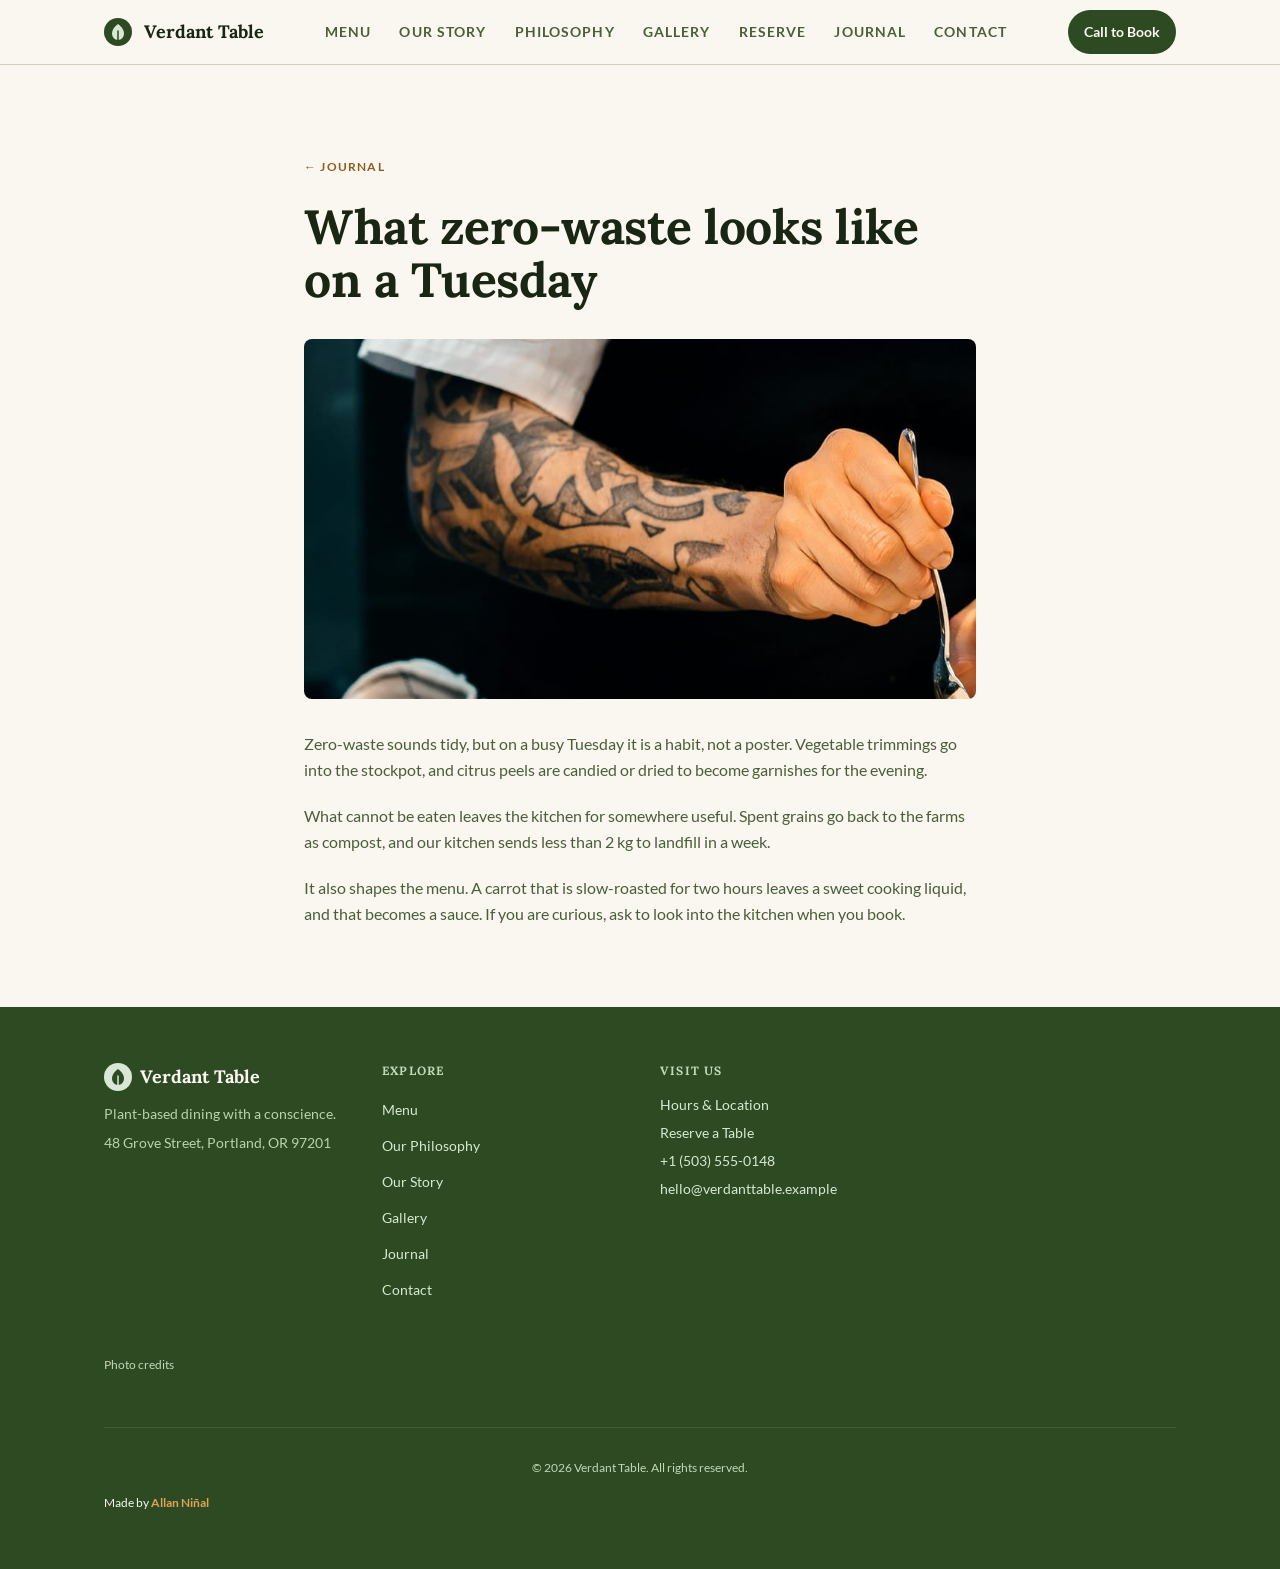
<file: journal/what-zero-waste-looks-like/index.html>
<!DOCTYPE html><html lang="en" class="scroll-smooth"> <head><meta charset="utf-8"><meta name="viewport" content="width=device-width, initial-scale=1, viewport-fit=cover"><meta name="theme-color" content="#2D4A22"><title>What zero-waste looks like on a Tuesday — Verdant Table</title><meta name="description" content="Trimmings into stock, peels into garnish, spent grain back to the farm. How a working kitchen sends little to landfill."><link rel="canonical" href="https://example.com/journal/what-zero-waste-looks-like/"><meta name="robots" content="index, follow"><meta name="author" content="Verdant Table"><!-- Open Graph --><meta property="og:title" content="What zero-waste looks like on a Tuesday — Verdant Table"><meta property="og:description" content="Trimmings into stock, peels into garnish, spent grain back to the farm. How a working kitchen sends little to landfill."><meta property="og:url" content="https://example.com/journal/what-zero-waste-looks-like/"><meta property="og:type" content="restaurant.restaurant"><meta property="og:site_name" content="Verdant Table"><meta property="og:locale" content="en_US"><meta property="og:image" content="https://example.com/og-image.png"><meta property="og:image:type" content="image/png"><meta property="og:image:width" content="1200"><meta property="og:image:height" content="630"><meta property="og:image:alt" content="Verdant Table — Plant-Based Restaurant, Portland OR"><!-- Twitter / X --><meta name="twitter:card" content="summary_large_image"><meta name="twitter:title" content="What zero-waste looks like on a Tuesday — Verdant Table"><meta name="twitter:description" content="Trimmings into stock, peels into garnish, spent grain back to the farm. How a working kitchen sends little to landfill."><meta name="twitter:image" content="https://example.com/og-image.png"><link rel="icon" href="../../favicon.svg" type="image/svg+xml"><link rel="apple-touch-icon" href="../../favicon.svg"><script type="application/ld+json">{"@context":"https://schema.org","@type":"BreadcrumbList","itemListElement":[{"@type":"ListItem","position":1,"name":"Home","item":"https://example.com/"},{"@type":"ListItem","position":2,"name":"Journal","item":"https://example.com/journal/"},{"@type":"ListItem","position":3,"name":"What zero-waste looks like on a Tuesday","item":"https://example.com/journal/what-zero-waste-looks-like/"}]}</script><link rel="stylesheet" href="../../assets/index.CVG3BW8h.css"></head> <body class="min-h-screen flex flex-col antialiased"> <a href="#main-content" class="sr-only focus:not-sr-only focus:fixed focus:top-4 focus:left-4 focus:z-[100] btn-primary">
Skip to main content
</a> <header class="sticky top-0 z-50" style="background-color: var(--color-bg); border-bottom: 1px solid var(--color-border);" data-astro-cid-ctg3m53h> <div class="container-x" data-astro-cid-ctg3m53h> <div class="flex h-16 items-center justify-between" data-astro-cid-ctg3m53h> <!-- Logo / Brand --> <a href="../../index.html" class="flex items-center gap-3 font-display font-bold text-lg" style="color: var(--color-text); min-height: 44px;" data-astro-cid-ctg3m53h> <svg width="28" height="28" viewBox="0 0 28 28" fill="none" aria-hidden="true" xmlns="http://www.w3.org/2000/svg" data-astro-cid-ctg3m53h> <circle cx="14" cy="14" r="14" fill="#2D4A22" data-astro-cid-ctg3m53h></circle> <path d="M14 6C14 6 8 10 8 15.5C8 19.09 10.69 22 14 22C17.31 22 20 19.09 20 15.5C20 10 14 6 14 6Z" fill="#D9E8D4" data-astro-cid-ctg3m53h></path> <path d="M14 22V13" stroke="#2D4A22" stroke-width="1.5" stroke-linecap="round" data-astro-cid-ctg3m53h></path> </svg> <span data-astro-cid-ctg3m53h>Verdant Table</span> </a> <!-- Desktop nav links --> <nav class="hidden lg:flex items-center gap-1" aria-label="Main navigation" data-astro-cid-ctg3m53h> <a href="../../menu/index.html" class="nav-link px-3" data-astro-cid-ctg3m53h>Menu</a><a href="../../index.html#story" class="nav-link px-3" data-astro-cid-ctg3m53h>Our Story</a><a href="../../index.html#philosophy" class="nav-link px-3" data-astro-cid-ctg3m53h>Philosophy</a><a href="../../index.html#gallery" class="nav-link px-3" data-astro-cid-ctg3m53h>Gallery</a><a href="../../index.html#reservations" class="nav-link px-3" data-astro-cid-ctg3m53h>Reserve</a><a href="../index.html" class="nav-link px-3" data-astro-cid-ctg3m53h>Journal</a><a href="../../contact/index.html" class="nav-link px-3" data-astro-cid-ctg3m53h>Contact</a> </nav> <div class="flex items-center gap-2" data-astro-cid-ctg3m53h> <a href="tel:+15035550148" class="btn-primary text-sm" style="padding-left: 1rem; padding-right: 1rem;" data-astro-cid-ctg3m53h>Call to Book</a> <!-- Phone menu: works without JavaScript --> <details class="mobile-menu lg:hidden" data-astro-cid-ctg3m53h> <summary aria-label="Menu" data-astro-cid-ctg3m53h>Menu</summary> <nav aria-label="Mobile navigation" data-astro-cid-ctg3m53h> <a href="../../menu/index.html" data-astro-cid-ctg3m53h>Menu</a><a href="../../index.html#story" data-astro-cid-ctg3m53h>Our Story</a><a href="../../index.html#philosophy" data-astro-cid-ctg3m53h>Philosophy</a><a href="../../index.html#gallery" data-astro-cid-ctg3m53h>Gallery</a><a href="../../index.html#reservations" data-astro-cid-ctg3m53h>Reserve</a><a href="../index.html" data-astro-cid-ctg3m53h>Journal</a><a href="../../contact/index.html" data-astro-cid-ctg3m53h>Contact</a> </nav> </details> </div> </div> </div> </header>  <main id="main-content" class="flex-1">  <article class="container-x py-20" aria-labelledby="post-heading"> <div class="max-w-2xl mx-auto"> <p class="eyebrow mb-3"><a href="../index.html" style="display: inline-flex; align-items: center; min-height: 44px;">&larr; Journal</a></p> <h1 id="post-heading" class="font-display font-bold" style="font-size: clamp(2rem, 5vw, 3rem); line-height: 1.1; color: var(--color-text);">What zero-waste looks like on a Tuesday</h1> <img src="../../images/gallery/kitchen.jpg" alt="A tattooed chef’s arm plating a dish with a spoon" width="900" height="600" decoding="async" class="w-full object-cover mt-8 rounded-lg" style="max-height: 360px;"> <div class="mt-8 grid gap-5"> <p class="text-base leading-relaxed" style="color: var(--color-text-muted);">Zero-waste sounds tidy, but on a busy Tuesday it is a habit, not a poster. Vegetable trimmings go into the stockpot, and citrus peels are candied or dried to become garnishes for the evening.</p><p class="text-base leading-relaxed" style="color: var(--color-text-muted);">What cannot be eaten leaves the kitchen for somewhere useful. Spent grains go back to the farms as compost, and our kitchen sends less than 2 kg to landfill in a week.</p><p class="text-base leading-relaxed" style="color: var(--color-text-muted);">It also shapes the menu. A carrot that is slow-roasted for two hours leaves a sweet cooking liquid, and that becomes a sauce. If you are curious, ask to look into the kitchen when you book.</p> </div> </div> </article>  </main> <footer style="background-color: #2D4A22; color: #FAF7F0;" data-astro-cid-gcn2mc3v> <div class="container-x py-14" data-astro-cid-gcn2mc3v> <div class="grid gap-10 sm:grid-cols-2 lg:grid-cols-4" data-astro-cid-gcn2mc3v> <!-- Brand block --> <div class="sm:col-span-2 lg:col-span-1" data-astro-cid-gcn2mc3v> <div class="flex items-center gap-2 mb-3" data-astro-cid-gcn2mc3v> <svg width="28" height="28" viewBox="0 0 28 28" fill="none" aria-hidden="true" xmlns="http://www.w3.org/2000/svg" data-astro-cid-gcn2mc3v> <circle cx="14" cy="14" r="14" fill="#D9E8D4" data-astro-cid-gcn2mc3v></circle> <path d="M14 6C14 6 8 10 8 15.5C8 19.09 10.69 22 14 22C17.31 22 20 19.09 20 15.5C20 10 14 6 14 6Z" fill="#2D4A22" data-astro-cid-gcn2mc3v></path> <path d="M14 22V13" stroke="#D9E8D4" stroke-width="1.5" stroke-linecap="round" data-astro-cid-gcn2mc3v></path> </svg> <span class="font-display font-bold text-lg" style="color: #FAF7F0;" data-astro-cid-gcn2mc3v>Verdant Table</span> </div> <p class="text-sm leading-relaxed" style="color: #B8D4AD;" data-astro-cid-gcn2mc3v>Plant-based dining with a conscience.</p> <p class="text-sm mt-2" style="color: #B8D4AD;" data-astro-cid-gcn2mc3v>48 Grove Street, Portland, OR 97201</p> </div> <!-- Navigation --> <nav aria-label="Footer navigation" data-astro-cid-gcn2mc3v> <h2 class="text-xs font-bold uppercase tracking-widest mb-4" style="color: #C4D8B8;" data-astro-cid-gcn2mc3v>Explore</h2> <ul class="space-y-2" data-astro-cid-gcn2mc3v> <li data-astro-cid-gcn2mc3v><a href="../../index.html#menu" class="text-sm hover:opacity-80 transition-opacity" style="color: #D9E8D4;" data-astro-cid-gcn2mc3v>Menu</a></li> <li data-astro-cid-gcn2mc3v><a href="../../index.html#philosophy" class="text-sm hover:opacity-80 transition-opacity" style="color: #D9E8D4;" data-astro-cid-gcn2mc3v>Our Philosophy</a></li> <li data-astro-cid-gcn2mc3v><a href="../../index.html#story" class="text-sm hover:opacity-80 transition-opacity" style="color: #D9E8D4;" data-astro-cid-gcn2mc3v>Our Story</a></li> <li data-astro-cid-gcn2mc3v><a href="../../index.html#gallery" class="text-sm hover:opacity-80 transition-opacity" style="color: #D9E8D4;" data-astro-cid-gcn2mc3v>Gallery</a></li> <li data-astro-cid-gcn2mc3v><a href="../index.html" class="text-sm hover:opacity-80 transition-opacity" style="color: #D9E8D4;" data-astro-cid-gcn2mc3v>Journal</a></li> <li data-astro-cid-gcn2mc3v><a href="../../contact/index.html" class="text-sm hover:opacity-80 transition-opacity" style="color: #D9E8D4;" data-astro-cid-gcn2mc3v>Contact</a></li> </ul> </nav> <!-- Contact & Hours --> <div data-astro-cid-gcn2mc3v> <h2 class="text-xs font-bold uppercase tracking-widest mb-4" style="color: #C4D8B8;" data-astro-cid-gcn2mc3v>Visit Us</h2> <ul class="space-y-2 text-sm" style="color: #D9E8D4;" data-astro-cid-gcn2mc3v> <li data-astro-cid-gcn2mc3v><a href="../../index.html#hours" class="hover:opacity-80" data-astro-cid-gcn2mc3v>Hours &amp; Location</a></li> <li data-astro-cid-gcn2mc3v><a href="../../index.html#reservations" class="hover:opacity-80" data-astro-cid-gcn2mc3v>Reserve a Table</a></li> <li data-astro-cid-gcn2mc3v> <a href="tel:+15035550148" class="hover:opacity-80" data-astro-cid-gcn2mc3v>+1 (503) 555-0148</a> </li> <li data-astro-cid-gcn2mc3v> <a href="mailto:hello@verdanttable.example" class="hover:opacity-80" data-astro-cid-gcn2mc3v>hello@verdanttable.example</a> </li> </ul> </div> </div> <!-- Photo credits. Required while you use the demo photos (Unsplash asks for
         the photographer and a link). Delete this whole <details> block once you
         have replaced the photos with your own. --> <details class="mt-10 text-xs" style="color: #C4D8B8;" data-photo-credits data-astro-cid-gcn2mc3v> <summary style="cursor: pointer; min-height: 44px; display: flex; align-items: center;" data-astro-cid-gcn2mc3v>Photo credits</summary> <p class="mt-2" data-astro-cid-gcn2mc3v>
Demo photographs from <a href="https://unsplash.com/?utm_source=allanninal_dev&utm_medium=referral" class="underline" data-astro-cid-gcn2mc3v>Unsplash</a>. Replace them, and these credits, with your own before launch.
</p> <ul class="mt-2 space-y-1" data-astro-cid-gcn2mc3v> <li data-astro-cid-gcn2mc3v>Dining room: Photo by <a href="https://unsplash.com/@caramel_works?utm_source=allanninal_dev&utm_medium=referral" class="underline" data-astro-cid-gcn2mc3v>Caramel</a> on <a href="https://unsplash.com/photos/bRihwX_BU1E?utm_source=allanninal_dev&utm_medium=referral" class="underline" data-astro-cid-gcn2mc3v>Unsplash</a></li><li data-astro-cid-gcn2mc3v>Fresh beets: Photo by <a href="https://unsplash.com/@rens23?utm_source=allanninal_dev&utm_medium=referral" class="underline" data-astro-cid-gcn2mc3v>Rens D</a> on <a href="https://unsplash.com/photos/0Pyl44F7eDY?utm_source=allanninal_dev&utm_medium=referral" class="underline" data-astro-cid-gcn2mc3v>Unsplash</a></li><li data-astro-cid-gcn2mc3v>Roasted aubergine: Photo by <a href="https://unsplash.com/@anetakpawlik?utm_source=allanninal_dev&utm_medium=referral" class="underline" data-astro-cid-gcn2mc3v>Aneta Pawlik</a> on <a href="https://unsplash.com/photos/black-and-brown-vegetable-dish-1yPbO61xjzw?utm_source=allanninal_dev&utm_medium=referral" class="underline" data-astro-cid-gcn2mc3v>Unsplash</a></li><li data-astro-cid-gcn2mc3v>Chocolate tart: Photo by <a href="https://unsplash.com/@razvan_mirel?utm_source=allanninal_dev&utm_medium=referral" class="underline" data-astro-cid-gcn2mc3v>Razvan Mirel</a> on <a href="https://unsplash.com/photos/ufK6dVE4KHA?utm_source=allanninal_dev&utm_medium=referral" class="underline" data-astro-cid-gcn2mc3v>Unsplash</a></li><li data-astro-cid-gcn2mc3v>The harvest: Photo by <a href="https://unsplash.com/@tom_paolini?utm_source=allanninal_dev&utm_medium=referral" class="underline" data-astro-cid-gcn2mc3v>Tom Paolini</a> on <a href="https://unsplash.com/photos/nXKDqpmdx_8?utm_source=allanninal_dev&utm_medium=referral" class="underline" data-astro-cid-gcn2mc3v>Unsplash</a></li><li data-astro-cid-gcn2mc3v>Our dining room: Photo by <a href="https://unsplash.com/@maxinehuluwa?utm_source=allanninal_dev&utm_medium=referral" class="underline" data-astro-cid-gcn2mc3v>maxine guo</a> on <a href="https://unsplash.com/photos/GJSCCPmxO5E?utm_source=allanninal_dev&utm_medium=referral" class="underline" data-astro-cid-gcn2mc3v>Unsplash</a></li><li data-astro-cid-gcn2mc3v>In the kitchen: Photo by <a href="https://unsplash.com/@sebastiancoman?utm_source=allanninal_dev&utm_medium=referral" class="underline" data-astro-cid-gcn2mc3v>Sebastian Coman Photography</a> on <a href="https://unsplash.com/photos/cQbOSRpElxw?utm_source=allanninal_dev&utm_medium=referral" class="underline" data-astro-cid-gcn2mc3v>Unsplash</a></li> </ul> </details> <div class="mt-10 border-t pt-8" style="border-color: #3D6030;" data-astro-cid-gcn2mc3v> <p class="text-xs text-center" style="color: #C4D8B8;" data-astro-cid-gcn2mc3v>
&copy; 2026 Verdant Table. All rights reserved.
</p> </div>  <p class="maker-credit" data-maker-credit="1" data-astro-cid-gcn2mc3v>Made by <a href="https://www.linkedin.com/in/allanninal/" data-maker-credit="1" target="_blank" rel="noopener noreferrer" data-astro-cid-gcn2mc3v>Allan Ni&ntilde;al</a></p> </div> </footer>   </body></html>
</file>
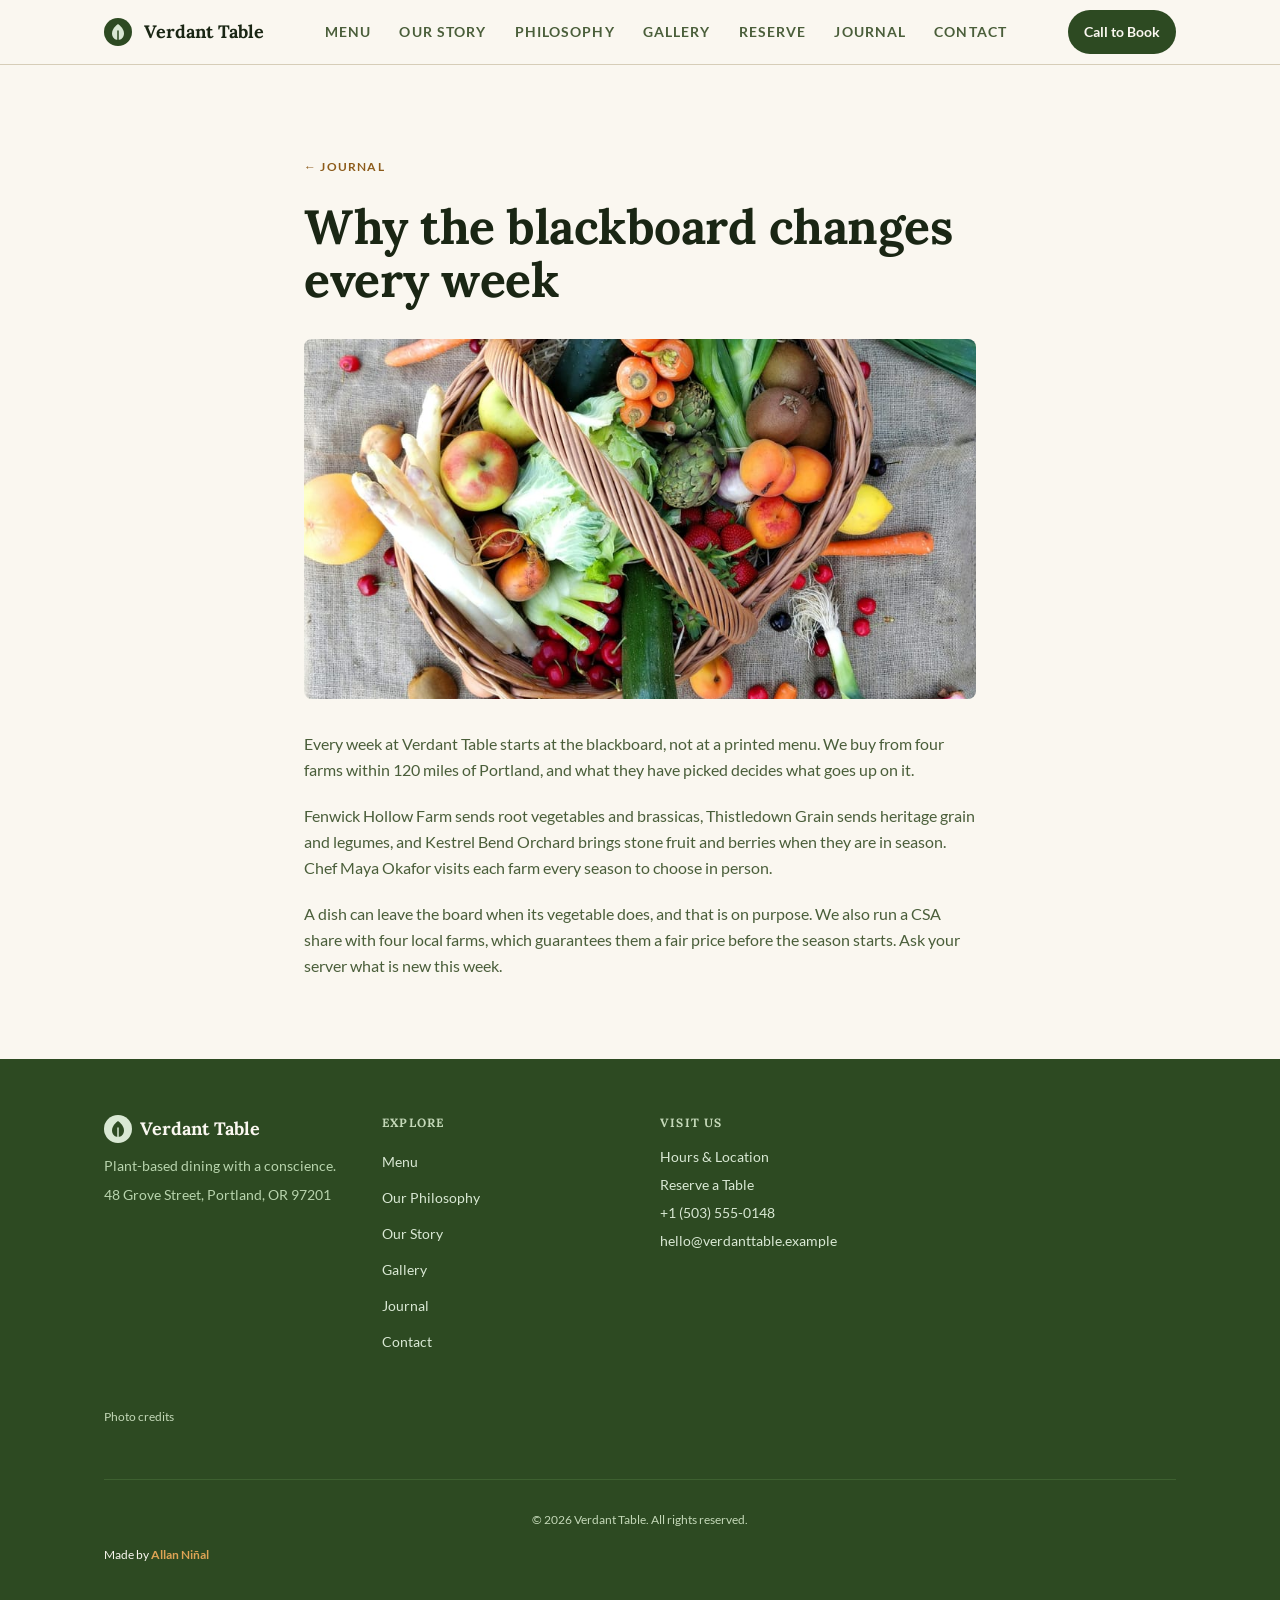
<file: journal/why-the-blackboard-changes/index.html>
<!DOCTYPE html><html lang="en" class="scroll-smooth"> <head><meta charset="utf-8"><meta name="viewport" content="width=device-width, initial-scale=1, viewport-fit=cover"><meta name="theme-color" content="#2D4A22"><title>Why the blackboard changes every week — Verdant Table</title><meta name="description" content="We buy from four farms within 120 miles, so what is ripe decides what we cook. A look at how the week begins."><link rel="canonical" href="https://example.com/journal/why-the-blackboard-changes/"><meta name="robots" content="index, follow"><meta name="author" content="Verdant Table"><!-- Open Graph --><meta property="og:title" content="Why the blackboard changes every week — Verdant Table"><meta property="og:description" content="We buy from four farms within 120 miles, so what is ripe decides what we cook. A look at how the week begins."><meta property="og:url" content="https://example.com/journal/why-the-blackboard-changes/"><meta property="og:type" content="restaurant.restaurant"><meta property="og:site_name" content="Verdant Table"><meta property="og:locale" content="en_US"><meta property="og:image" content="https://example.com/og-image.png"><meta property="og:image:type" content="image/png"><meta property="og:image:width" content="1200"><meta property="og:image:height" content="630"><meta property="og:image:alt" content="Verdant Table — Plant-Based Restaurant, Portland OR"><!-- Twitter / X --><meta name="twitter:card" content="summary_large_image"><meta name="twitter:title" content="Why the blackboard changes every week — Verdant Table"><meta name="twitter:description" content="We buy from four farms within 120 miles, so what is ripe decides what we cook. A look at how the week begins."><meta name="twitter:image" content="https://example.com/og-image.png"><link rel="icon" href="../../favicon.svg" type="image/svg+xml"><link rel="apple-touch-icon" href="../../favicon.svg"><script type="application/ld+json">{"@context":"https://schema.org","@type":"BreadcrumbList","itemListElement":[{"@type":"ListItem","position":1,"name":"Home","item":"https://example.com/"},{"@type":"ListItem","position":2,"name":"Journal","item":"https://example.com/journal/"},{"@type":"ListItem","position":3,"name":"Why the blackboard changes every week","item":"https://example.com/journal/why-the-blackboard-changes/"}]}</script><link rel="stylesheet" href="../../assets/index.CVG3BW8h.css"></head> <body class="min-h-screen flex flex-col antialiased"> <a href="#main-content" class="sr-only focus:not-sr-only focus:fixed focus:top-4 focus:left-4 focus:z-[100] btn-primary">
Skip to main content
</a> <header class="sticky top-0 z-50" style="background-color: var(--color-bg); border-bottom: 1px solid var(--color-border);" data-astro-cid-ctg3m53h> <div class="container-x" data-astro-cid-ctg3m53h> <div class="flex h-16 items-center justify-between" data-astro-cid-ctg3m53h> <!-- Logo / Brand --> <a href="../../index.html" class="flex items-center gap-3 font-display font-bold text-lg" style="color: var(--color-text); min-height: 44px;" data-astro-cid-ctg3m53h> <svg width="28" height="28" viewBox="0 0 28 28" fill="none" aria-hidden="true" xmlns="http://www.w3.org/2000/svg" data-astro-cid-ctg3m53h> <circle cx="14" cy="14" r="14" fill="#2D4A22" data-astro-cid-ctg3m53h></circle> <path d="M14 6C14 6 8 10 8 15.5C8 19.09 10.69 22 14 22C17.31 22 20 19.09 20 15.5C20 10 14 6 14 6Z" fill="#D9E8D4" data-astro-cid-ctg3m53h></path> <path d="M14 22V13" stroke="#2D4A22" stroke-width="1.5" stroke-linecap="round" data-astro-cid-ctg3m53h></path> </svg> <span data-astro-cid-ctg3m53h>Verdant Table</span> </a> <!-- Desktop nav links --> <nav class="hidden lg:flex items-center gap-1" aria-label="Main navigation" data-astro-cid-ctg3m53h> <a href="../../menu/index.html" class="nav-link px-3" data-astro-cid-ctg3m53h>Menu</a><a href="../../index.html#story" class="nav-link px-3" data-astro-cid-ctg3m53h>Our Story</a><a href="../../index.html#philosophy" class="nav-link px-3" data-astro-cid-ctg3m53h>Philosophy</a><a href="../../index.html#gallery" class="nav-link px-3" data-astro-cid-ctg3m53h>Gallery</a><a href="../../index.html#reservations" class="nav-link px-3" data-astro-cid-ctg3m53h>Reserve</a><a href="../index.html" class="nav-link px-3" data-astro-cid-ctg3m53h>Journal</a><a href="../../contact/index.html" class="nav-link px-3" data-astro-cid-ctg3m53h>Contact</a> </nav> <div class="flex items-center gap-2" data-astro-cid-ctg3m53h> <a href="tel:+15035550148" class="btn-primary text-sm" style="padding-left: 1rem; padding-right: 1rem;" data-astro-cid-ctg3m53h>Call to Book</a> <!-- Phone menu: works without JavaScript --> <details class="mobile-menu lg:hidden" data-astro-cid-ctg3m53h> <summary aria-label="Menu" data-astro-cid-ctg3m53h>Menu</summary> <nav aria-label="Mobile navigation" data-astro-cid-ctg3m53h> <a href="../../menu/index.html" data-astro-cid-ctg3m53h>Menu</a><a href="../../index.html#story" data-astro-cid-ctg3m53h>Our Story</a><a href="../../index.html#philosophy" data-astro-cid-ctg3m53h>Philosophy</a><a href="../../index.html#gallery" data-astro-cid-ctg3m53h>Gallery</a><a href="../../index.html#reservations" data-astro-cid-ctg3m53h>Reserve</a><a href="../index.html" data-astro-cid-ctg3m53h>Journal</a><a href="../../contact/index.html" data-astro-cid-ctg3m53h>Contact</a> </nav> </details> </div> </div> </div> </header>  <main id="main-content" class="flex-1">  <article class="container-x py-20" aria-labelledby="post-heading"> <div class="max-w-2xl mx-auto"> <p class="eyebrow mb-3"><a href="../index.html" style="display: inline-flex; align-items: center; min-height: 44px;">&larr; Journal</a></p> <h1 id="post-heading" class="font-display font-bold" style="font-size: clamp(2rem, 5vw, 3rem); line-height: 1.1; color: var(--color-text);">Why the blackboard changes every week</h1> <img src="../../images/gallery/harvest.jpg" alt="A wicker basket of vegetables and fruit on burlap" width="900" height="600" decoding="async" class="w-full object-cover mt-8 rounded-lg" style="max-height: 360px;"> <div class="mt-8 grid gap-5"> <p class="text-base leading-relaxed" style="color: var(--color-text-muted);">Every week at Verdant Table starts at the blackboard, not at a printed menu. We buy from four farms within 120 miles of Portland, and what they have picked decides what goes up on it.</p><p class="text-base leading-relaxed" style="color: var(--color-text-muted);">Fenwick Hollow Farm sends root vegetables and brassicas, Thistledown Grain sends heritage grain and legumes, and Kestrel Bend Orchard brings stone fruit and berries when they are in season. Chef Maya Okafor visits each farm every season to choose in person.</p><p class="text-base leading-relaxed" style="color: var(--color-text-muted);">A dish can leave the board when its vegetable does, and that is on purpose. We also run a CSA share with four local farms, which guarantees them a fair price before the season starts. Ask your server what is new this week.</p> </div> </div> </article>  </main> <footer style="background-color: #2D4A22; color: #FAF7F0;" data-astro-cid-gcn2mc3v> <div class="container-x py-14" data-astro-cid-gcn2mc3v> <div class="grid gap-10 sm:grid-cols-2 lg:grid-cols-4" data-astro-cid-gcn2mc3v> <!-- Brand block --> <div class="sm:col-span-2 lg:col-span-1" data-astro-cid-gcn2mc3v> <div class="flex items-center gap-2 mb-3" data-astro-cid-gcn2mc3v> <svg width="28" height="28" viewBox="0 0 28 28" fill="none" aria-hidden="true" xmlns="http://www.w3.org/2000/svg" data-astro-cid-gcn2mc3v> <circle cx="14" cy="14" r="14" fill="#D9E8D4" data-astro-cid-gcn2mc3v></circle> <path d="M14 6C14 6 8 10 8 15.5C8 19.09 10.69 22 14 22C17.31 22 20 19.09 20 15.5C20 10 14 6 14 6Z" fill="#2D4A22" data-astro-cid-gcn2mc3v></path> <path d="M14 22V13" stroke="#D9E8D4" stroke-width="1.5" stroke-linecap="round" data-astro-cid-gcn2mc3v></path> </svg> <span class="font-display font-bold text-lg" style="color: #FAF7F0;" data-astro-cid-gcn2mc3v>Verdant Table</span> </div> <p class="text-sm leading-relaxed" style="color: #B8D4AD;" data-astro-cid-gcn2mc3v>Plant-based dining with a conscience.</p> <p class="text-sm mt-2" style="color: #B8D4AD;" data-astro-cid-gcn2mc3v>48 Grove Street, Portland, OR 97201</p> </div> <!-- Navigation --> <nav aria-label="Footer navigation" data-astro-cid-gcn2mc3v> <h2 class="text-xs font-bold uppercase tracking-widest mb-4" style="color: #C4D8B8;" data-astro-cid-gcn2mc3v>Explore</h2> <ul class="space-y-2" data-astro-cid-gcn2mc3v> <li data-astro-cid-gcn2mc3v><a href="../../index.html#menu" class="text-sm hover:opacity-80 transition-opacity" style="color: #D9E8D4;" data-astro-cid-gcn2mc3v>Menu</a></li> <li data-astro-cid-gcn2mc3v><a href="../../index.html#philosophy" class="text-sm hover:opacity-80 transition-opacity" style="color: #D9E8D4;" data-astro-cid-gcn2mc3v>Our Philosophy</a></li> <li data-astro-cid-gcn2mc3v><a href="../../index.html#story" class="text-sm hover:opacity-80 transition-opacity" style="color: #D9E8D4;" data-astro-cid-gcn2mc3v>Our Story</a></li> <li data-astro-cid-gcn2mc3v><a href="../../index.html#gallery" class="text-sm hover:opacity-80 transition-opacity" style="color: #D9E8D4;" data-astro-cid-gcn2mc3v>Gallery</a></li> <li data-astro-cid-gcn2mc3v><a href="../index.html" class="text-sm hover:opacity-80 transition-opacity" style="color: #D9E8D4;" data-astro-cid-gcn2mc3v>Journal</a></li> <li data-astro-cid-gcn2mc3v><a href="../../contact/index.html" class="text-sm hover:opacity-80 transition-opacity" style="color: #D9E8D4;" data-astro-cid-gcn2mc3v>Contact</a></li> </ul> </nav> <!-- Contact & Hours --> <div data-astro-cid-gcn2mc3v> <h2 class="text-xs font-bold uppercase tracking-widest mb-4" style="color: #C4D8B8;" data-astro-cid-gcn2mc3v>Visit Us</h2> <ul class="space-y-2 text-sm" style="color: #D9E8D4;" data-astro-cid-gcn2mc3v> <li data-astro-cid-gcn2mc3v><a href="../../index.html#hours" class="hover:opacity-80" data-astro-cid-gcn2mc3v>Hours &amp; Location</a></li> <li data-astro-cid-gcn2mc3v><a href="../../index.html#reservations" class="hover:opacity-80" data-astro-cid-gcn2mc3v>Reserve a Table</a></li> <li data-astro-cid-gcn2mc3v> <a href="tel:+15035550148" class="hover:opacity-80" data-astro-cid-gcn2mc3v>+1 (503) 555-0148</a> </li> <li data-astro-cid-gcn2mc3v> <a href="mailto:hello@verdanttable.example" class="hover:opacity-80" data-astro-cid-gcn2mc3v>hello@verdanttable.example</a> </li> </ul> </div> </div> <!-- Photo credits. Required while you use the demo photos (Unsplash asks for
         the photographer and a link). Delete this whole <details> block once you
         have replaced the photos with your own. --> <details class="mt-10 text-xs" style="color: #C4D8B8;" data-photo-credits data-astro-cid-gcn2mc3v> <summary style="cursor: pointer; min-height: 44px; display: flex; align-items: center;" data-astro-cid-gcn2mc3v>Photo credits</summary> <p class="mt-2" data-astro-cid-gcn2mc3v>
Demo photographs from <a href="https://unsplash.com/?utm_source=allanninal_dev&utm_medium=referral" class="underline" data-astro-cid-gcn2mc3v>Unsplash</a>. Replace them, and these credits, with your own before launch.
</p> <ul class="mt-2 space-y-1" data-astro-cid-gcn2mc3v> <li data-astro-cid-gcn2mc3v>Dining room: Photo by <a href="https://unsplash.com/@caramel_works?utm_source=allanninal_dev&utm_medium=referral" class="underline" data-astro-cid-gcn2mc3v>Caramel</a> on <a href="https://unsplash.com/photos/bRihwX_BU1E?utm_source=allanninal_dev&utm_medium=referral" class="underline" data-astro-cid-gcn2mc3v>Unsplash</a></li><li data-astro-cid-gcn2mc3v>Fresh beets: Photo by <a href="https://unsplash.com/@rens23?utm_source=allanninal_dev&utm_medium=referral" class="underline" data-astro-cid-gcn2mc3v>Rens D</a> on <a href="https://unsplash.com/photos/0Pyl44F7eDY?utm_source=allanninal_dev&utm_medium=referral" class="underline" data-astro-cid-gcn2mc3v>Unsplash</a></li><li data-astro-cid-gcn2mc3v>Roasted aubergine: Photo by <a href="https://unsplash.com/@anetakpawlik?utm_source=allanninal_dev&utm_medium=referral" class="underline" data-astro-cid-gcn2mc3v>Aneta Pawlik</a> on <a href="https://unsplash.com/photos/black-and-brown-vegetable-dish-1yPbO61xjzw?utm_source=allanninal_dev&utm_medium=referral" class="underline" data-astro-cid-gcn2mc3v>Unsplash</a></li><li data-astro-cid-gcn2mc3v>Chocolate tart: Photo by <a href="https://unsplash.com/@razvan_mirel?utm_source=allanninal_dev&utm_medium=referral" class="underline" data-astro-cid-gcn2mc3v>Razvan Mirel</a> on <a href="https://unsplash.com/photos/ufK6dVE4KHA?utm_source=allanninal_dev&utm_medium=referral" class="underline" data-astro-cid-gcn2mc3v>Unsplash</a></li><li data-astro-cid-gcn2mc3v>The harvest: Photo by <a href="https://unsplash.com/@tom_paolini?utm_source=allanninal_dev&utm_medium=referral" class="underline" data-astro-cid-gcn2mc3v>Tom Paolini</a> on <a href="https://unsplash.com/photos/nXKDqpmdx_8?utm_source=allanninal_dev&utm_medium=referral" class="underline" data-astro-cid-gcn2mc3v>Unsplash</a></li><li data-astro-cid-gcn2mc3v>Our dining room: Photo by <a href="https://unsplash.com/@maxinehuluwa?utm_source=allanninal_dev&utm_medium=referral" class="underline" data-astro-cid-gcn2mc3v>maxine guo</a> on <a href="https://unsplash.com/photos/GJSCCPmxO5E?utm_source=allanninal_dev&utm_medium=referral" class="underline" data-astro-cid-gcn2mc3v>Unsplash</a></li><li data-astro-cid-gcn2mc3v>In the kitchen: Photo by <a href="https://unsplash.com/@sebastiancoman?utm_source=allanninal_dev&utm_medium=referral" class="underline" data-astro-cid-gcn2mc3v>Sebastian Coman Photography</a> on <a href="https://unsplash.com/photos/cQbOSRpElxw?utm_source=allanninal_dev&utm_medium=referral" class="underline" data-astro-cid-gcn2mc3v>Unsplash</a></li> </ul> </details> <div class="mt-10 border-t pt-8" style="border-color: #3D6030;" data-astro-cid-gcn2mc3v> <p class="text-xs text-center" style="color: #C4D8B8;" data-astro-cid-gcn2mc3v>
&copy; 2026 Verdant Table. All rights reserved.
</p> </div>  <p class="maker-credit" data-maker-credit="1" data-astro-cid-gcn2mc3v>Made by <a href="https://www.linkedin.com/in/allanninal/" data-maker-credit="1" target="_blank" rel="noopener noreferrer" data-astro-cid-gcn2mc3v>Allan Ni&ntilde;al</a></p> </div> </footer>   </body></html>
</file>
<file: assets/index.CVG3BW8h.css>
@font-face{font-family:Lora;font-style:normal;font-display:swap;font-weight:400;src:url(./lora-cyrillic-ext-400-normal.DwaaZvol.woff2) format("woff2"),url(./lora-cyrillic-ext-400-normal.PiPRSBNu.woff) format("woff");unicode-range:U+0460-052F,U+1C80-1C8A,U+20B4,U+2DE0-2DFF,U+A640-A69F,U+FE2E-FE2F}@font-face{font-family:Lora;font-style:normal;font-display:swap;font-weight:400;src:url(./lora-cyrillic-400-normal.CbVom6TB.woff2) format("woff2"),url(./lora-cyrillic-400-normal.BedExNGj.woff) format("woff");unicode-range:U+0301,U+0400-045F,U+0490-0491,U+04B0-04B1,U+2116}@font-face{font-family:Lora;font-style:normal;font-display:swap;font-weight:400;src:url(./lora-math-400-normal.D2gccGFf.woff2) format("woff2"),url(./lora-math-400-normal.BToItYw_.woff) format("woff");unicode-range:U+0302-0303,U+0305,U+0307-0308,U+0310,U+0312,U+0315,U+031A,U+0326-0327,U+032C,U+032F-0330,U+0332-0333,U+0338,U+033A,U+0346,U+034D,U+0391-03A1,U+03A3-03A9,U+03B1-03C9,U+03D1,U+03D5-03D6,U+03F0-03F1,U+03F4-03F5,U+2016-2017,U+2034-2038,U+203C,U+2040,U+2043,U+2047,U+2050,U+2057,U+205F,U+2070-2071,U+2074-208E,U+2090-209C,U+20D0-20DC,U+20E1,U+20E5-20EF,U+2100-2112,U+2114-2115,U+2117-2121,U+2123-214F,U+2190,U+2192,U+2194-21AE,U+21B0-21E5,U+21F1-21F2,U+21F4-2211,U+2213-2214,U+2216-22FF,U+2308-230B,U+2310,U+2319,U+231C-2321,U+2336-237A,U+237C,U+2395,U+239B-23B7,U+23D0,U+23DC-23E1,U+2474-2475,U+25AF,U+25B3,U+25B7,U+25BD,U+25C1,U+25CA,U+25CC,U+25FB,U+266D-266F,U+27C0-27FF,U+2900-2AFF,U+2B0E-2B11,U+2B30-2B4C,U+2BFE,U+3030,U+FF5B,U+FF5D,U+1D400-1D7FF,U+1EE00-1EEFF}@font-face{font-family:Lora;font-style:normal;font-display:swap;font-weight:400;src:url(./lora-symbols-400-normal.DmcY0X7a.woff2) format("woff2"),url(./lora-symbols-400-normal.BK2bqsD8.woff) format("woff");unicode-range:U+0001-000C,U+000E-001F,U+007F-009F,U+20DD-20E0,U+20E2-20E4,U+2150-218F,U+2190,U+2192,U+2194-2199,U+21AF,U+21E6-21F0,U+21F3,U+2218-2219,U+2299,U+22C4-22C6,U+2300-243F,U+2440-244A,U+2460-24FF,U+25A0-27BF,U+2800-28FF,U+2921-2922,U+2981,U+29BF,U+29EB,U+2B00-2BFF,U+4DC0-4DFF,U+FFF9-FFFB,U+10140-1018E,U+10190-1019C,U+101A0,U+101D0-101FD,U+102E0-102FB,U+10E60-10E7E,U+1D2C0-1D2D3,U+1D2E0-1D37F,U+1F000-1F0FF,U+1F100-1F1AD,U+1F1E6-1F1FF,U+1F30D-1F30F,U+1F315,U+1F31C,U+1F31E,U+1F320-1F32C,U+1F336,U+1F378,U+1F37D,U+1F382,U+1F393-1F39F,U+1F3A7-1F3A8,U+1F3AC-1F3AF,U+1F3C2,U+1F3C4-1F3C6,U+1F3CA-1F3CE,U+1F3D4-1F3E0,U+1F3ED,U+1F3F1-1F3F3,U+1F3F5-1F3F7,U+1F408,U+1F415,U+1F41F,U+1F426,U+1F43F,U+1F441-1F442,U+1F444,U+1F446-1F449,U+1F44C-1F44E,U+1F453,U+1F46A,U+1F47D,U+1F4A3,U+1F4B0,U+1F4B3,U+1F4B9,U+1F4BB,U+1F4BF,U+1F4C8-1F4CB,U+1F4D6,U+1F4DA,U+1F4DF,U+1F4E3-1F4E6,U+1F4EA-1F4ED,U+1F4F7,U+1F4F9-1F4FB,U+1F4FD-1F4FE,U+1F503,U+1F507-1F50B,U+1F50D,U+1F512-1F513,U+1F53E-1F54A,U+1F54F-1F5FA,U+1F610,U+1F650-1F67F,U+1F687,U+1F68D,U+1F691,U+1F694,U+1F698,U+1F6AD,U+1F6B2,U+1F6B9-1F6BA,U+1F6BC,U+1F6C6-1F6CF,U+1F6D3-1F6D7,U+1F6E0-1F6EA,U+1F6F0-1F6F3,U+1F6F7-1F6FC,U+1F700-1F7FF,U+1F800-1F80B,U+1F810-1F847,U+1F850-1F859,U+1F860-1F887,U+1F890-1F8AD,U+1F8B0-1F8BB,U+1F8C0-1F8C1,U+1F900-1F90B,U+1F93B,U+1F946,U+1F984,U+1F996,U+1F9E9,U+1FA00-1FA6F,U+1FA70-1FA7C,U+1FA80-1FA89,U+1FA8F-1FAC6,U+1FACE-1FADC,U+1FADF-1FAE9,U+1FAF0-1FAF8,U+1FB00-1FBFF}@font-face{font-family:Lora;font-style:normal;font-display:swap;font-weight:400;src:url(./lora-vietnamese-400-normal.BxA6xcFr.woff2) format("woff2"),url(./lora-vietnamese-400-normal.DlgyXXxo.woff) format("woff");unicode-range:U+0102-0103,U+0110-0111,U+0128-0129,U+0168-0169,U+01A0-01A1,U+01AF-01B0,U+0300-0301,U+0303-0304,U+0308-0309,U+0323,U+0329,U+1EA0-1EF9,U+20AB}@font-face{font-family:Lora;font-style:normal;font-display:swap;font-weight:400;src:url(./lora-latin-ext-400-normal.CyviI4c-.woff2) format("woff2"),url(./lora-latin-ext-400-normal.B9GmMl5M.woff) format("woff");unicode-range:U+0100-02BA,U+02BD-02C5,U+02C7-02CC,U+02CE-02D7,U+02DD-02FF,U+0304,U+0308,U+0329,U+1D00-1DBF,U+1E00-1E9F,U+1EF2-1EFF,U+2020,U+20A0-20AB,U+20AD-20C0,U+2113,U+2C60-2C7F,U+A720-A7FF}@font-face{font-family:Lora;font-style:normal;font-display:swap;font-weight:400;src:url(./lora-latin-400-normal.DnxXpLNu.woff2) format("woff2"),url(./lora-latin-400-normal.DBJS-Hc6.woff) format("woff");unicode-range:U+0000-00FF,U+0131,U+0152-0153,U+02BB-02BC,U+02C6,U+02DA,U+02DC,U+0304,U+0308,U+0329,U+2000-206F,U+20AC,U+2122,U+2191,U+2193,U+2212,U+2215,U+FEFF,U+FFFD}@font-face{font-family:Lora;font-style:italic;font-display:swap;font-weight:400;src:url(./lora-cyrillic-ext-400-italic.sNZZY6P_.woff2) format("woff2"),url(./lora-cyrillic-ext-400-italic.CkoKUlaJ.woff) format("woff");unicode-range:U+0460-052F,U+1C80-1C8A,U+20B4,U+2DE0-2DFF,U+A640-A69F,U+FE2E-FE2F}@font-face{font-family:Lora;font-style:italic;font-display:swap;font-weight:400;src:url(./lora-cyrillic-400-italic.BZqWJcgY.woff2) format("woff2"),url(./lora-cyrillic-400-italic.rXhP2Nh9.woff) format("woff");unicode-range:U+0301,U+0400-045F,U+0490-0491,U+04B0-04B1,U+2116}@font-face{font-family:Lora;font-style:italic;font-display:swap;font-weight:400;src:url(./lora-math-400-italic.C8XPXhEM.woff2) format("woff2"),url(./lora-math-400-italic.iqgQGvdL.woff) format("woff");unicode-range:U+0302-0303,U+0305,U+0307-0308,U+0310,U+0312,U+0315,U+031A,U+0326-0327,U+032C,U+032F-0330,U+0332-0333,U+0338,U+033A,U+0346,U+034D,U+0391-03A1,U+03A3-03A9,U+03B1-03C9,U+03D1,U+03D5-03D6,U+03F0-03F1,U+03F4-03F5,U+2016-2017,U+2034-2038,U+203C,U+2040,U+2043,U+2047,U+2050,U+2057,U+205F,U+2070-2071,U+2074-208E,U+2090-209C,U+20D0-20DC,U+20E1,U+20E5-20EF,U+2100-2112,U+2114-2115,U+2117-2121,U+2123-214F,U+2190,U+2192,U+2194-21AE,U+21B0-21E5,U+21F1-21F2,U+21F4-2211,U+2213-2214,U+2216-22FF,U+2308-230B,U+2310,U+2319,U+231C-2321,U+2336-237A,U+237C,U+2395,U+239B-23B7,U+23D0,U+23DC-23E1,U+2474-2475,U+25AF,U+25B3,U+25B7,U+25BD,U+25C1,U+25CA,U+25CC,U+25FB,U+266D-266F,U+27C0-27FF,U+2900-2AFF,U+2B0E-2B11,U+2B30-2B4C,U+2BFE,U+3030,U+FF5B,U+FF5D,U+1D400-1D7FF,U+1EE00-1EEFF}@font-face{font-family:Lora;font-style:italic;font-display:swap;font-weight:400;src:url(./lora-symbols-400-italic.Bx3UNHSW.woff2) format("woff2"),url(./lora-symbols-400-italic.DQuLZM7M.woff) format("woff");unicode-range:U+0001-000C,U+000E-001F,U+007F-009F,U+20DD-20E0,U+20E2-20E4,U+2150-218F,U+2190,U+2192,U+2194-2199,U+21AF,U+21E6-21F0,U+21F3,U+2218-2219,U+2299,U+22C4-22C6,U+2300-243F,U+2440-244A,U+2460-24FF,U+25A0-27BF,U+2800-28FF,U+2921-2922,U+2981,U+29BF,U+29EB,U+2B00-2BFF,U+4DC0-4DFF,U+FFF9-FFFB,U+10140-1018E,U+10190-1019C,U+101A0,U+101D0-101FD,U+102E0-102FB,U+10E60-10E7E,U+1D2C0-1D2D3,U+1D2E0-1D37F,U+1F000-1F0FF,U+1F100-1F1AD,U+1F1E6-1F1FF,U+1F30D-1F30F,U+1F315,U+1F31C,U+1F31E,U+1F320-1F32C,U+1F336,U+1F378,U+1F37D,U+1F382,U+1F393-1F39F,U+1F3A7-1F3A8,U+1F3AC-1F3AF,U+1F3C2,U+1F3C4-1F3C6,U+1F3CA-1F3CE,U+1F3D4-1F3E0,U+1F3ED,U+1F3F1-1F3F3,U+1F3F5-1F3F7,U+1F408,U+1F415,U+1F41F,U+1F426,U+1F43F,U+1F441-1F442,U+1F444,U+1F446-1F449,U+1F44C-1F44E,U+1F453,U+1F46A,U+1F47D,U+1F4A3,U+1F4B0,U+1F4B3,U+1F4B9,U+1F4BB,U+1F4BF,U+1F4C8-1F4CB,U+1F4D6,U+1F4DA,U+1F4DF,U+1F4E3-1F4E6,U+1F4EA-1F4ED,U+1F4F7,U+1F4F9-1F4FB,U+1F4FD-1F4FE,U+1F503,U+1F507-1F50B,U+1F50D,U+1F512-1F513,U+1F53E-1F54A,U+1F54F-1F5FA,U+1F610,U+1F650-1F67F,U+1F687,U+1F68D,U+1F691,U+1F694,U+1F698,U+1F6AD,U+1F6B2,U+1F6B9-1F6BA,U+1F6BC,U+1F6C6-1F6CF,U+1F6D3-1F6D7,U+1F6E0-1F6EA,U+1F6F0-1F6F3,U+1F6F7-1F6FC,U+1F700-1F7FF,U+1F800-1F80B,U+1F810-1F847,U+1F850-1F859,U+1F860-1F887,U+1F890-1F8AD,U+1F8B0-1F8BB,U+1F8C0-1F8C1,U+1F900-1F90B,U+1F93B,U+1F946,U+1F984,U+1F996,U+1F9E9,U+1FA00-1FA6F,U+1FA70-1FA7C,U+1FA80-1FA89,U+1FA8F-1FAC6,U+1FACE-1FADC,U+1FADF-1FAE9,U+1FAF0-1FAF8,U+1FB00-1FBFF}@font-face{font-family:Lora;font-style:italic;font-display:swap;font-weight:400;src:url(./lora-vietnamese-400-italic.DFs7jfwN.woff2) format("woff2"),url(./lora-vietnamese-400-italic.DGRK7mLs.woff) format("woff");unicode-range:U+0102-0103,U+0110-0111,U+0128-0129,U+0168-0169,U+01A0-01A1,U+01AF-01B0,U+0300-0301,U+0303-0304,U+0308-0309,U+0323,U+0329,U+1EA0-1EF9,U+20AB}@font-face{font-family:Lora;font-style:italic;font-display:swap;font-weight:400;src:url(./lora-latin-ext-400-italic.D02B-RQB.woff2) format("woff2"),url(./lora-latin-ext-400-italic.2Cu7DU_m.woff) format("woff");unicode-range:U+0100-02BA,U+02BD-02C5,U+02C7-02CC,U+02CE-02D7,U+02DD-02FF,U+0304,U+0308,U+0329,U+1D00-1DBF,U+1E00-1E9F,U+1EF2-1EFF,U+2020,U+20A0-20AB,U+20AD-20C0,U+2113,U+2C60-2C7F,U+A720-A7FF}@font-face{font-family:Lora;font-style:italic;font-display:swap;font-weight:400;src:url(./lora-latin-400-italic.DYjZp4sZ.woff2) format("woff2"),url(./lora-latin-400-italic.wRLkZNVE.woff) format("woff");unicode-range:U+0000-00FF,U+0131,U+0152-0153,U+02BB-02BC,U+02C6,U+02DA,U+02DC,U+0304,U+0308,U+0329,U+2000-206F,U+20AC,U+2122,U+2191,U+2193,U+2212,U+2215,U+FEFF,U+FFFD}@font-face{font-family:Lora;font-style:normal;font-display:swap;font-weight:600;src:url(./lora-cyrillic-ext-600-normal.CYLe3Bq4.woff2) format("woff2"),url(./lora-cyrillic-ext-600-normal.BobJ8QCm.woff) format("woff");unicode-range:U+0460-052F,U+1C80-1C8A,U+20B4,U+2DE0-2DFF,U+A640-A69F,U+FE2E-FE2F}@font-face{font-family:Lora;font-style:normal;font-display:swap;font-weight:600;src:url(./lora-cyrillic-600-normal.DuzuWObJ.woff2) format("woff2"),url(./lora-cyrillic-600-normal.j6UMqgXb.woff) format("woff");unicode-range:U+0301,U+0400-045F,U+0490-0491,U+04B0-04B1,U+2116}@font-face{font-family:Lora;font-style:normal;font-display:swap;font-weight:600;src:url(./lora-math-600-normal.B9Wi-uy2.woff2) format("woff2"),url(./lora-math-600-normal.soY6uGQW.woff) format("woff");unicode-range:U+0302-0303,U+0305,U+0307-0308,U+0310,U+0312,U+0315,U+031A,U+0326-0327,U+032C,U+032F-0330,U+0332-0333,U+0338,U+033A,U+0346,U+034D,U+0391-03A1,U+03A3-03A9,U+03B1-03C9,U+03D1,U+03D5-03D6,U+03F0-03F1,U+03F4-03F5,U+2016-2017,U+2034-2038,U+203C,U+2040,U+2043,U+2047,U+2050,U+2057,U+205F,U+2070-2071,U+2074-208E,U+2090-209C,U+20D0-20DC,U+20E1,U+20E5-20EF,U+2100-2112,U+2114-2115,U+2117-2121,U+2123-214F,U+2190,U+2192,U+2194-21AE,U+21B0-21E5,U+21F1-21F2,U+21F4-2211,U+2213-2214,U+2216-22FF,U+2308-230B,U+2310,U+2319,U+231C-2321,U+2336-237A,U+237C,U+2395,U+239B-23B7,U+23D0,U+23DC-23E1,U+2474-2475,U+25AF,U+25B3,U+25B7,U+25BD,U+25C1,U+25CA,U+25CC,U+25FB,U+266D-266F,U+27C0-27FF,U+2900-2AFF,U+2B0E-2B11,U+2B30-2B4C,U+2BFE,U+3030,U+FF5B,U+FF5D,U+1D400-1D7FF,U+1EE00-1EEFF}@font-face{font-family:Lora;font-style:normal;font-display:swap;font-weight:600;src:url(./lora-symbols-600-normal.DaMEG5Dn.woff2) format("woff2"),url(./lora-symbols-600-normal.CURAubwP.woff) format("woff");unicode-range:U+0001-000C,U+000E-001F,U+007F-009F,U+20DD-20E0,U+20E2-20E4,U+2150-218F,U+2190,U+2192,U+2194-2199,U+21AF,U+21E6-21F0,U+21F3,U+2218-2219,U+2299,U+22C4-22C6,U+2300-243F,U+2440-244A,U+2460-24FF,U+25A0-27BF,U+2800-28FF,U+2921-2922,U+2981,U+29BF,U+29EB,U+2B00-2BFF,U+4DC0-4DFF,U+FFF9-FFFB,U+10140-1018E,U+10190-1019C,U+101A0,U+101D0-101FD,U+102E0-102FB,U+10E60-10E7E,U+1D2C0-1D2D3,U+1D2E0-1D37F,U+1F000-1F0FF,U+1F100-1F1AD,U+1F1E6-1F1FF,U+1F30D-1F30F,U+1F315,U+1F31C,U+1F31E,U+1F320-1F32C,U+1F336,U+1F378,U+1F37D,U+1F382,U+1F393-1F39F,U+1F3A7-1F3A8,U+1F3AC-1F3AF,U+1F3C2,U+1F3C4-1F3C6,U+1F3CA-1F3CE,U+1F3D4-1F3E0,U+1F3ED,U+1F3F1-1F3F3,U+1F3F5-1F3F7,U+1F408,U+1F415,U+1F41F,U+1F426,U+1F43F,U+1F441-1F442,U+1F444,U+1F446-1F449,U+1F44C-1F44E,U+1F453,U+1F46A,U+1F47D,U+1F4A3,U+1F4B0,U+1F4B3,U+1F4B9,U+1F4BB,U+1F4BF,U+1F4C8-1F4CB,U+1F4D6,U+1F4DA,U+1F4DF,U+1F4E3-1F4E6,U+1F4EA-1F4ED,U+1F4F7,U+1F4F9-1F4FB,U+1F4FD-1F4FE,U+1F503,U+1F507-1F50B,U+1F50D,U+1F512-1F513,U+1F53E-1F54A,U+1F54F-1F5FA,U+1F610,U+1F650-1F67F,U+1F687,U+1F68D,U+1F691,U+1F694,U+1F698,U+1F6AD,U+1F6B2,U+1F6B9-1F6BA,U+1F6BC,U+1F6C6-1F6CF,U+1F6D3-1F6D7,U+1F6E0-1F6EA,U+1F6F0-1F6F3,U+1F6F7-1F6FC,U+1F700-1F7FF,U+1F800-1F80B,U+1F810-1F847,U+1F850-1F859,U+1F860-1F887,U+1F890-1F8AD,U+1F8B0-1F8BB,U+1F8C0-1F8C1,U+1F900-1F90B,U+1F93B,U+1F946,U+1F984,U+1F996,U+1F9E9,U+1FA00-1FA6F,U+1FA70-1FA7C,U+1FA80-1FA89,U+1FA8F-1FAC6,U+1FACE-1FADC,U+1FADF-1FAE9,U+1FAF0-1FAF8,U+1FB00-1FBFF}@font-face{font-family:Lora;font-style:normal;font-display:swap;font-weight:600;src:url(./lora-vietnamese-600-normal.B_IFhWKN.woff2) format("woff2"),url(./lora-vietnamese-600-normal.BnEhOXH8.woff) format("woff");unicode-range:U+0102-0103,U+0110-0111,U+0128-0129,U+0168-0169,U+01A0-01A1,U+01AF-01B0,U+0300-0301,U+0303-0304,U+0308-0309,U+0323,U+0329,U+1EA0-1EF9,U+20AB}@font-face{font-family:Lora;font-style:normal;font-display:swap;font-weight:600;src:url(./lora-latin-ext-600-normal.CURVZmIT.woff2) format("woff2"),url(./lora-latin-ext-600-normal.BX8pxmH4.woff) format("woff");unicode-range:U+0100-02BA,U+02BD-02C5,U+02C7-02CC,U+02CE-02D7,U+02DD-02FF,U+0304,U+0308,U+0329,U+1D00-1DBF,U+1E00-1E9F,U+1EF2-1EFF,U+2020,U+20A0-20AB,U+20AD-20C0,U+2113,U+2C60-2C7F,U+A720-A7FF}@font-face{font-family:Lora;font-style:normal;font-display:swap;font-weight:600;src:url(./lora-latin-600-normal.B-3RcLOQ.woff2) format("woff2"),url(./lora-latin-600-normal.Dc3EneHn.woff) format("woff");unicode-range:U+0000-00FF,U+0131,U+0152-0153,U+02BB-02BC,U+02C6,U+02DA,U+02DC,U+0304,U+0308,U+0329,U+2000-206F,U+20AC,U+2122,U+2191,U+2193,U+2212,U+2215,U+FEFF,U+FFFD}@font-face{font-family:Lora;font-style:normal;font-display:swap;font-weight:700;src:url(./lora-cyrillic-ext-700-normal.CH2Ef3pd.woff2) format("woff2"),url(./lora-cyrillic-ext-700-normal.B20D6wuF.woff) format("woff");unicode-range:U+0460-052F,U+1C80-1C8A,U+20B4,U+2DE0-2DFF,U+A640-A69F,U+FE2E-FE2F}@font-face{font-family:Lora;font-style:normal;font-display:swap;font-weight:700;src:url(./lora-cyrillic-700-normal.CicHrsUU.woff2) format("woff2"),url(./lora-cyrillic-700-normal.CoUvLzhc.woff) format("woff");unicode-range:U+0301,U+0400-045F,U+0490-0491,U+04B0-04B1,U+2116}@font-face{font-family:Lora;font-style:normal;font-display:swap;font-weight:700;src:url(./lora-math-700-normal.BdgFUNlJ.woff2) format("woff2"),url(./lora-math-700-normal.JjB0YUk-.woff) format("woff");unicode-range:U+0302-0303,U+0305,U+0307-0308,U+0310,U+0312,U+0315,U+031A,U+0326-0327,U+032C,U+032F-0330,U+0332-0333,U+0338,U+033A,U+0346,U+034D,U+0391-03A1,U+03A3-03A9,U+03B1-03C9,U+03D1,U+03D5-03D6,U+03F0-03F1,U+03F4-03F5,U+2016-2017,U+2034-2038,U+203C,U+2040,U+2043,U+2047,U+2050,U+2057,U+205F,U+2070-2071,U+2074-208E,U+2090-209C,U+20D0-20DC,U+20E1,U+20E5-20EF,U+2100-2112,U+2114-2115,U+2117-2121,U+2123-214F,U+2190,U+2192,U+2194-21AE,U+21B0-21E5,U+21F1-21F2,U+21F4-2211,U+2213-2214,U+2216-22FF,U+2308-230B,U+2310,U+2319,U+231C-2321,U+2336-237A,U+237C,U+2395,U+239B-23B7,U+23D0,U+23DC-23E1,U+2474-2475,U+25AF,U+25B3,U+25B7,U+25BD,U+25C1,U+25CA,U+25CC,U+25FB,U+266D-266F,U+27C0-27FF,U+2900-2AFF,U+2B0E-2B11,U+2B30-2B4C,U+2BFE,U+3030,U+FF5B,U+FF5D,U+1D400-1D7FF,U+1EE00-1EEFF}@font-face{font-family:Lora;font-style:normal;font-display:swap;font-weight:700;src:url(./lora-symbols-700-normal.zYsi5zvy.woff2) format("woff2"),url(./lora-symbols-700-normal.DaE8wqnc.woff) format("woff");unicode-range:U+0001-000C,U+000E-001F,U+007F-009F,U+20DD-20E0,U+20E2-20E4,U+2150-218F,U+2190,U+2192,U+2194-2199,U+21AF,U+21E6-21F0,U+21F3,U+2218-2219,U+2299,U+22C4-22C6,U+2300-243F,U+2440-244A,U+2460-24FF,U+25A0-27BF,U+2800-28FF,U+2921-2922,U+2981,U+29BF,U+29EB,U+2B00-2BFF,U+4DC0-4DFF,U+FFF9-FFFB,U+10140-1018E,U+10190-1019C,U+101A0,U+101D0-101FD,U+102E0-102FB,U+10E60-10E7E,U+1D2C0-1D2D3,U+1D2E0-1D37F,U+1F000-1F0FF,U+1F100-1F1AD,U+1F1E6-1F1FF,U+1F30D-1F30F,U+1F315,U+1F31C,U+1F31E,U+1F320-1F32C,U+1F336,U+1F378,U+1F37D,U+1F382,U+1F393-1F39F,U+1F3A7-1F3A8,U+1F3AC-1F3AF,U+1F3C2,U+1F3C4-1F3C6,U+1F3CA-1F3CE,U+1F3D4-1F3E0,U+1F3ED,U+1F3F1-1F3F3,U+1F3F5-1F3F7,U+1F408,U+1F415,U+1F41F,U+1F426,U+1F43F,U+1F441-1F442,U+1F444,U+1F446-1F449,U+1F44C-1F44E,U+1F453,U+1F46A,U+1F47D,U+1F4A3,U+1F4B0,U+1F4B3,U+1F4B9,U+1F4BB,U+1F4BF,U+1F4C8-1F4CB,U+1F4D6,U+1F4DA,U+1F4DF,U+1F4E3-1F4E6,U+1F4EA-1F4ED,U+1F4F7,U+1F4F9-1F4FB,U+1F4FD-1F4FE,U+1F503,U+1F507-1F50B,U+1F50D,U+1F512-1F513,U+1F53E-1F54A,U+1F54F-1F5FA,U+1F610,U+1F650-1F67F,U+1F687,U+1F68D,U+1F691,U+1F694,U+1F698,U+1F6AD,U+1F6B2,U+1F6B9-1F6BA,U+1F6BC,U+1F6C6-1F6CF,U+1F6D3-1F6D7,U+1F6E0-1F6EA,U+1F6F0-1F6F3,U+1F6F7-1F6FC,U+1F700-1F7FF,U+1F800-1F80B,U+1F810-1F847,U+1F850-1F859,U+1F860-1F887,U+1F890-1F8AD,U+1F8B0-1F8BB,U+1F8C0-1F8C1,U+1F900-1F90B,U+1F93B,U+1F946,U+1F984,U+1F996,U+1F9E9,U+1FA00-1FA6F,U+1FA70-1FA7C,U+1FA80-1FA89,U+1FA8F-1FAC6,U+1FACE-1FADC,U+1FADF-1FAE9,U+1FAF0-1FAF8,U+1FB00-1FBFF}@font-face{font-family:Lora;font-style:normal;font-display:swap;font-weight:700;src:url(./lora-vietnamese-700-normal.BHDzxyiD.woff2) format("woff2"),url(./lora-vietnamese-700-normal.DyKKCAD2.woff) format("woff");unicode-range:U+0102-0103,U+0110-0111,U+0128-0129,U+0168-0169,U+01A0-01A1,U+01AF-01B0,U+0300-0301,U+0303-0304,U+0308-0309,U+0323,U+0329,U+1EA0-1EF9,U+20AB}@font-face{font-family:Lora;font-style:normal;font-display:swap;font-weight:700;src:url(./lora-latin-ext-700-normal.DbHby4fw.woff2) format("woff2"),url(./lora-latin-ext-700-normal.XBj10pPw.woff) format("woff");unicode-range:U+0100-02BA,U+02BD-02C5,U+02C7-02CC,U+02CE-02D7,U+02DD-02FF,U+0304,U+0308,U+0329,U+1D00-1DBF,U+1E00-1E9F,U+1EF2-1EFF,U+2020,U+20A0-20AB,U+20AD-20C0,U+2113,U+2C60-2C7F,U+A720-A7FF}@font-face{font-family:Lora;font-style:normal;font-display:swap;font-weight:700;src:url(./lora-latin-700-normal.BHK4Pzk4.woff2) format("woff2"),url(./lora-latin-700-normal.Yfa97ytg.woff) format("woff");unicode-range:U+0000-00FF,U+0131,U+0152-0153,U+02BB-02BC,U+02C6,U+02DA,U+02DC,U+0304,U+0308,U+0329,U+2000-206F,U+20AC,U+2122,U+2191,U+2193,U+2212,U+2215,U+FEFF,U+FFFD}@font-face{font-family:Lato;font-style:normal;font-display:swap;font-weight:400;src:url(./lato-latin-ext-400-normal.CK4GAP86.woff2) format("woff2"),url([data-uri]) format("woff");unicode-range:U+0100-02BA,U+02BD-02C5,U+02C7-02CC,U+02CE-02D7,U+02DD-02FF,U+0304,U+0308,U+0329,U+1D00-1DBF,U+1E00-1E9F,U+1EF2-1EFF,U+2020,U+20A0-20AB,U+20AD-20C0,U+2113,U+2C60-2C7F,U+A720-A7FF}@font-face{font-family:Lato;font-style:normal;font-display:swap;font-weight:400;src:url(./lato-latin-400-normal.BEhtfm5r.woff2) format("woff2"),url(./lato-latin-400-normal.B11PyLys.woff) format("woff");unicode-range:U+0000-00FF,U+0131,U+0152-0153,U+02BB-02BC,U+02C6,U+02DA,U+02DC,U+0304,U+0308,U+0329,U+2000-206F,U+20AC,U+2122,U+2191,U+2193,U+2212,U+2215,U+FEFF,U+FFFD}@font-face{font-family:Lato;font-style:normal;font-display:swap;font-weight:700;src:url(./lato-latin-ext-700-normal.C6gwlRgY.woff2) format("woff2"),url([data-uri]) format("woff");unicode-range:U+0100-02BA,U+02BD-02C5,U+02C7-02CC,U+02CE-02D7,U+02DD-02FF,U+0304,U+0308,U+0329,U+1D00-1DBF,U+1E00-1E9F,U+1EF2-1EFF,U+2020,U+20A0-20AB,U+20AD-20C0,U+2113,U+2C60-2C7F,U+A720-A7FF}@font-face{font-family:Lato;font-style:normal;font-display:swap;font-weight:700;src:url(./lato-latin-700-normal.BUGMgin4.woff2) format("woff2"),url(./lato-latin-700-normal.DAdL7O4w.woff) format("woff");unicode-range:U+0000-00FF,U+0131,U+0152-0153,U+02BB-02BC,U+02C6,U+02DA,U+02DC,U+0304,U+0308,U+0329,U+2000-206F,U+20AC,U+2122,U+2191,U+2193,U+2212,U+2215,U+FEFF,U+FFFD}@font-face{font-family:Lato;font-style:normal;font-display:swap;font-weight:300;src:url(./lato-latin-ext-300-normal.CYtq150c.woff2) format("woff2"),url([data-uri]) format("woff");unicode-range:U+0100-02BA,U+02BD-02C5,U+02C7-02CC,U+02CE-02D7,U+02DD-02FF,U+0304,U+0308,U+0329,U+1D00-1DBF,U+1E00-1E9F,U+1EF2-1EFF,U+2020,U+20A0-20AB,U+20AD-20C0,U+2113,U+2C60-2C7F,U+A720-A7FF}@font-face{font-family:Lato;font-style:normal;font-display:swap;font-weight:300;src:url(./lato-latin-300-normal.BP2wSCML.woff2) format("woff2"),url(./lato-latin-300-normal.CINZtfFB.woff) format("woff");unicode-range:U+0000-00FF,U+0131,U+0152-0153,U+02BB-02BC,U+02C6,U+02DA,U+02DC,U+0304,U+0308,U+0329,U+2000-206F,U+20AC,U+2122,U+2191,U+2193,U+2212,U+2215,U+FEFF,U+FFFD}*,:before,:after{--tw-border-spacing-x: 0;--tw-border-spacing-y: 0;--tw-translate-x: 0;--tw-translate-y: 0;--tw-rotate: 0;--tw-skew-x: 0;--tw-skew-y: 0;--tw-scale-x: 1;--tw-scale-y: 1;--tw-pan-x: ;--tw-pan-y: ;--tw-pinch-zoom: ;--tw-scroll-snap-strictness: proximity;--tw-gradient-from-position: ;--tw-gradient-via-position: ;--tw-gradient-to-position: ;--tw-ordinal: ;--tw-slashed-zero: ;--tw-numeric-figure: ;--tw-numeric-spacing: ;--tw-numeric-fraction: ;--tw-ring-inset: ;--tw-ring-offset-width: 0px;--tw-ring-offset-color: #fff;--tw-ring-color: rgb(59 130 246 / .5);--tw-ring-offset-shadow: 0 0 #0000;--tw-ring-shadow: 0 0 #0000;--tw-shadow: 0 0 #0000;--tw-shadow-colored: 0 0 #0000;--tw-blur: ;--tw-brightness: ;--tw-contrast: ;--tw-grayscale: ;--tw-hue-rotate: ;--tw-invert: ;--tw-saturate: ;--tw-sepia: ;--tw-drop-shadow: ;--tw-backdrop-blur: ;--tw-backdrop-brightness: ;--tw-backdrop-contrast: ;--tw-backdrop-grayscale: ;--tw-backdrop-hue-rotate: ;--tw-backdrop-invert: ;--tw-backdrop-opacity: ;--tw-backdrop-saturate: ;--tw-backdrop-sepia: ;--tw-contain-size: ;--tw-contain-layout: ;--tw-contain-paint: ;--tw-contain-style: }::backdrop{--tw-border-spacing-x: 0;--tw-border-spacing-y: 0;--tw-translate-x: 0;--tw-translate-y: 0;--tw-rotate: 0;--tw-skew-x: 0;--tw-skew-y: 0;--tw-scale-x: 1;--tw-scale-y: 1;--tw-pan-x: ;--tw-pan-y: ;--tw-pinch-zoom: ;--tw-scroll-snap-strictness: proximity;--tw-gradient-from-position: ;--tw-gradient-via-position: ;--tw-gradient-to-position: ;--tw-ordinal: ;--tw-slashed-zero: ;--tw-numeric-figure: ;--tw-numeric-spacing: ;--tw-numeric-fraction: ;--tw-ring-inset: ;--tw-ring-offset-width: 0px;--tw-ring-offset-color: #fff;--tw-ring-color: rgb(59 130 246 / .5);--tw-ring-offset-shadow: 0 0 #0000;--tw-ring-shadow: 0 0 #0000;--tw-shadow: 0 0 #0000;--tw-shadow-colored: 0 0 #0000;--tw-blur: ;--tw-brightness: ;--tw-contrast: ;--tw-grayscale: ;--tw-hue-rotate: ;--tw-invert: ;--tw-saturate: ;--tw-sepia: ;--tw-drop-shadow: ;--tw-backdrop-blur: ;--tw-backdrop-brightness: ;--tw-backdrop-contrast: ;--tw-backdrop-grayscale: ;--tw-backdrop-hue-rotate: ;--tw-backdrop-invert: ;--tw-backdrop-opacity: ;--tw-backdrop-saturate: ;--tw-backdrop-sepia: ;--tw-contain-size: ;--tw-contain-layout: ;--tw-contain-paint: ;--tw-contain-style: }*,:before,:after{box-sizing:border-box;border-width:0;border-style:solid;border-color:#e5e7eb}:before,:after{--tw-content: ""}html,:host{line-height:1.5;-webkit-text-size-adjust:100%;-moz-tab-size:4;-o-tab-size:4;tab-size:4;font-family:Lato,ui-sans-serif,system-ui,sans-serif;font-feature-settings:normal;font-variation-settings:normal;-webkit-tap-highlight-color:transparent}body{margin:0;line-height:inherit}hr{height:0;color:inherit;border-top-width:1px}abbr:where([title]){-webkit-text-decoration:underline dotted;text-decoration:underline dotted}h1,h2,h3,h4,h5,h6{font-size:inherit;font-weight:inherit}a{color:inherit;text-decoration:inherit}b,strong{font-weight:bolder}code,kbd,samp,pre{font-family:ui-monospace,SFMono-Regular,Menlo,Monaco,Consolas,Liberation Mono,Courier New,monospace;font-feature-settings:normal;font-variation-settings:normal;font-size:1em}small{font-size:80%}sub,sup{font-size:75%;line-height:0;position:relative;vertical-align:baseline}sub{bottom:-.25em}sup{top:-.5em}table{text-indent:0;border-color:inherit;border-collapse:collapse}button,input,optgroup,select,textarea{font-family:inherit;font-feature-settings:inherit;font-variation-settings:inherit;font-size:100%;font-weight:inherit;line-height:inherit;letter-spacing:inherit;color:inherit;margin:0;padding:0}button,select{text-transform:none}button,input:where([type=button]),input:where([type=reset]),input:where([type=submit]){-webkit-appearance:button;background-color:transparent;background-image:none}:-moz-focusring{outline:auto}:-moz-ui-invalid{box-shadow:none}progress{vertical-align:baseline}::-webkit-inner-spin-button,::-webkit-outer-spin-button{height:auto}[type=search]{-webkit-appearance:textfield;outline-offset:-2px}::-webkit-search-decoration{-webkit-appearance:none}::-webkit-file-upload-button{-webkit-appearance:button;font:inherit}summary{display:list-item}blockquote,dl,dd,h1,h2,h3,h4,h5,h6,hr,figure,p,pre{margin:0}fieldset{margin:0;padding:0}legend{padding:0}ol,ul,menu{list-style:none;margin:0;padding:0}dialog{padding:0}textarea{resize:vertical}input::-moz-placeholder,textarea::-moz-placeholder{opacity:1;color:#9ca3af}input::placeholder,textarea::placeholder{opacity:1;color:#9ca3af}button,[role=button]{cursor:pointer}:disabled{cursor:default}img,svg,video,canvas,audio,iframe,embed,object{display:block;vertical-align:middle}img,video{max-width:100%;height:auto}[hidden]:where(:not([hidden=until-found])){display:none}html{-webkit-font-smoothing:antialiased;-moz-osx-font-smoothing:grayscale;text-rendering:optimizeLegibility;background-color:var(--color-bg);color:var(--color-text);overflow-x:hidden;scroll-behavior:smooth}body{font-family:Lato,ui-sans-serif,system-ui,-apple-system,sans-serif;font-size:1rem;line-height:1.75;background-color:var(--color-bg);color:var(--color-text-body);overflow-x:hidden}::-moz-selection{background-color:var(--color-moss);color:#faf7f0}::selection{background-color:var(--color-moss);color:#faf7f0}*:focus-visible{outline:2px solid var(--color-accent);outline-offset:2px;border-radius:.25rem}h1,h2,h3,h4,h5,h6{font-family:Lora,Georgia,serif;font-weight:700;color:var(--color-text);line-height:1.25;letter-spacing:-.01em}a{color:inherit}img{max-width:100%;height:auto}.container-x{margin-left:auto;margin-right:auto;width:100%;max-width:72rem;padding-left:1.25rem;padding-right:1.25rem}@media (min-width: 640px){.container-x{padding-left:2rem;padding-right:2rem}}@media (min-width: 1024px){.container-x{padding-left:2.5rem;padding-right:2.5rem}}.eyebrow{font-size:.75rem;line-height:1rem;font-weight:700;text-transform:uppercase;letter-spacing:.1em;color:var(--color-accent);font-family:Lato,sans-serif}.btn-primary{display:inline-flex;align-items:center;justify-content:center;gap:.5rem;border-radius:9999px;padding-left:1.5rem;padding-right:1.5rem;font-size:.875rem;line-height:1.25rem;font-weight:700;transition-property:all;transition-timing-function:cubic-bezier(.4,0,.2,1);transition-duration:.15s}.btn-primary:focus-visible{outline:2px solid transparent;outline-offset:2px}.btn-primary{background-color:var(--color-btn-bg);color:var(--color-btn-text);font-family:Lato,sans-serif;min-height:44px;padding-top:.625rem;padding-bottom:.625rem}.btn-primary:hover{background-color:var(--color-btn-hover)}.btn-ghost{display:inline-flex;align-items:center;justify-content:center;gap:.5rem;border-radius:9999px;border-width:1px;padding-left:1.5rem;padding-right:1.5rem;font-size:.875rem;line-height:1.25rem;font-weight:700;transition-property:all;transition-timing-function:cubic-bezier(.4,0,.2,1);transition-duration:.15s}.btn-ghost:focus-visible{outline:2px solid transparent;outline-offset:2px}.btn-ghost{border-color:var(--color-moss);color:var(--color-moss);font-family:Lato,sans-serif;min-height:44px;padding-top:.625rem;padding-bottom:.625rem}.btn-ghost:hover{background-color:var(--color-moss-light)}.card{border-radius:1rem;border-width:1px;padding:1.5rem;background-color:var(--color-surface);border-color:var(--color-border)}.divider{border-top-width:1px;border-color:var(--color-border)}.nav-link{display:inline-flex;align-items:center;font-size:.875rem;line-height:1.25rem;font-weight:700;text-transform:uppercase;transition-property:color,background-color,border-color,text-decoration-color,fill,stroke;transition-timing-function:cubic-bezier(.4,0,.2,1);transition-duration:.15s;font-family:Lato,sans-serif;color:var(--color-text-muted);min-height:44px;letter-spacing:.08em}.nav-link:hover{color:var(--color-moss)}.tag-gf{background-color:var(--color-tag-gf-bg);color:var(--color-tag-gf)}.tag-nf{background-color:var(--color-tag-nf-bg);color:var(--color-tag-nf)}.tag-sf{background-color:var(--color-tag-sf-bg);color:var(--color-tag-sf)}.tag-r{background-color:var(--color-tag-r-bg);color:var(--color-tag-r)}.allergen-tag{display:inline-flex;align-items:center;border-radius:.25rem;padding:.125rem .375rem;font-size:.75rem;line-height:1rem;font-weight:700;font-family:Lato,sans-serif}.tab-btn{border-radius:9999px;padding:.5rem 1rem;font-size:.875rem;line-height:1.25rem;font-weight:700;text-transform:uppercase;letter-spacing:.025em;transition-property:all;transition-timing-function:cubic-bezier(.4,0,.2,1);transition-duration:.15s}.tab-btn:focus-visible{outline:2px solid transparent;outline-offset:2px}.tab-btn{font-family:Lato,sans-serif;color:var(--color-text-muted);min-height:40px}.tab-btn:hover{color:var(--color-moss);background-color:var(--color-moss-light)}.tab-btn[aria-selected=true]{background-color:var(--color-moss);color:#faf7f0}.sr-only{position:absolute;width:1px;height:1px;padding:0;margin:-1px;overflow:hidden;clip:rect(0,0,0,0);white-space:nowrap;border-width:0}.pointer-events-none{pointer-events:none}.absolute{position:absolute}.relative{position:relative}.sticky{position:sticky}.inset-0{inset:0}.-bottom-8{bottom:-2rem}.-left-10{left:-2.5rem}.-right-20{right:-5rem}.-top-10{top:-2.5rem}.bottom-0{bottom:0}.left-0{left:0}.right-0{right:0}.top-0{top:0}.top-24{top:6rem}.z-10{z-index:10}.z-50{z-index:50}.row-span-1{grid-row:span 1 / span 1}.m-0{margin:0}.-mx-6{margin-left:-1.5rem;margin-right:-1.5rem}.mx-auto{margin-left:auto;margin-right:auto}.-mt-6{margin-top:-1.5rem}.mb-1{margin-bottom:.25rem}.mb-10{margin-bottom:2.5rem}.mb-12{margin-bottom:3rem}.mb-14{margin-bottom:3.5rem}.mb-2{margin-bottom:.5rem}.mb-3{margin-bottom:.75rem}.mb-4{margin-bottom:1rem}.mb-5{margin-bottom:1.25rem}.mb-6{margin-bottom:1.5rem}.mb-7{margin-bottom:1.75rem}.mb-8{margin-bottom:2rem}.ml-1\.5{margin-left:.375rem}.mt-0\.5{margin-top:.125rem}.mt-1{margin-top:.25rem}.mt-10{margin-top:2.5rem}.mt-12{margin-top:3rem}.mt-14{margin-top:3.5rem}.mt-2{margin-top:.5rem}.mt-3{margin-top:.75rem}.mt-4{margin-top:1rem}.mt-6{margin-top:1.5rem}.mt-8{margin-top:2rem}.block{display:block}.flex{display:flex}.inline-flex{display:inline-flex}.table{display:table}.grid{display:grid}.hidden{display:none}.h-12{height:3rem}.h-16{height:4rem}.h-20{height:5rem}.h-36{height:9rem}.h-72{height:18rem}.h-\[220px\]{height:220px}.h-\[420px\]{height:420px}.h-full{height:100%}.min-h-screen{min-height:100vh}.w-12{width:3rem}.w-20{width:5rem}.w-72{width:18rem}.w-\[220px\]{width:220px}.w-\[420px\]{width:420px}.w-full{width:100%}.w-px{width:1px}.max-w-2xl{max-width:42rem}.max-w-3xl{max-width:48rem}.max-w-xl{max-width:36rem}.flex-1{flex:1 1 0%}.shrink-0{flex-shrink:0}.grow{flex-grow:1}.rotate-45{--tw-rotate: 45deg;transform:translate(var(--tw-translate-x),var(--tw-translate-y)) rotate(var(--tw-rotate)) skew(var(--tw-skew-x)) skewY(var(--tw-skew-y)) scaleX(var(--tw-scale-x)) scaleY(var(--tw-scale-y))}.transform{transform:translate(var(--tw-translate-x),var(--tw-translate-y)) rotate(var(--tw-rotate)) skew(var(--tw-skew-x)) skewY(var(--tw-skew-y)) scaleX(var(--tw-scale-x)) scaleY(var(--tw-scale-y))}.grid-cols-2{grid-template-columns:repeat(2,minmax(0,1fr))}.flex-col{flex-direction:column}.flex-wrap{flex-wrap:wrap}.items-start{align-items:flex-start}.items-center{align-items:center}.items-baseline{align-items:baseline}.justify-center{justify-content:center}.justify-between{justify-content:space-between}.gap-1{gap:.25rem}.gap-1\.5{gap:.375rem}.gap-10{gap:2.5rem}.gap-12{gap:3rem}.gap-14{gap:3.5rem}.gap-2{gap:.5rem}.gap-3{gap:.75rem}.gap-4{gap:1rem}.gap-5{gap:1.25rem}.gap-6{gap:1.5rem}.space-y-1>:not([hidden])~:not([hidden]){--tw-space-y-reverse: 0;margin-top:calc(.25rem * calc(1 - var(--tw-space-y-reverse)));margin-bottom:calc(.25rem * var(--tw-space-y-reverse))}.space-y-2>:not([hidden])~:not([hidden]){--tw-space-y-reverse: 0;margin-top:calc(.5rem * calc(1 - var(--tw-space-y-reverse)));margin-bottom:calc(.5rem * var(--tw-space-y-reverse))}.space-y-3>:not([hidden])~:not([hidden]){--tw-space-y-reverse: 0;margin-top:calc(.75rem * calc(1 - var(--tw-space-y-reverse)));margin-bottom:calc(.75rem * var(--tw-space-y-reverse))}.space-y-4>:not([hidden])~:not([hidden]){--tw-space-y-reverse: 0;margin-top:calc(1rem * calc(1 - var(--tw-space-y-reverse)));margin-bottom:calc(1rem * var(--tw-space-y-reverse))}.space-y-5>:not([hidden])~:not([hidden]){--tw-space-y-reverse: 0;margin-top:calc(1.25rem * calc(1 - var(--tw-space-y-reverse)));margin-bottom:calc(1.25rem * var(--tw-space-y-reverse))}.self-start{align-self:flex-start}.overflow-hidden{overflow:hidden}.scroll-smooth{scroll-behavior:smooth}.whitespace-nowrap{white-space:nowrap}.rounded{border-radius:.25rem}.rounded-2xl{border-radius:1rem}.rounded-full{border-radius:9999px}.rounded-lg{border-radius:.5rem}.rounded-xl{border-radius:.75rem}.border{border-width:1px}.border-4{border-width:4px}.border-t{border-top-width:1px}.object-cover{-o-object-fit:cover;object-fit:cover}.p-4{padding:1rem}.p-5{padding:1.25rem}.px-1\.5{padding-left:.375rem;padding-right:.375rem}.px-2{padding-left:.5rem;padding-right:.5rem}.px-3{padding-left:.75rem;padding-right:.75rem}.px-4{padding-left:1rem;padding-right:1rem}.px-6{padding-left:1.5rem;padding-right:1.5rem}.py-0\.5{padding-top:.125rem;padding-bottom:.125rem}.py-1{padding-top:.25rem;padding-bottom:.25rem}.py-14{padding-top:3.5rem;padding-bottom:3.5rem}.py-16{padding-top:4rem;padding-bottom:4rem}.py-2{padding-top:.5rem;padding-bottom:.5rem}.py-20{padding-top:5rem;padding-bottom:5rem}.py-3{padding-top:.75rem;padding-bottom:.75rem}.py-5{padding-top:1.25rem;padding-bottom:1.25rem}.pb-2{padding-bottom:.5rem}.pt-5{padding-top:1.25rem}.pt-8{padding-top:2rem}.text-left{text-align:left}.text-center{text-align:center}.text-right{text-align:right}.align-middle{vertical-align:middle}.font-display{font-family:Lora,Georgia,serif}.text-2xl{font-size:1.5rem;line-height:2rem}.text-3xl{font-size:1.875rem;line-height:2.25rem}.text-4xl{font-size:2.25rem;line-height:2.5rem}.text-\[10px\]{font-size:10px}.text-base{font-size:1rem;line-height:1.5rem}.text-lg{font-size:1.125rem;line-height:1.75rem}.text-sm{font-size:.875rem;line-height:1.25rem}.text-xl{font-size:1.25rem;line-height:1.75rem}.text-xs{font-size:.75rem;line-height:1rem}.font-bold{font-weight:700}.font-medium{font-weight:500}.font-semibold{font-weight:600}.uppercase{text-transform:uppercase}.italic{font-style:italic}.not-italic{font-style:normal}.tabular-nums{--tw-numeric-spacing: tabular-nums;font-variant-numeric:var(--tw-ordinal) var(--tw-slashed-zero) var(--tw-numeric-figure) var(--tw-numeric-spacing) var(--tw-numeric-fraction)}.leading-none{line-height:1}.leading-relaxed{line-height:1.625}.leading-tight{line-height:1.25}.tracking-wide{letter-spacing:.025em}.tracking-wider{letter-spacing:.05em}.tracking-widest{letter-spacing:.1em}.text-white{--tw-text-opacity: 1;color:rgb(255 255 255 / var(--tw-text-opacity, 1))}.underline{text-decoration-line:underline}.antialiased{-webkit-font-smoothing:antialiased;-moz-osx-font-smoothing:grayscale}.opacity-10{opacity:.1}.opacity-20{opacity:.2}.filter{filter:var(--tw-blur) var(--tw-brightness) var(--tw-contrast) var(--tw-grayscale) var(--tw-hue-rotate) var(--tw-invert) var(--tw-saturate) var(--tw-sepia) var(--tw-drop-shadow)}.transition-all{transition-property:all;transition-timing-function:cubic-bezier(.4,0,.2,1);transition-duration:.15s}.transition-opacity{transition-property:opacity;transition-timing-function:cubic-bezier(.4,0,.2,1);transition-duration:.15s}.duration-150{transition-duration:.15s}:root{--color-bg: #FAF7F0;--color-surface: #FFFFFF;--color-surface-2: #F0EAD8;--color-surface-3: #E4DBc5;--color-border: #D6CDB8;--color-text: #1A2614;--color-text-body: #2C3A22;--color-text-muted: #4A5E3A;--color-text-subtle: #4A5E3A;--color-accent: #8C5B1A;--color-accent-light: #FDF6EC;--color-accent-dark: #6B4313;--color-accent-hover: #6B4313;--color-moss: #2D4A22;--color-moss-light: #D9E8D4;--color-moss-mid: #5C8A4A;--color-btn-bg: #2D4A22;--color-btn-text: #FAF7F0;--color-btn-hover: #1E3216;--color-tag-gf: #1E3216;--color-tag-gf-bg: #D9E8D4;--color-tag-nf: #5C2E0A;--color-tag-nf-bg: #FDECD6;--color-tag-sf: #1B3A5C;--color-tag-sf-bg: #D6E8F5;--color-tag-r: #3B1E5C;--color-tag-r-bg: #EAD8F5}.field{width:100%;min-height:44px;padding:.6rem .75rem;font:inherit;font-weight:400;background:#fff;color:var(--color-text);border:2px solid #7A8A6A;border-radius:.5rem}.field:focus-visible{outline:2px solid var(--color-accent);outline-offset:2px}.hover\:no-underline:hover{text-decoration-line:none}.hover\:opacity-70:hover{opacity:.7}.hover\:opacity-80:hover{opacity:.8}.focus\:not-sr-only:focus{position:static;width:auto;height:auto;padding:0;margin:0;overflow:visible;clip:auto;white-space:normal}.focus\:fixed:focus{position:fixed}.focus\:left-4:focus{left:1rem}.focus\:top-4:focus{top:1rem}.focus\:z-\[100\]:focus{z-index:100}@media (min-width: 640px){.sm\:col-span-2{grid-column:span 2 / span 2}.sm\:row-span-2{grid-row:span 2 / span 2}.sm\:h-80{height:20rem}.sm\:w-80{width:20rem}.sm\:grid-cols-2{grid-template-columns:repeat(2,minmax(0,1fr))}.sm\:grid-cols-3{grid-template-columns:repeat(3,minmax(0,1fr))}.sm\:text-3xl{font-size:1.875rem;line-height:2.25rem}.sm\:text-4xl{font-size:2.25rem;line-height:2.5rem}.sm\:text-5xl{font-size:3rem;line-height:1}}@media (min-width: 768px){.md\:grid-cols-3{grid-template-columns:repeat(3,minmax(0,1fr))}}@media (min-width: 1024px){.lg\:col-span-1{grid-column:span 1 / span 1}.lg\:flex{display:flex}.lg\:hidden{display:none}.lg\:h-96{height:24rem}.lg\:w-96{width:24rem}.lg\:grid-cols-2{grid-template-columns:repeat(2,minmax(0,1fr))}.lg\:grid-cols-4{grid-template-columns:repeat(4,minmax(0,1fr))}.lg\:flex-row{flex-direction:row}.lg\:items-center{align-items:center}.lg\:justify-end{justify-content:flex-end}.lg\:justify-between{justify-content:space-between}.lg\:gap-16{gap:4rem}.lg\:py-24{padding-top:6rem;padding-bottom:6rem}.lg\:py-28{padding-top:7rem;padding-bottom:7rem}.lg\:text-6xl{font-size:3.75rem;line-height:1}}.mobile-menu[data-astro-cid-ctg3m53h] summary[data-astro-cid-ctg3m53h]{min-height:44px;min-width:44px;display:inline-flex;align-items:center;justify-content:center;padding:0 .75rem;font-size:.875rem;font-weight:700;color:var(--color-text);cursor:pointer;list-style:none}.mobile-menu[data-astro-cid-ctg3m53h] summary[data-astro-cid-ctg3m53h]::-webkit-details-marker{display:none}.mobile-menu[data-astro-cid-ctg3m53h] nav[data-astro-cid-ctg3m53h]{position:absolute;left:0;right:0;top:100%;display:grid;padding:.5rem 0;background-color:var(--color-bg);border-bottom:1px solid var(--color-border)}.mobile-menu[data-astro-cid-ctg3m53h] nav[data-astro-cid-ctg3m53h] a[data-astro-cid-ctg3m53h]{min-height:44px;display:flex;align-items:center;padding:0 1.25rem;font-size:1rem;color:var(--color-text);text-decoration:none}.maker-cta[data-astro-cid-gcn2mc3v]{grid-column:1 / -1;width:100%;margin-top:1.5rem;padding-top:1.25rem;border-top:1px solid color-mix(in srgb,currentColor 16%,transparent)}.maker-cta-line[data-astro-cid-gcn2mc3v]{margin:0 0 .5rem;font-size:.75rem;line-height:1.5;color:var(--color-dark-faint, currentColor)}.maker-cta-line--second[data-astro-cid-gcn2mc3v]{margin-top:1rem}.maker-cta-link[data-astro-cid-gcn2mc3v]{display:inline-block;font-size:.875rem;font-weight:600;color:var(--color-dark-accent, var(--color-dark-faint, currentColor));text-decoration:none}.maker-cta-link[data-astro-cid-gcn2mc3v]:hover,.maker-cta-link[data-astro-cid-gcn2mc3v]:focus-visible{text-decoration:underline}.maker-credit[data-astro-cid-gcn2mc3v]{margin:1rem 0 0;font-size:.75rem;color:var(--color-dark-faint, currentColor)}.maker-credit[data-astro-cid-gcn2mc3v] a[data-astro-cid-gcn2mc3v]{color:#dfa455;font-weight:600;text-decoration:none}.maker-credit[data-astro-cid-gcn2mc3v] a[data-astro-cid-gcn2mc3v]:hover,.maker-credit[data-astro-cid-gcn2mc3v] a[data-astro-cid-gcn2mc3v]:focus-visible{text-decoration:underline}
</file>
